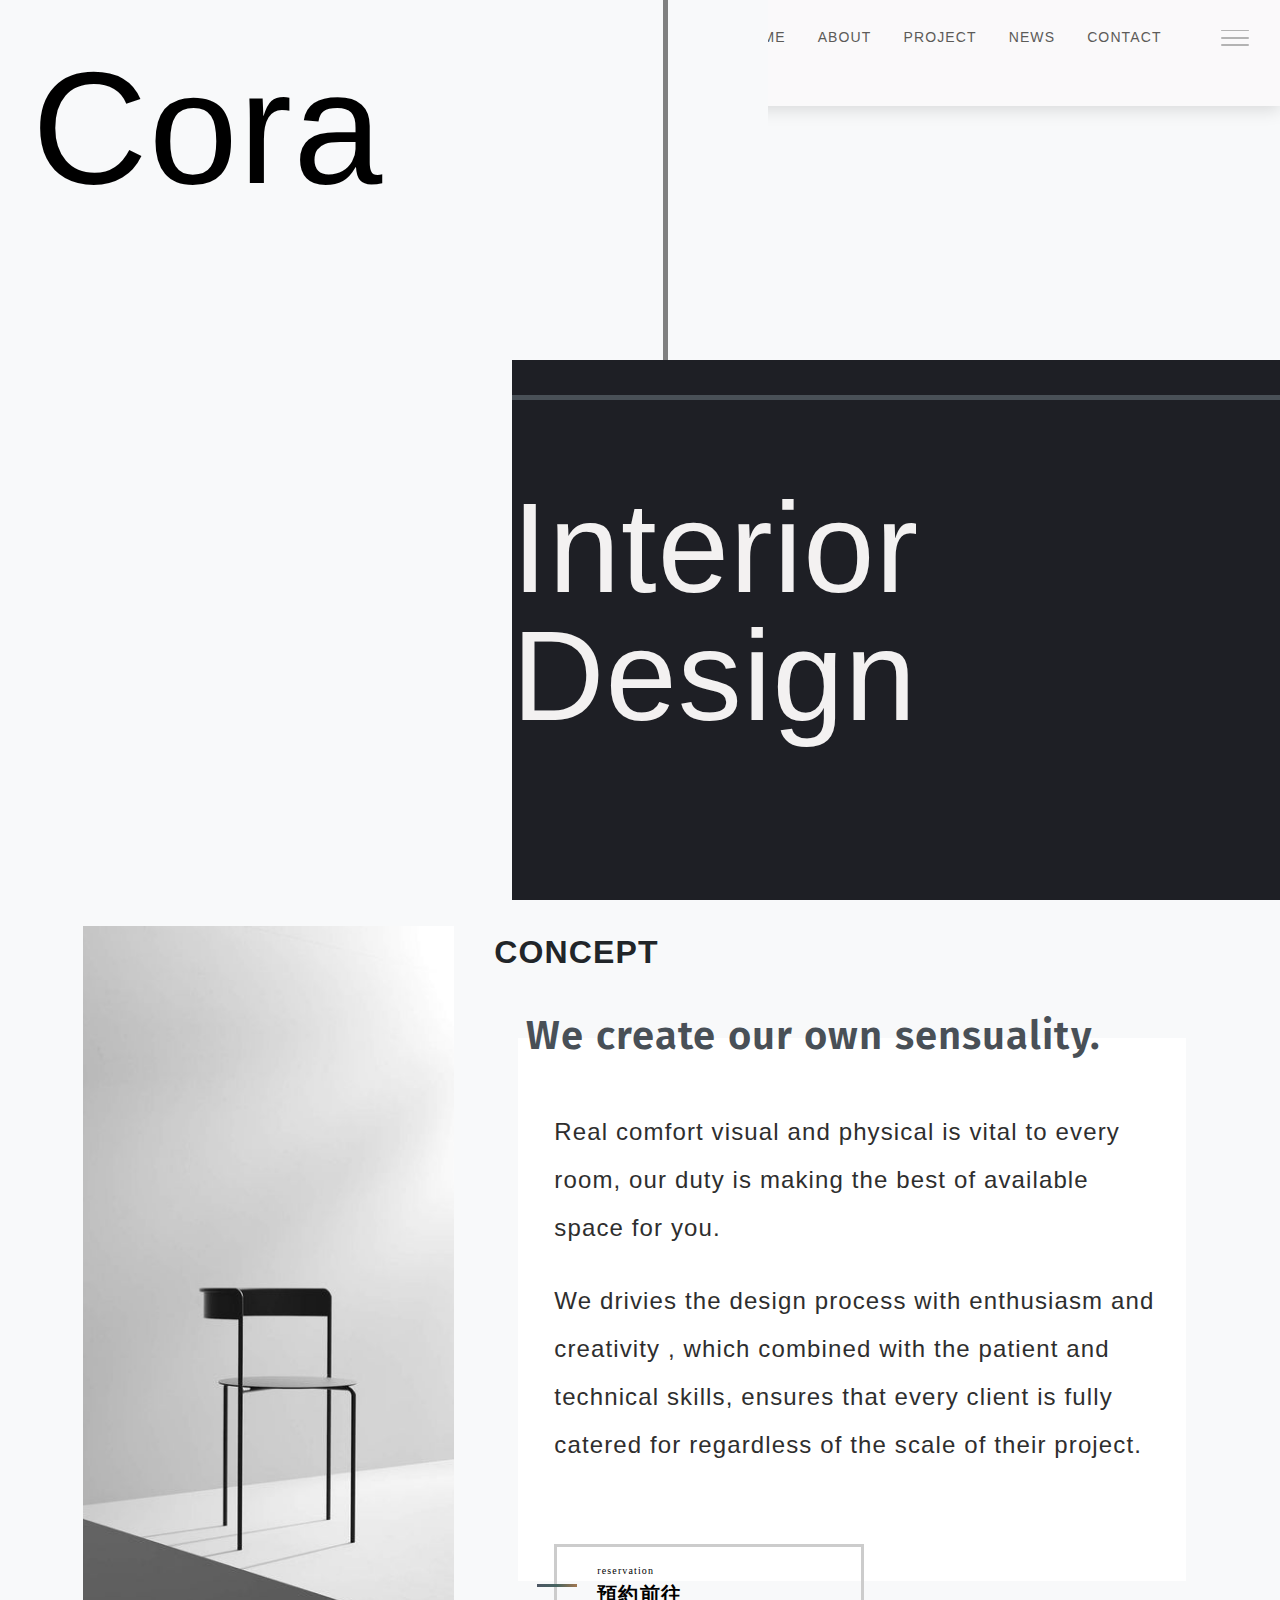
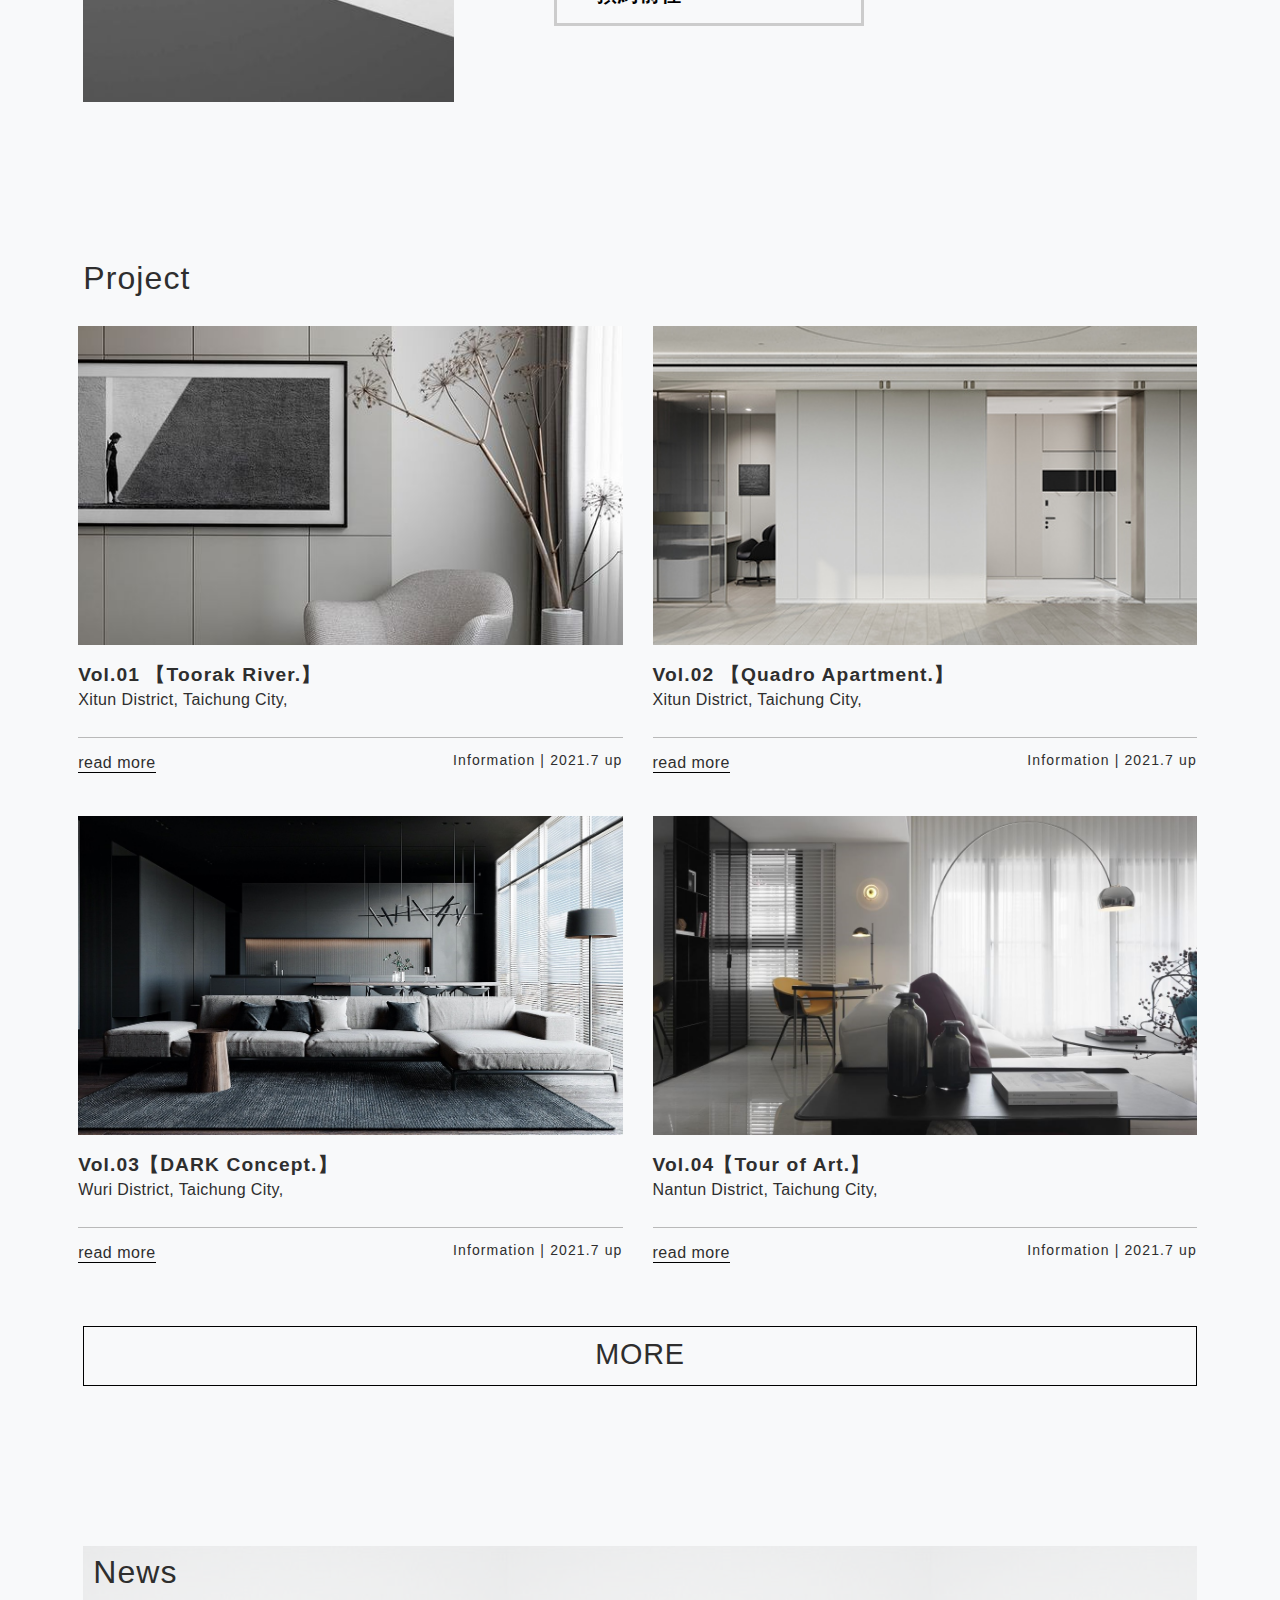
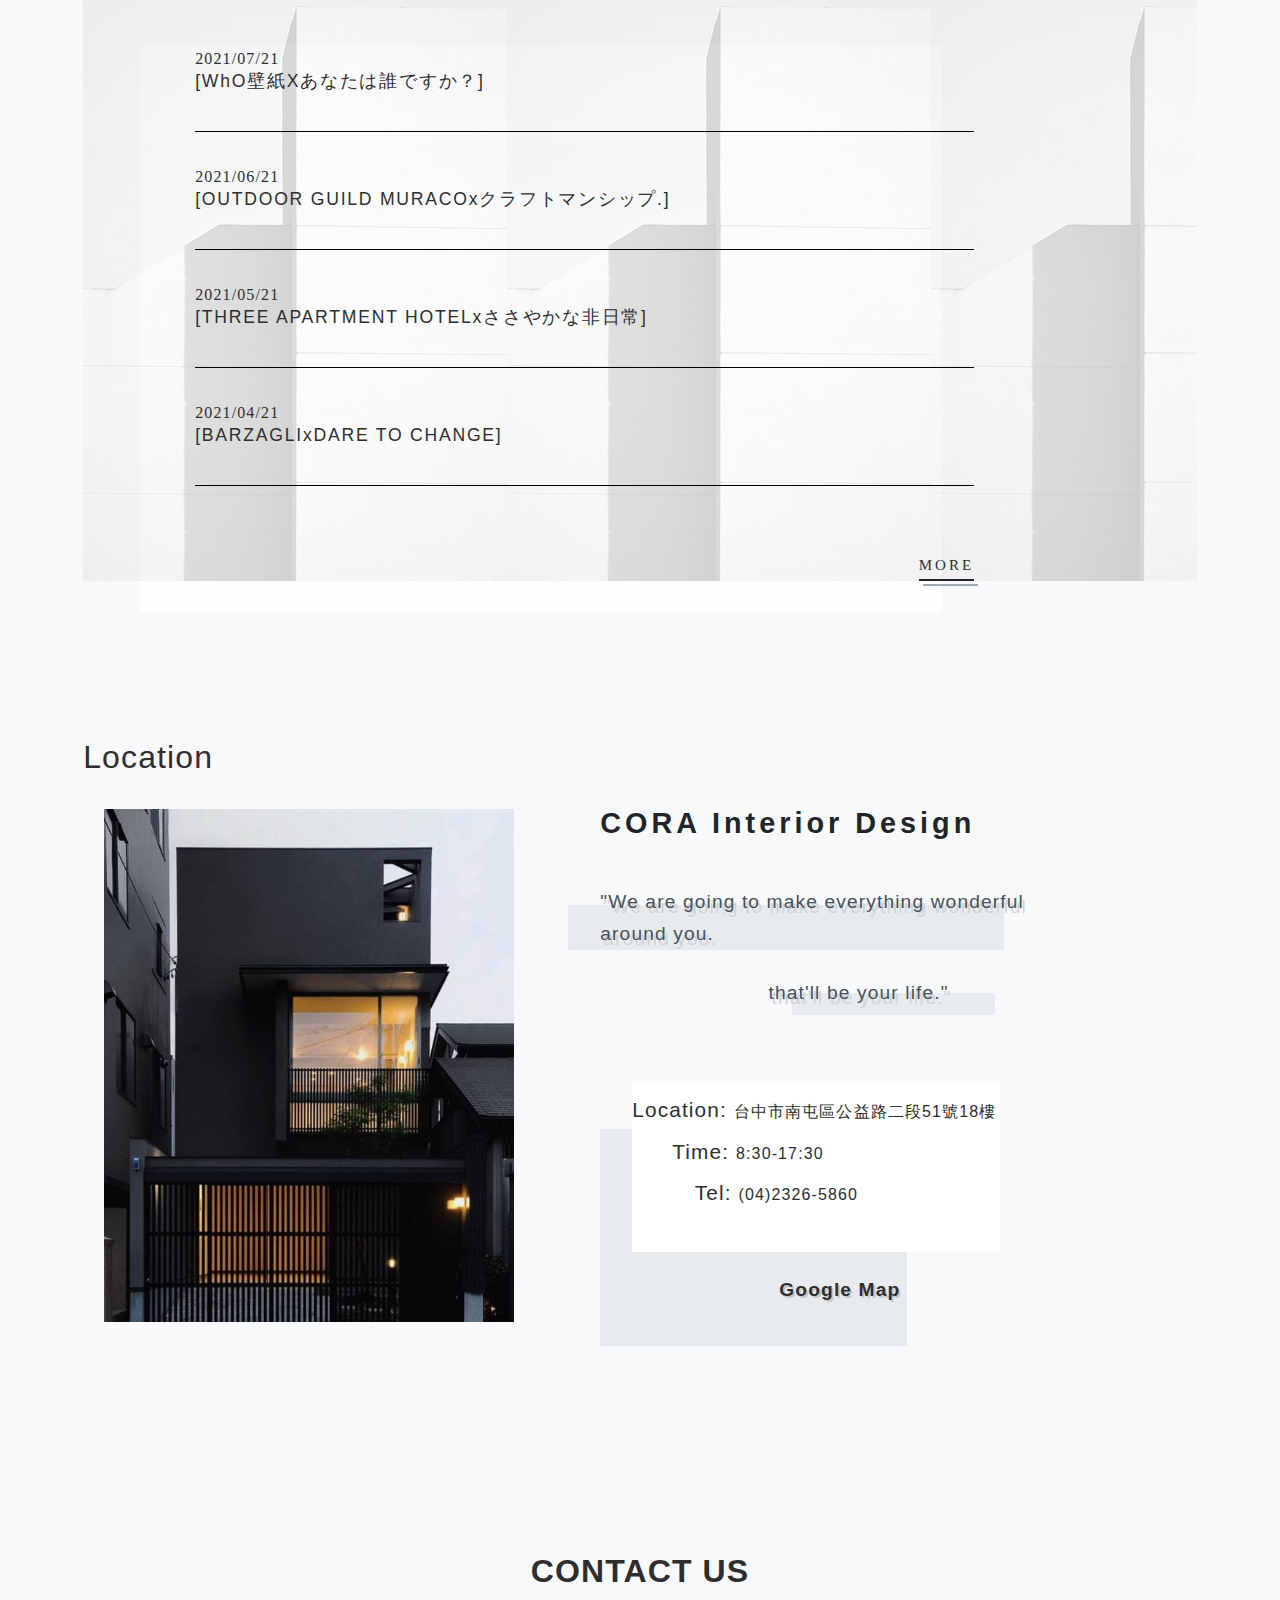
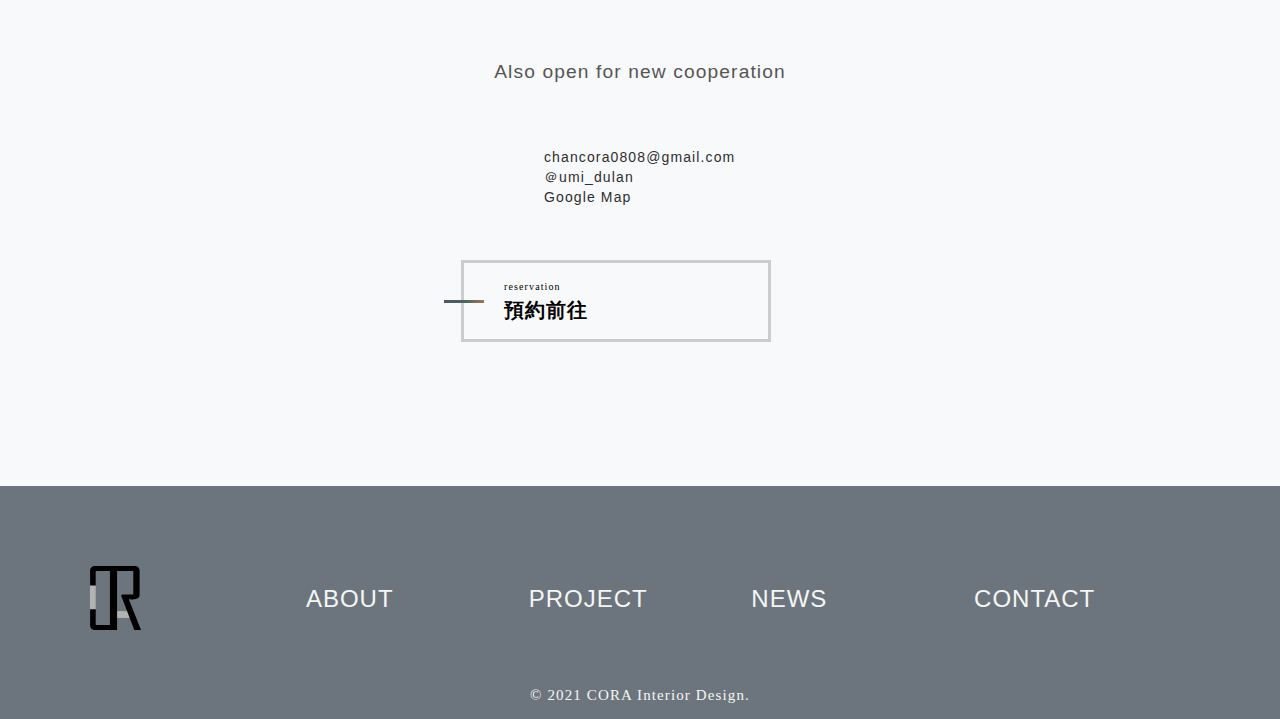
<file: CORA INTERIOR DESIGN/html/index.html>
<!DOCTYPE html>
<html lang="en">
<head>
    <meta charset="UTF-8">
    <meta http-equiv="X-UA-Compatible" content="IE=edge">
    <meta name="viewport" content="width=device-width, initial-scale=1.0">
    <link rel="shortcut icon" href="../img/logo2.svg" type="image/x-icon">
    <title>Cora Interior Design</title>
    <link rel="stylesheet" href="https://use.fontawesome.com/releases/v5.15.3/css/all.css" integrity="sha384-SZXxX4whJ79/gErwcOYf+zWLeJdY/qpuqC4cAa9rOGUstPomtqpuNWT9wdPEn2fk" crossorigin="anonymous">
    <link rel="preconnect" href="https://fonts.googleapis.com">
    <link rel="preconnect" href="https://fonts.gstatic.com" crossorigin>
    <link href="https://fonts.googleapis.com/css2?family=Fira+Sans:ital,wght@1,200&display=swap" rel="stylesheet">  
    <link rel="stylesheet" href="../css/loading.css">
    <link rel="stylesheet" href="../css/all.css">
    <link rel="stylesheet" href="../css/op.css">
    <script src="../js/jquery-3.4.1.js"></script>
</head>
<body>
    <!-- loading -->
    <span class="c-loading is-show">
        <span class="c-loadingbg"></span>
        <span class="c-loadingbg02"></span>
    </span>
    <!-- header -->
    <header id="header">
          
        <a href="../html/OP.html" class=" header-logo" >
            <img class="logo " target="style" src="../img/logo2.svg" alt="">
            <span> 
                &nbsp&nbspCORA Interior Design
            </span>
        </a>
        <div class="navbar">
            <ul  class="navbar-ul">
                <li><a href="../html/OP.html">HOME</a></li>
                <li><a href="../html/team.html">ABOUT</a></li>
                <li><a href="../html/project.html">PROJECT</a></li>
                <li><a href="../html/news.html">NEWS</a></li>
                <li><a href="../html/contact.html">CONTACT</a></li>
            </ul>
        </div>
        <div class="header-hambur">
            <input id="toggle" type="checkbox"></input>
            <label for="toggle" class="hamburger">
                <div class="top-bun"></div>
                <div class="meat"></div>
                <div class="bottom-bun"></div>
            </label>
            <div class="toggle-content" >
                <div>
                    <div class="toggle-content-l">
                        <a href="../html/OP.html">HOME</a><br>
                        <a href="../html/team.html">ABOUT</a><br>
                        <a href="../html/project.html">PROJECT</a><br>
                        <a href="../html/news.html">NEWS</a><br>
                        <a href="../html/contact.html">CONTACT</a>
                    </div>
                    <div class="toggle-content-R">
                        <a href="../html/prague.html" target="_blank" class="loc_link">
                            <span class="loc__icon">
                                <i class="fab fa-facebook-square"></i>                                       
                            </span>
                        </a> 
                            <a href="" target="_blank" class="loc_link">
                            <span class="loc__icon">
                                <i class="fab fa-instagram"></i>
                            </span>
                        </a> 
                        <a href="" target="_blank" class="loc_link">
                            <span class="loc__icon">
                                <i class="fas fa-map-marker-alt"></i>
                            </span>
                        </a> 
                    </div>
                    <div class="toggle-content-addr">
                        <input type="text" class="inputMail " name="fldEmail" maxlength="100" placeholder="Mail Address">
                        <div class="toggle-content-btn">
                            <button type="submit" class="btnSubmit " value="SEND" krydebug="1751">SEND</button>
                        </div>
                    </div>
                </div>
            </div>
        </div>
</header>
    <article>
        <div id="cover" class="main">
                <div class="main_img-container">
                    <div>
                        <img class="main_img" src="../img/01.jpg" alt="">
                    </div>
                    <div>
                        <img class="main_img " src="../img/02.jpg" alt="">
                    </div>
                    <div>
                        <img class="main_img " src="../img/1.png" alt="">
                    </div> 
                    <div>
                        <img class="main_img " src="../img/01.jpg" alt="">
                    </div>
                    <div>
                        <img class="main_img " src="../img/02.jpg" alt="">
                    </div>  
                </div>
        </div>
        <!-- first page end -->
        <section id="concept" >
                <div id="concept-inner">
                    <div class="concept-left" >
                        <div class="concept_img">
                            <!-- <div class="effect-overlay effect-delay-0"></div>
                            <div class="effect-overlay effect-delay-200"></div> -->
                        </div>
                    </div>
                    <div class="concept-right inview active">
						<div class="concept-title">
							<h2 class="title-c effect-fadein-pan effect-delay-0">CONCEPT</h2>
							<span class="title-c-c effect-fadein-pan effect-delay-400">We create our own sensuality.</span>
						</div>
                        <div class="box effect-fadein-pan effect-delay-800">
                           <p>
                             Real comfort visual and physical is vital to every room,
                             our duty is making the best of available space for you.
                           </p>

                            <p> We drivies the design process with enthusiasm and creativity ,
                                which combined with the patient and technical skills, 
                                ensures that every client is fully catered for regardless of the scale of their project.
                            </p>  
                            
                        </div>
                        <a class="contacts-lin" href="">
                            <small>reservation</small>
                            <h1>預約前往</h1>
                        </a>
					</div>
                </div>
        </section>
        <section id="journal">
            <div id="journal-inner" class="journal-inner">
                <div class="journal-header" >
                    <div class="journal_txt"> 
                        <span>Project</span>
                    </div>
                </div>
                <div class="journal_cont">
                    <div class="journal_item">
                        <a href="">  </a>
                        <div class="j-card">
                            <a href="">
                                <div class="j_thumbnail ">
                                    <img src="../img/Moscow01.jpg" alt="">
                                </div>
                            </a>
                            <div class="j-card-txt">
                                <a class="j-card-txt-name">
                                    <div >Vol.01 【Toorak River.】</div>
                                </a>
                                <p>
                                    Xitun District, Taichung City,
                                </p>
                                <hr>
                            </div>
                            <div class="j-card-bot">
                                <a   class="j-bot-a" href="">
                                    <div> read more</div>
                                </a>
                                <div>
                                    <a class="j-bot-smal"> </a>
                                    <a> Information </a>
                                    <span>|</span>
                                    2021.7 up
                                </div>
                            </div>
                        </div>
                    </div>
                    <!-- 第二個 -->
                    <div class="journal_item">
                        <a href="">  </a>
                        <div class="j-card">
                            <a href="">
                                <div class="j_thumbnail ">
                                    <img src="../img/j-06.jpg" alt="">
                                </div>
                            </a>
                        
                            <div class="j-card-txt">
                                <a class="j-card-txt-name">
                                    <div >Vol.02 【Quadro Apartment.】</div>
                                </a>
                                <p>
                                    Xitun District, Taichung City,
                                </p>
                                <hr>
                            </div>
                            <div class="j-card-bot">
                                <a   class="j-bot-a" href="">
                                    <div> read more</div>
                                </a>
                                <div>
                                    <a class="j-bot-smal"> </a>
                                    <a> Information </a>
                                    <span>|</span>
                                    2021.7 up
                                </div>
                            </div>
                        </div>
                    </div>
                    <!-- 第三個 -->
                    <div class="journal_item">
                        <a href="">  </a>
                        <div class="j-card">
                            <a href="">
                                <div class="j_thumbnail ">
                                    <img src="../img/j-05.jpg" alt="">
                                </div>
                            </a>
                        
                            <div class="j-card-txt">
                                <a class="j-card-txt-name">
                                    <div >Vol.03【DARK Concept.】</div>
                                </a>
                                <p>
                                    Wuri District, Taichung City,
                                </p>
                                <hr>
                            </div>
                            <div class="j-card-bot">
                                <a   class="j-bot-a" href="">
                                    <div> read more</div>
                                </a>
                                <div>
                                    <a class="j-bot-smal"> </a>
                                    <a> Information </a>
                                    <span>|</span>
                                    2021.7 up
                                </div>
                            </div>
                        </div>
                    </div>

                    <!-- 第四個 -->
                    <div class="journal_item">
                        <a href="">  </a>
                        <div class="j-card">
                            <a href="">
                                <div class="j_thumbnail ">
                                    <img src="../img/j-03.jpg" alt="">
                                </div>
                            </a>
                        
                            <div class="j-card-txt">
                                <a class="j-card-txt-name">
                                    <div >Vol.04【Tour of Art.】</div>
                                </a>
                                <p>
                                    Nantun District, Taichung City,
                                </p>
                                <hr>
                            </div>
                            <div class="j-card-bot">
                                <a   class="j-bot-a" href="">
                                    <div> read more</div>
                                </a>
                                <div>
                                    <a class="j-bot-smal"> </a>
                                    <a> Information </a>
                                    <span>|</span>
                                    2021.7 up
                                </div>
                            </div>
                        </div>
                    </div>
                   
                </div>
                <div class="journal_more">
                    <a class="j-btn" href="../html/project.html">MORE</a>
                </div>
        </section>
        <section id="news">
            <div id="news-inner" class="news-inner">
                <div class="news-contain">
                    <div class="news-header">
                        <div class="news_txt"> 
                            <!-- <span class="news_txt-s">News</span> -->
                        </div>
                    </div>
                    <div class="news-cont-container">
                        <!-- <div class="news-cont">
                            <div  class="news-line"></div>
                        </div> -->
                        <a href="" class="news-lin">
                            <div class="news-intr">
                                <p class="news-intr-date">2021/07/21</p>
                                <p class="news-intr-txt">[WhO壁紙Xあなたは誰ですか？]</p>
                            </div>
                            <div class="news-bottom">
                                <div  class="news-bot-line"></div>
                            </div>
                        </a>
                        <a href="" class="news-lin">
                            <div class="news-intr">
                                <p class="news-intr-date">2021/06/21</p>
                                <p class="news-intr-txt">[OUTDOOR GUILD MURACOxクラフトマンシップ.]</p>
                            </div>
                            <div class="news-bottom">
                                <div  class="news-bot-line"></div>
                            </div>
                        </a>
                        <a href="" class="news-lin">
                            <div class="news-intr">
                                <p class="news-intr-date">2021/05/21</p>
                                <p class="news-intr-txt">[THREE APARTMENT HOTELxささやかな非日常]</p>
                            </div>
                            <div class="news-bottom">
                                <div  class="news-bot-line"></div>
                            </div>
                        </a>
                        <a href="" class="news-lin">
                            <div class="news-intr">
                                <p class="news-intr-date">2021/04/21</p>
                                <p class="news-intr-txt">[BARZAGLIxDARE TO CHANGE]</p>
                            </div>
                            <div class="news-bottom">
                                <div  class="news-bot-line"></div>
                            </div>
                        </a>
                        <div class="news-more" >
                            <a href="../html/news.html" class="news-more-link">
                                <p  class="news-more-txt">more</p>
                               <div class="news-more-line" >
                                   <div class="news-more-line-cont"> </div>
                               </div>
                            </a>

                        </div>
                    </div>
                </div>
            </div>
        </section>
        <section id="location">
            <div id="loc-inner" class="loc-inner">
                <div class="loc-contain">
                    <div class="loc-header">
                        <div class="loc_txt"> 
                            <span >Location</span>
                        </div>
                    </div>
                    <div class="loc-cont-container">
                        <div  class="loc-cont-left" >
                            <img src="../img/h02.jpg" alt="">
                        </div>
                        <div class="loc-cont-txt">
                            <h1>CORA Interior Design</h1>
                            <p>"We are going to make everything wonderful <br>around you.</p><br>
                            <p> that'll be your life."</p>
                            <div class="loc-c-t-p">
                                <p >Location: <span>台中市南屯區公益路二段51號18樓</span> </p>
                                <p >Time: <span>8:30-17:30</span> </p>
                                <p >Tel: <span>(04)2326-5860</span> </p>
                                <a href="" target="_blank" class="loc_link-h">
                                    <span class="loc__icon">
                                        <i class="fas fa-map-marker-alt"></i>
                                    </span>
                                    <span class="loc-map__name">
                                        Google Map
                                    </span>
                                </a>
                            </div>
                        </div>
                    </div>
                </div> 
            </div>        
        </section>
        <section id="contacts">
            <div id="contacts-inner" class="contacts-inner">
                <div class="conta-contain">
                    <h1>CONTACT US</h1>
                    <div class="conta-txt">
                         <p>Also open for new cooperation</p>
                            <br><br><br>
                        <a href="" target="_blank" class="loc_link">
                            <span class="loc__icon">
                            <i class="far fa-envelope"></i>
                            </span>
                            <span class="loc-ins__name">
                            chancora0808@gmail.com
                            </span>
                        </a>
                        <a href="" target="_blank" class="loc_link">
                            <span class="loc__icon">
                            <i class="fab fa-instagram"></i>
                            </span>
                            <span class="loc-ins__name">
                            ＠umi_dulan
                            </span>
                        </a>
                        <a href="" target="_blank" class="loc_link">
                            <span class="loc__icon">
                                <i class="fas fa-map-marker-alt"></i>
                            </span>
                            <span class="loc-map__name">
                                Google Map
                            </span>
                        </a>
                        <a class="contacts-lin" href="">
                            <small>reservation</small>
                            <h1>預約前往</h1>
                        </a>
                    </div>
                </div>              
            </div>
        </section>
      
    </article> 
    <footer id="footer">
        <div id="footer-inner" class="footer-inner">
            <div class="foo-contain">
                    <ul class="footer__ul">
                        <li>
                            <img class="footer-logo" src="../img/logo2.svg" alt="">
                        </li>
                    </ul>
                    <ul class="footer__ul">
                        <li>
                            <a  class="footer__ul-s" href="../html/team.html">ABOUT</a>
                        </li>
                    </ul>
                    <ul class="footer__ul">
                        <li>
                            <a  class="footer__ul-s" href="../html/project.html">PROJECT</a>
                        </li>
                    </ul>
                    <ul class="footer__ul">
                        <li>
                            <a  class="footer__ul-s" href="../html/news.html">NEWS</a>
                        </li>
                    </ul>
                    <ul class="footer__ul">
                        <li>
                            <a  class="footer__ul-s" href="../html/contact.html">CONTACT</a>
                        </li>
                    </ul>
            </div>  
            <div class="footer-bottom">
                <small class="copy">© 2021 CORA Interior Design.</small>
            </div>     
        </div>     
    </footer >      
    <script>
            //  $ (document).ready(function() {

            //             $(".award-f-c").hover(function () {
            //                 $(this).css("border","2px solid #212529");
            //             },function () {
            //                 $(this).css("border"," 1px solid #212529");

            //             });

            // })
            $(document).ready(function() {
                window.setTimeout("fadeMyDiv();", 2800); //call fade in 3 seconds
                }
            )

            function fadeMyDiv() {
            $(".is-show").fadeOut('easing');

            }

           
    </script>   
     
                
     
    
            

     

       
        
        
   
</body>
</html>
</file>
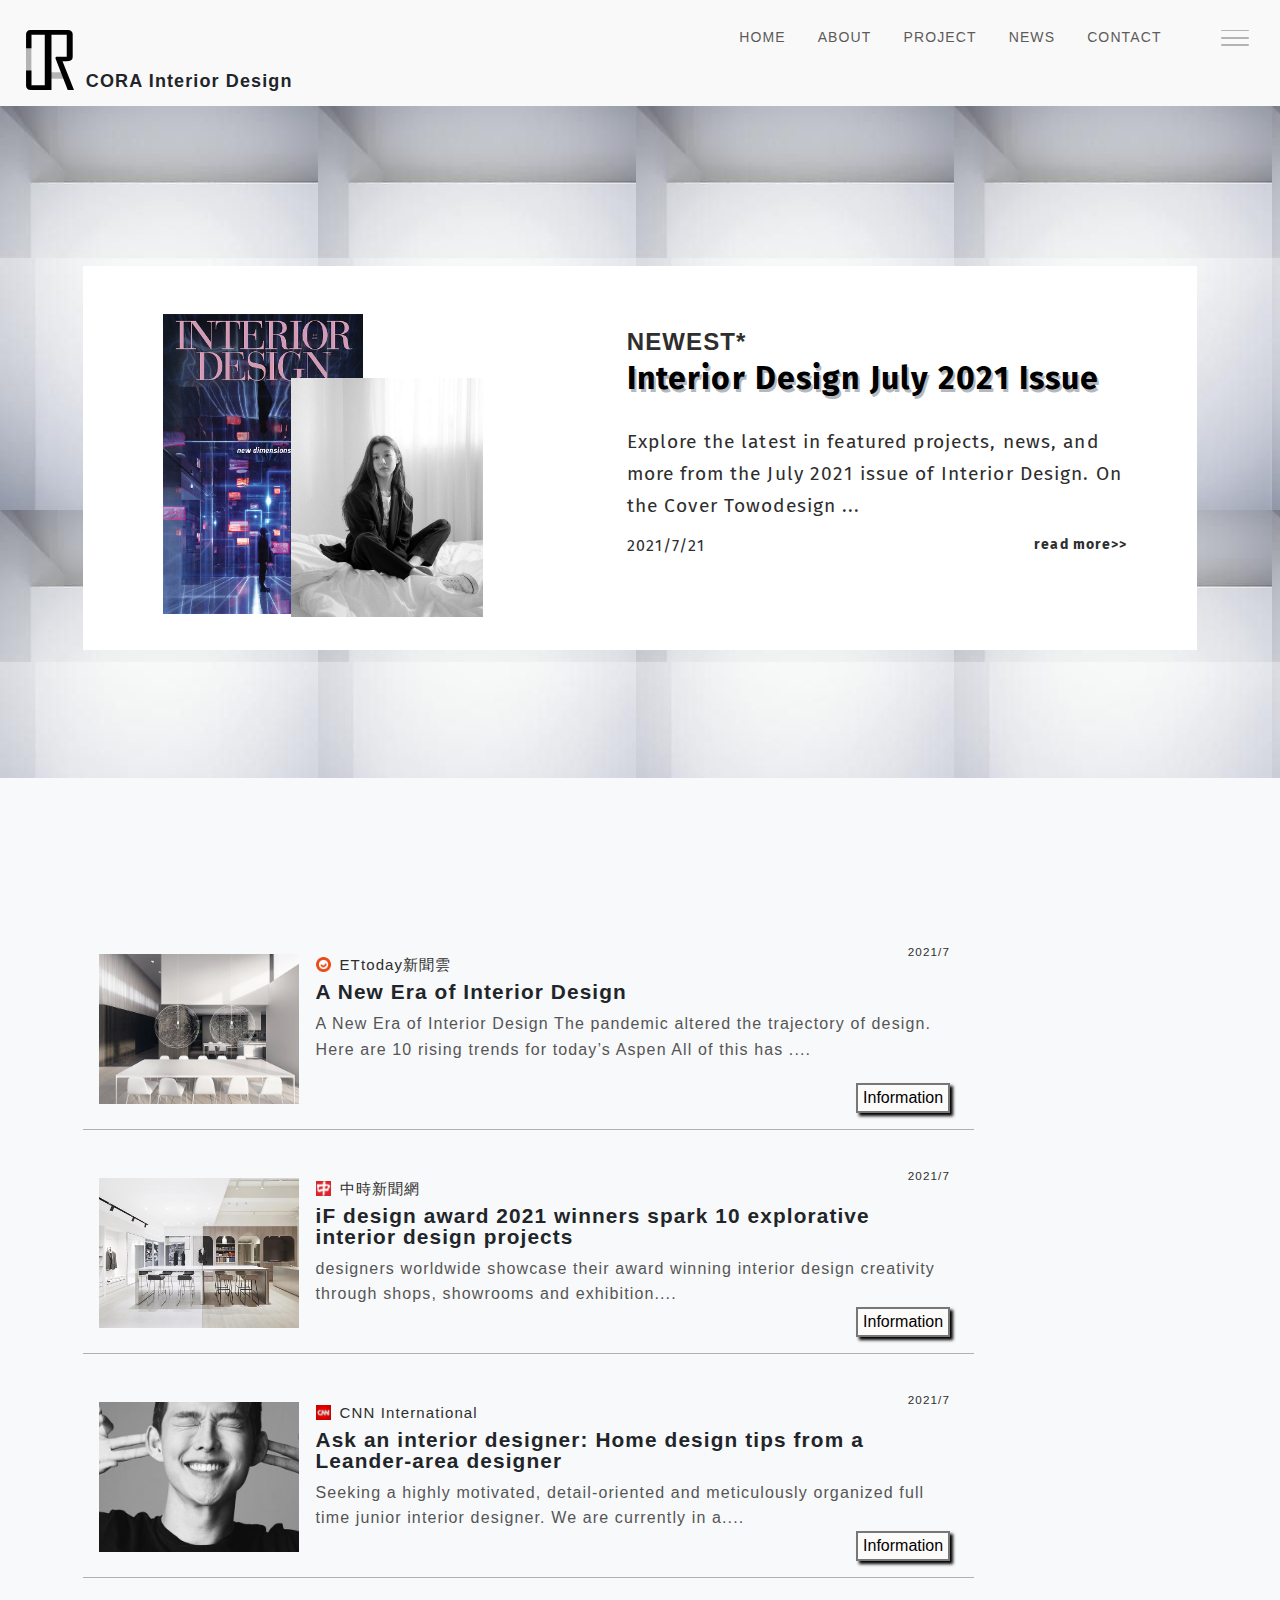
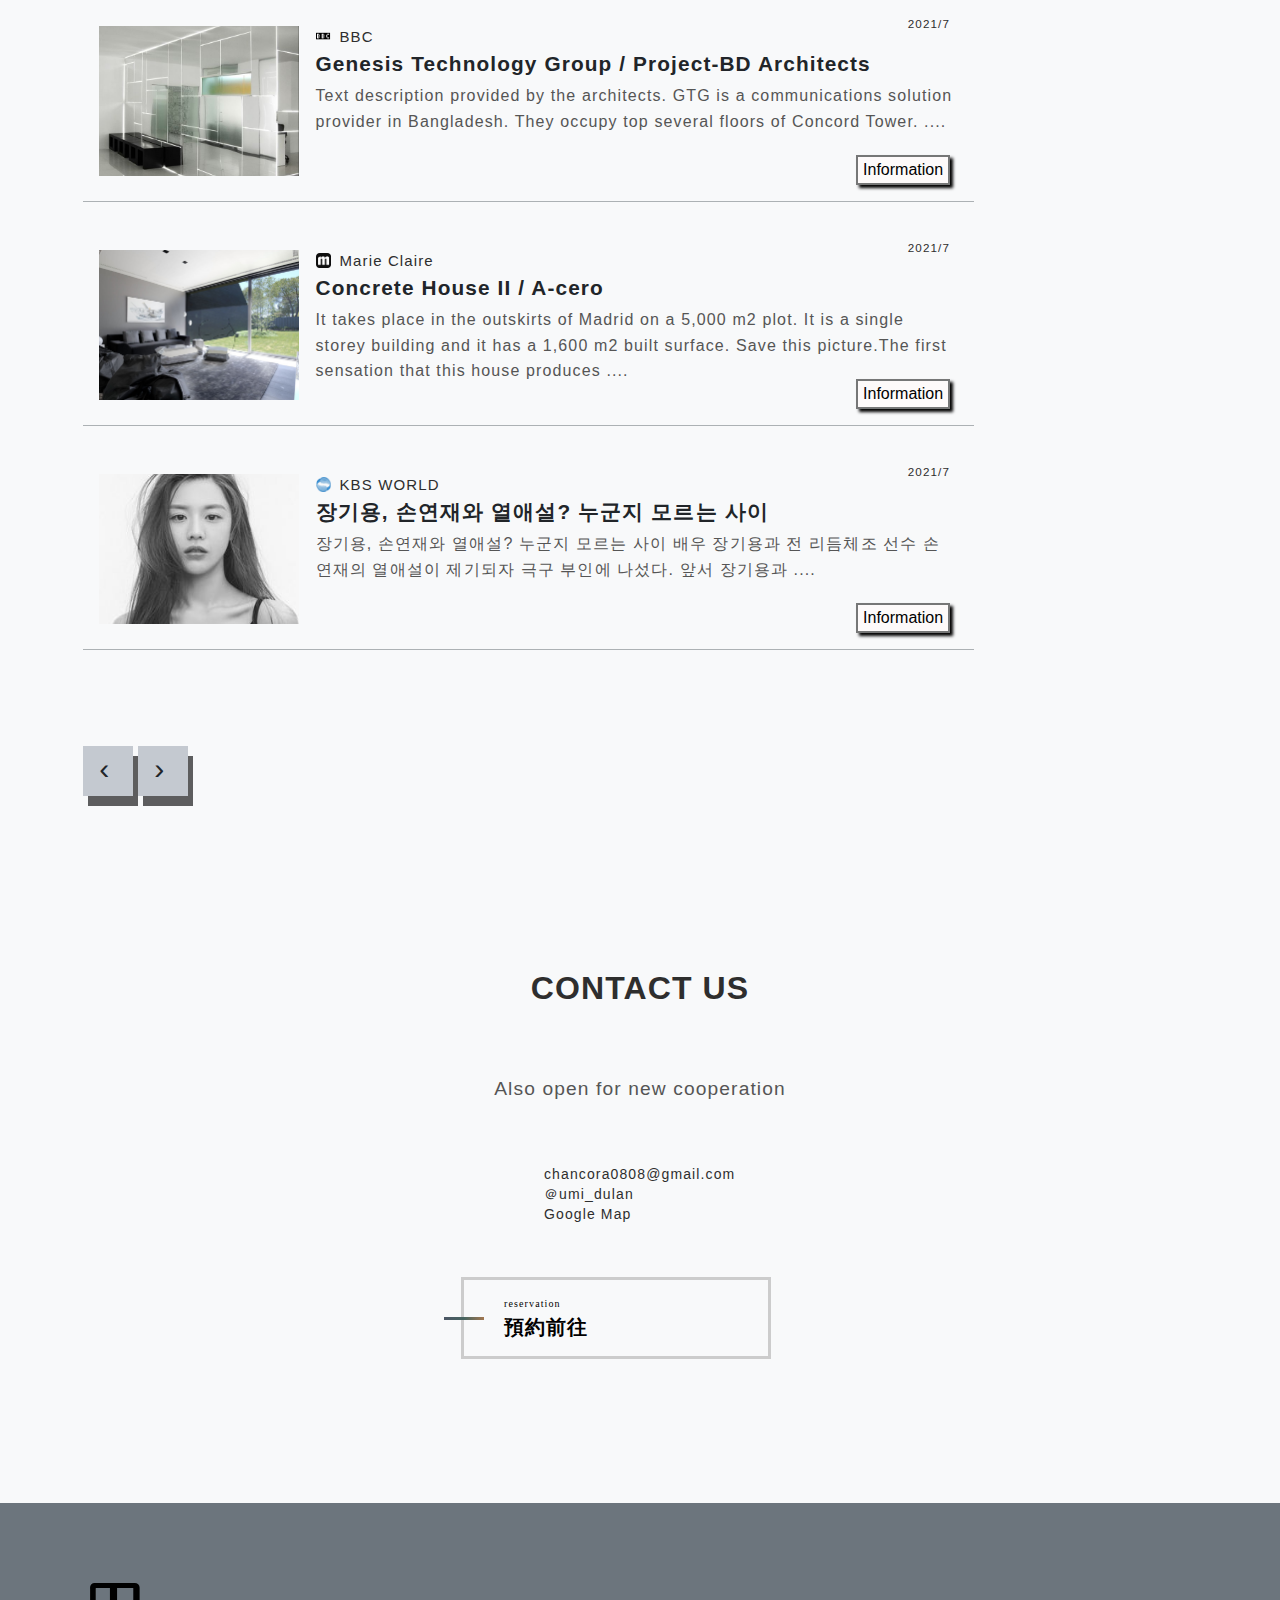
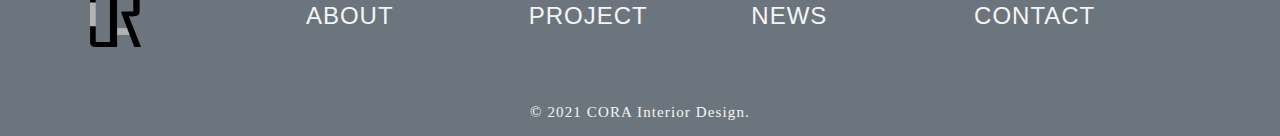
<file: CORA INTERIOR DESIGN/html/news.html>
<!DOCTYPE html>
<html lang="en">
<head>
    <meta charset="UTF-8">
    <meta http-equiv="X-UA-Compatible" content="IE=edge">
    <meta name="viewport" content="width=device-width, initial-scale=1.0">
    <link rel="shortcut icon" href="../img/logo2.svg" type="image/x-icon">
    <title>Cora Interior Design</title>
    <link rel="stylesheet" href="https://use.fontawesome.com/releases/v5.15.3/css/all.css" integrity="sha384-SZXxX4whJ79/gErwcOYf+zWLeJdY/qpuqC4cAa9rOGUstPomtqpuNWT9wdPEn2fk" crossorigin="anonymous">
    <link rel="preconnect" href="https://fonts.googleapis.com">
    <link rel="preconnect" href="https://fonts.gstatic.com" crossorigin>
    <link href="https://fonts.googleapis.com/css2?family=Fira+Sans:ital,wght@1,200&display=swap" rel="stylesheet">  
    <link rel="stylesheet" href="../css/all.css">
    <link rel="stylesheet" href="../css/news.css">
    <script src="../js/jquery-3.4.1.js"></script>
</head>
<body>
    <header id="header">
           
        <a href="../html/index.html" class=" header-logo">
            <img class="logo " target="style" src="../img/logo2.svg" alt="">
            <span> 
                &nbsp&nbspCORA Interior Design
            </span>
        </a>
        <div class="navbar">
            <ul  class="navbar-ul">
                <li><a href="../html/index.html">HOME</a></li>
                <li><a href="../html/team.html">ABOUT</a></li>
                <li><a href="../html/project.html">PROJECT</a></li>
                <li><a href="../html/news.html">NEWS</a></li>
                <li><a href="../html/contact.html">CONTACT</a></li>
            </ul>
           
        </div>
        <div class="header-hambur">
            <input id="toggle" type="checkbox"></input>
            <label for="toggle" class="hamburger">
                <div class="top-bun"></div>
                <div class="meat"></div>
                <div class="bottom-bun"></div>
            </label>
            <div class="toggle-content" >
                <div>
                    <div class="toggle-content-l">
                        <a href="../html/index.html">HOME</a><br>
                        <a href="../html/team.html">ABOUT</a><br>
                        <a href="../html/project.html">PROJECT</a><br>
                        <a href="../html/news.html">NEWS</a><br>
                        <a href="../html/contact.html">CONTACT</a>
                    </div>
                    <div class="toggle-content-R">
                        <a href="../html/prague.html" target="_blank" class="loc_link">
                            <span class="loc__icon">
                                <i class="fab fa-facebook-square"></i>                                       
                            </span>
                        </a> 
                            <a href="" target="_blank" class="loc_link">
                            <span class="loc__icon">
                                <i class="fab fa-instagram"></i>
                            </span>
                        </a> 
                        <a href="" target="_blank" class="loc_link">
                            <span class="loc__icon">
                                <i class="fas fa-map-marker-alt"></i>
                            </span>
                        </a> 
                    </div>
                    <div class="toggle-content-addr">
                        <input type="text" class="inputMail " name="fldEmail" maxlength="100" placeholder="Mail Address">
                        <div class="toggle-content-btn">
                            <button type="submit" class="btnSubmit " value="SEND" krydebug="1751">SEND</button>
                        </div>
                    </div>
                </div>
            </div>
        </div>
</header>
    <article>
        <!-- <section id="news-bg" >
            <div id="news-bg-inner">
                <div class="news-bg-cont" >
                    <h2>Contacts us</h2>
                </div>
                <p>Cora Interior Design</p>
            </div>
        </section> -->
        <!-- OUR TEAM -->
        <section id="NEWS" >
                <div id="NEWS-inner">
                    <div class="NEWS-contain">
                        <div class="NEWS-left" >
                            <img src="../img/NEWEST.jpg" alt="">
                        </div>
                        <div class="NEWS-right">
                                <h1>NEWEST*</h1>
                                <h2 >Interior Design July 2021 Issue</h2>
                            <div class="NEWS-box ">
                                <p>
                                    Explore the latest in featured projects, news, and more from the July 2021 issue of Interior Design. On the Cover Towodesign ...
                                </p>  
                               <div>
                                    <a href=""> read more>></a>
                                </div>
                                <small>2021/7/21</small>
                            </div>
                        </div>
                    </div>
        </section>
        <section id="news-row">
            <div id="news-row-inner" class="news-row-inner">
                <div class="news-rcont">
                        <div class="news-img">
                            <img src="../img/ham_img02.jpg" alt="">
                        </div>
                        <div  class="news-txt">
                          <div  class="news-logo ett">
                            <span > ETtoday新聞雲 </span>
                          </div>
                          <h3>A New Era of Interior Design</h3>
                          <p>A New Era of Interior Design
                            The pandemic altered the trajectory of design.
                             Here are 10 rising trends for today’s Aspen 
                             All of this has ....
                        </p>
                        <button>
                            <a href="">Information</a>
                        </button>
                            <small>2021/7</small>
                      </div>
                     
                </div>
                <div class="news-rcont">
                    <div class="news-img">
                        <img src="../img/m01.jpg" alt="">
                    </div>
                    <div  class="news-txt">
                        <div  class="news-logo midle">
                          <span >中時新聞網 </span>
                        </div>
                        <h3>iF design award 2021 winners spark 10 explorative interior design projects</h3>
                        <p>
                            designers worldwide showcase their award winning interior design creativity through shops, showrooms and exhibition....
                        </p>
                        <button>
                            <a href="">Information</a>
                        </button>
                            <small>2021/7</small>
                    </div>
                    
                </div>
                <div class="news-rcont">
                    <div class="news-img">
                        <img src="../img/no3.jpg" alt="">
                    </div>
                    <div  class="news-txt">
                        <div  class="news-logo cnn">
                          <span >CNN International </span>
                        </div>
              
                        <h3>Ask an interior designer: Home design tips from a Leander-area designer</h3>
                        <p>Seeking a highly motivated, detail-oriented and meticulously organized full time junior interior designer. 
                            We are currently in a....
                        </p>
                        <button>
                            <a href="">Information</a>
                        </button>
                            <small>2021/7</small>
                    </div>
                    
                </div>
                <div class="news-rcont">
                    <div class="news-img">
                        <img src="../img/no2.jpg" alt="">
                    </div>
                    <div  class="news-txt">
                        <div  class="news-logo bbc">
                          <span >BBC</span>
                        </div>
                        <h3>Genesis Technology Group / Project-BD Architects</h3>
                        <p>Text description provided by the architects. GTG is a  communications solution provider in Bangladesh. They occupy top several floors of Concord Tower. 
                           ....
                          </p>
                          <button>
                            <a href="">Information</a>
                        </button>
                            <small>2021/7</small>
                    </div>
                    
                </div>
                <div class="news-rcont">
                    <div class="news-img">
                        <img src="../img/n01.jpg" alt="">
                    </div>
                    <div  class="news-txt">
                        <div  class="news-logo maria">
                          <span >Marie Claire</span>
                        </div>
              
                        <h3>Concrete House II / A-cero</h3>
                        <p> It takes place in the outskirts of Madrid on a 5,000 m2 plot. It is a single storey building and it has a 1,600 m2 built surface.
                            Save this picture.The first sensation that this house produces ....
                          </p>
                          <button>
                            <a href="">Information</a>
                        </button>
                            <small>2021/7</small>
                    </div>
                    
                </div>
                <div class="news-rcont">
                    <div class="news-img kimg">
                        <img src="../img/k04.jpg" alt="">
                    </div>
                    <div  class="news-txt">
                        <div  class="news-logo kbs">
                          <span >KBS WORLD</span>
                        </div>
                        <h3>장기용, 손연재와 열애설? 누군지 모르는 사이</h3>
                        <p>장기용, 손연재와 열애설? 누군지 모르는 사이 
                            배우 장기용과 전 리듬체조 선수 손연재의 열애설이 제기되자 극구 부인에 나섰다.
                            앞서 장기용과  ....
                          </p>
                          <button>
                            <a href="">Information</a>
                        </button>
                            <small>2021/7</small>
                    </div>
                </div>
            </div>
            <div class="page-btn">
                <a href="#" class="previous ">&#8249;</a>
                <a href="#" class="next ">&#8250;</a>
            </div>
        </section>
       
        <section id="contacts">
            <div id="contacts-inner" class="contacts-inner">
                <div class="conta-contain">
                    <h1>CONTACT US</h1>
                    <div class="conta-txt">
                         <p>Also open for new cooperation</p>
                            <br><br><br>
                        <a href="" target="_blank" class="loc_link">
                            <span class="loc__icon">
                            <i class="far fa-envelope"></i>
                            </span>
                            <span class="loc-ins__name">
                            chancora0808@gmail.com
                            </span>
                        </a>
                        <a href="" target="_blank" class="loc_link">
                            <span class="loc__icon">
                            <i class="fab fa-instagram"></i>
                            </span>
                            <span class="loc-ins__name">
                            ＠umi_dulan
                            </span>
                        </a>
                        <a href="" target="_blank" class="loc_link">
                            <span class="loc__icon">
                                <i class="fas fa-map-marker-alt"></i>
                            </span>
                            <span class="loc-map__name">
                                Google Map
                            </span>
                        </a>
                        <a class="contacts-lin" href="">
                            <small>reservation</small>
                            <h1>預約前往</h1>
                        </a>
                    </div>
                </div>              
            </div>
        </section>
        
    </article>   
    <footer id="footer">
        <div id="footer-inner" class="footer-inner">
            <div class="foo-contain">
                    <ul class="footer__ul">
                        <li>
                            <img class="footer-logo" src="../img/logo2.svg" alt="">
                        </li>
                    </ul>
                    <ul class="footer__ul">
                        <li>
                            <a  class="footer__ul-s" href="../html/team.html">ABOUT</a>
                        </li>
                    </ul>
                    <ul class="footer__ul">
                        <li>
                            <a  cl ass="footer__ul-s" href="../html/project.html">PROJECT</a>
                        </li>
                    </ul>
                    <ul class="footer__ul">
                        <li>
                            <a  class="footer__ul-s" href="../html/news.html">NEWS</a>
                        </li>
                    </ul>
                    <ul class="footer__ul">
                        <li>
                            <a  class="footer__ul-s" href="../html/contact.html">CONTACT</a>
                        </li>
                    </ul>
            </div>  
            <div class="footer-bottom"> 
                <small class="copy">© 2021 CORA Interior Design.</small>
            </div>     
        </div>     
    </footer >
    <script>
        // $ (document).ready(function() {

        //     $(".NEWS-right>h2").hover(function () {
        //         $(this).css("border","2px solid #212529");
        //     },function () {
        //         $(this).css("border"," 1px solid #212529");

        //     });
            
        // })
       
       
        
    </script>
</body>
</html>
</file>
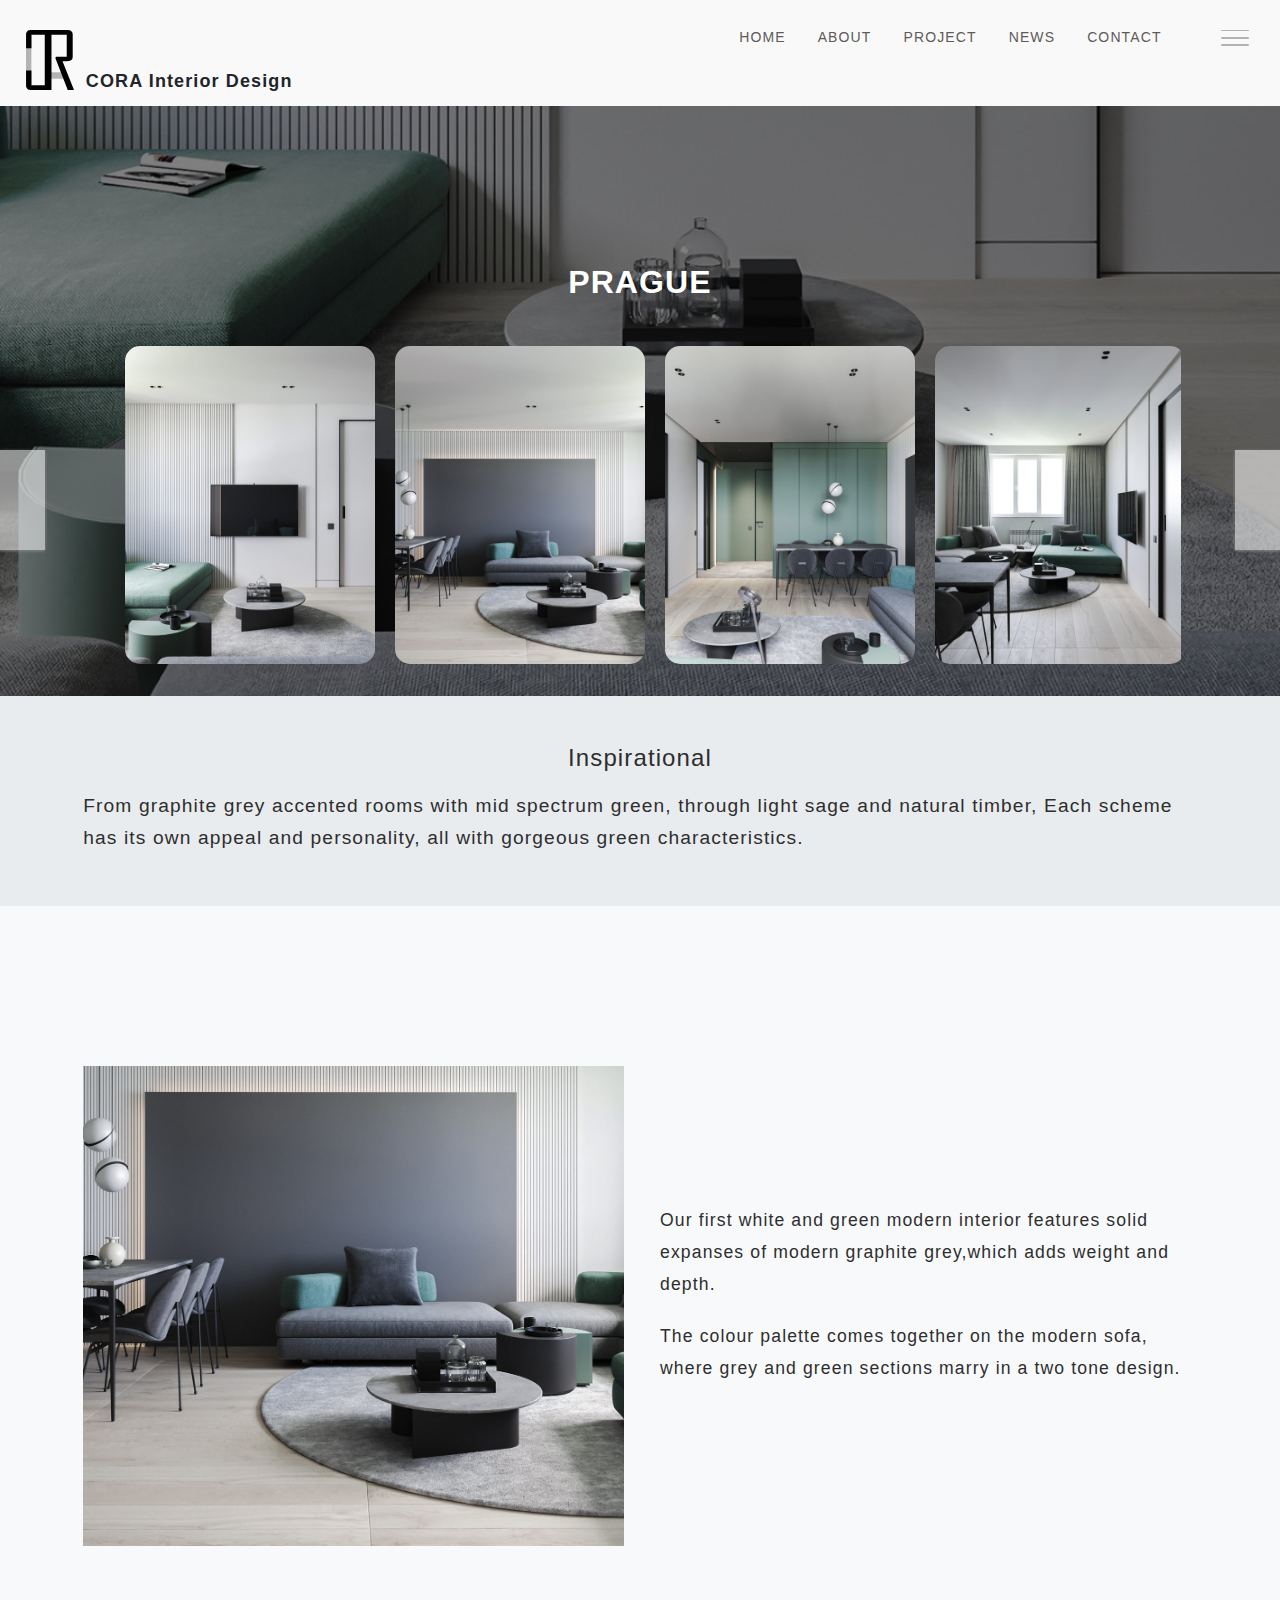
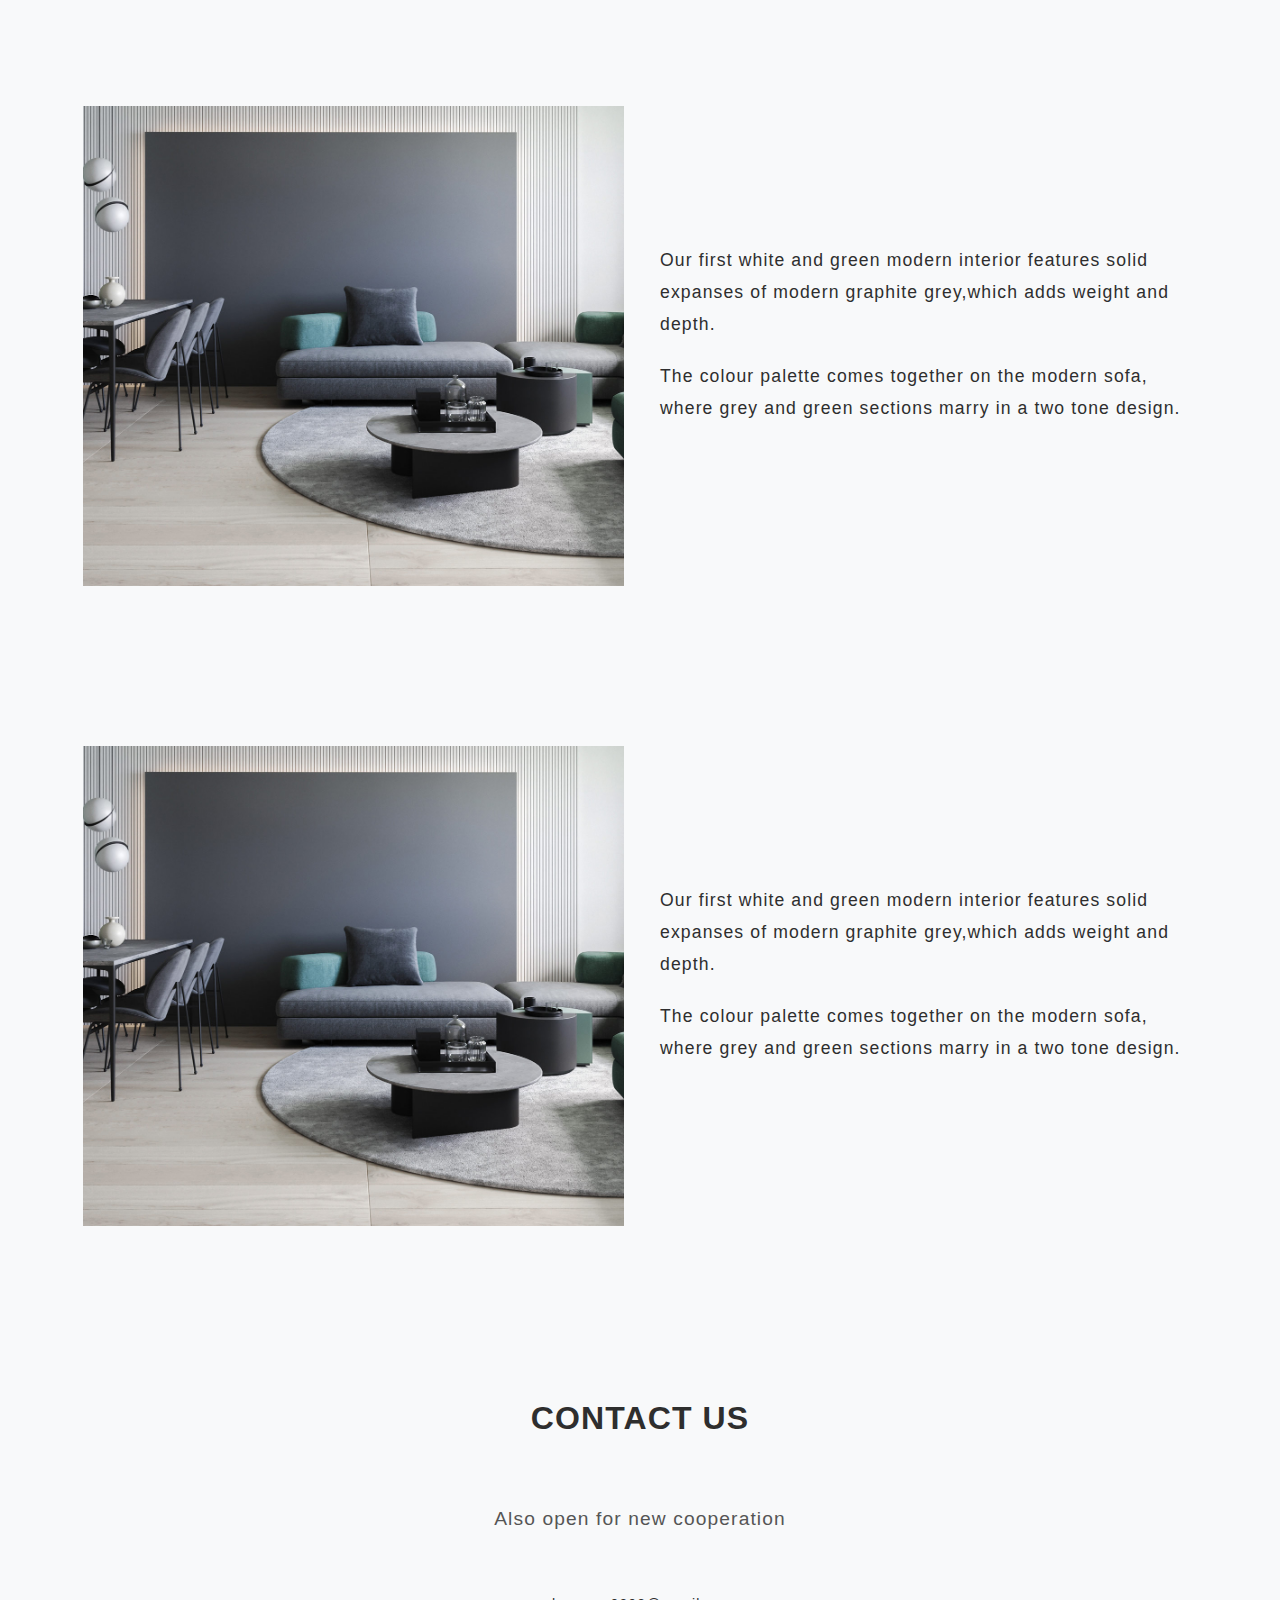
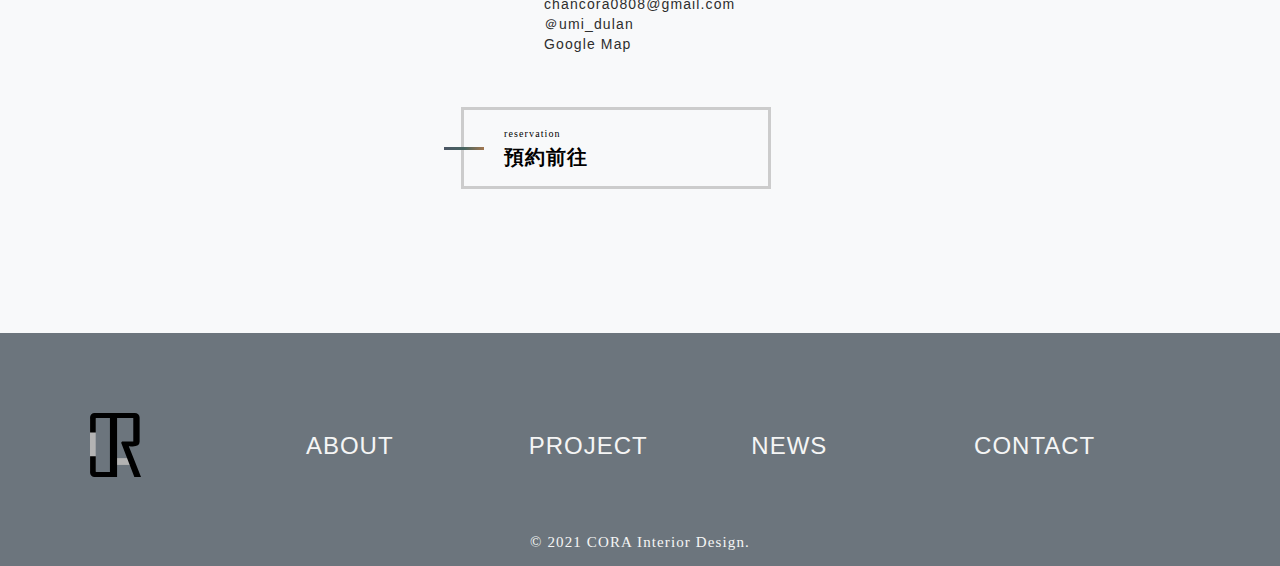
<file: CORA INTERIOR DESIGN/html/prague.html>
<!DOCTYPE html>
<html lang="en">
<head>
    <meta charset="UTF-8">
    <meta http-equiv="X-UA-Compatible" content="IE=edge">
    <meta name="viewport" content="width=device-width, initial-scale=1.0">
    <link rel="shortcut icon" href="../img/logo2.svg" type="image/x-icon">
    <title>Cora Interior Design</title>
    <link rel="stylesheet" href="https://use.fontawesome.com/releases/v5.15.3/css/all.css" integrity="sha384-SZXxX4whJ79/gErwcOYf+zWLeJdY/qpuqC4cAa9rOGUstPomtqpuNWT9wdPEn2fk" crossorigin="anonymous">
    <link rel="stylesheet" href="../css/all.css">
    <link rel="stylesheet" href="../css/prague.css">
    <script src="../js/jquery-3.4.1.js"></script>
    

</head>
<body>
    <header id="header">
           
        <a href="../html/OP.html" class=" header-logo">
            <img class="logo " target="style" src="../img/logo2.svg" alt="">
            <span> 
                &nbsp&nbspCORA Interior Design
            </span>
        </a>
        <div class="navbar">
            <ul  class="navbar-ul">
                <li><a href="../html/OP.html">HOME</a></li>
                <li><a href="../html/team.html">ABOUT</a></li>
                <li><a href="../html/project.html">PROJECT</a></li>
                <li><a href="../html/news.html">NEWS</a></li>
                <li><a href="../html/contact.html">CONTACT</a></li>
            </ul>
           
        </div>
        <div class="header-hambur">
            <input id="toggle" type="checkbox"></input>
            <label for="toggle" class="hamburger">
                <div class="top-bun"></div>
                <div class="meat"></div>
                <div class="bottom-bun"></div>
            </label>
            <div class="toggle-content" >
                <div>
                    <div class="toggle-content-l">
                        <a href="../html/OP.html">HOME</a><br>
                        <a href="../html/team.html">ABOUT</a><br>
                        <a href="../html/project.html">PROJECT</a><br>
                        <a href="../html/news.html">NEWS</a><br>
                        <a href="../html/contact.html">CONTACT</a>
                    </div>
                    <div class="toggle-content-R">
                        <a href="../html/prague.html" target="_blank" class="loc_link">
                            <span class="loc__icon">
                                <i class="fab fa-facebook-square"></i>                                       
                            </span>
                        </a> 
                            <a href="" target="_blank" class="loc_link">
                            <span class="loc__icon">
                                <i class="fab fa-instagram"></i>
                            </span>
                        </a> 
                        <a href="" target="_blank" class="loc_link">
                            <span class="loc__icon">
                                <i class="fas fa-map-marker-alt"></i>
                            </span>
                        </a> 
                    </div>
                    <div class="toggle-content-addr">
                        <input type="text" class="inputMail " name="fldEmail" maxlength="100" placeholder="Mail Address">
                        <div class="toggle-content-btn">
                            <button type="submit" class="btnSubmit " value="SEND" krydebug="1751">SEND</button>
                        </div>
                    </div>
                </div>
            </div>
        </div>
</header>
        <section id="project-title" >
                <div id="project-title-inner">
                    <h1 class="project-t-txt">PRAGUE</h1>
                    <div class="project-img-contain">
                        <div id="slider-container" class=" slider">
                            <div class="slide">
                                <img src="../img/p01-01.jpg" alt="">
                            </div>
                            <div class="slide">
                                <img src="../img/p01-02.jpg" alt="">
                            </div>
                            <div class="slide">
                                <img src="../img/p01-05.jpg" alt="">
                            </div>
                            <div class="slide">
                                <img src="../img/p01-04.jpg" alt="">
                            </div>
                            <div class="slide">
                                <img src="../img/p01-06.jpg" alt="">
                            </div>
                            <div class="slide">
                                <img src="../img/P01-09.jpg" alt="">
                            </div>
                            <div class="slide">
                                <img src="../img/p01-10.jpg" alt="">
                            </div>
                            <div class="slide">
                                <img src="../img/p01-11.jpg" alt="">
                            </div>
                            <div class="slide">
                                <img src="../img/P01-16.jpg" alt="">
                            </div>
                            <div class="slide">
                                <img src="../img/P01-17.jpg" alt="">
                            </div>
                            <div class="slide">
                                <img src="../img/p10-13.jpg" alt="">
                            </div>
                            <div class="slide">
                                <img src="../img/P10-14.jpg" alt="">
                            </div>
                            <div class="slide">
                                <img src="../img/P10-15.jpg" alt="">
                            </div>
                            <div onclick="prev()" class="control-prev-btn">
                                <i class="fas fa-angle-left"></i>
                           </div>
                           <div onclick="next()" class="control-next-btn">
                            <i class="fas fa-arrow-right"></i>
                        </div>
                        </div>
                    </div>
                </div>
        </section>
    <article>
        <section id="inspirational">
            <div class="inspir-inner">
                <div class="inspir-cont">
                    <span>Inspirational</span>
                    <p>
                        From graphite grey accented rooms with mid spectrum green, through light sage and natural timber, 
                        Each scheme has its own appeal and personality, all with gorgeous green characteristics.
                    </p>
                </div>
            </div>
        </section>
        <section id="living-room">
            <div id="living-room-inner" class="living-room-inner">
                <div class="lvr-left">
                   <img src="../img/p01-02.jpg" alt="">
                </div>
                <div  class="lvr-right">
                    <div class="lvr-right-txt">
                        <p>
                            Our first white and green modern interior features solid expanses of modern graphite grey,which adds weight and depth. <br>
                            
                        </p>
                        <p>
                            The colour palette comes together on the modern sofa, where grey and green sections marry in a two tone design. <br>
                        </p>
                        
                    </div>
                </div>
            </div>
        </section>
        <section id="living-room">
            <div id="living-room-inner" class="living-room-inner">
                <div class="lvr-left">
                   <img src="../img/p01-02.jpg" alt="">
                </div>
                <div  class="lvr-right">
                    <div class="lvr-right-txt">
                        <p>
                            Our first white and green modern interior features solid expanses of modern graphite grey,which adds weight and depth. <br>
                            
                        </p>
                        <p>
                            The colour palette comes together on the modern sofa, where grey and green sections marry in a two tone design. <br>
                        </p>
                        
                    </div>
                </div>
            </div>
        </section>
        <section id="living-room">
            <div id="living-room-inner" class="living-room-inner">
                <div class="lvr-left">
                   <img src="../img/p01-02.jpg" alt="">
                </div>
                <div  class="lvr-right">
                    <div class="lvr-right-txt">
                        <p>
                            Our first white and green modern interior features solid expanses of modern graphite grey,which adds weight and depth. <br>
                            
                        </p>
                        <p>
                            The colour palette comes together on the modern sofa, where grey and green sections marry in a two tone design. <br>
                        </p>
                        
                    </div>
                </div>
            </div>
        </section>
        
        <section id="contacts">
            <div id="contacts-inner" class="contacts-inner">
                <div class="conta-contain">
                    <h1>CONTACT US</h1>
                    <div class="conta-txt">
                         <p>Also open for new cooperation</p>
                            <br><br><br>
                        <a href="" target="_blank" class="loc_link">
                            <span class="loc__icon">
                            <i class="far fa-envelope"></i>
                            </span>
                            <span class="loc-ins__name">
                            chancora0808@gmail.com
                            </span>
                        </a>
                        <a href="" target="_blank" class="loc_link">
                            <span class="loc__icon">
                            <i class="fab fa-instagram"></i>
                            </span>
                            <span class="loc-ins__name">
                            ＠umi_dulan
                            </span>
                        </a>
                        <a href="" target="_blank" class="loc_link">
                            <span class="loc__icon">
                                <i class="fas fa-map-marker-alt"></i>
                            </span>
                            <span class="loc-map__name">
                                Google Map
                            </span>
                        </a>
                        <a class="contacts-lin" href="">
                            <small>reservation</small>
                            <h1>預約前往</h1>
                        </a>
                    </div>
                </div>              
            </div>
        </section>
    </article> 
    <footer id="footer">
        <div id="footer-inner" class="footer-inner">
            <div class="foo-contain">
                    <ul class="footer__ul">
                        <li>
                            <img class="footer-logo" src="../img/logo2.svg" alt="">
                        </li>
                    </ul>
                    <ul class="footer__ul">
                        <li>
                            <a  class="footer__ul-s" href="../html/team.html">ABOUT</a>
                        </li>
                    </ul>
                    <ul class="footer__ul">
                        <li>
                            <a  class="footer__ul-s" href="../html/project.html">PROJECT</a>
                        </li>
                    </ul>
                    <ul class="footer__ul">
                        <li>
                            <a  class="footer__ul-s" href="../html/news.html">NEWS</a>
                        </li>
                    </ul>
                    <ul class="footer__ul">
                        <li>
                            <a  class="footer__ul-s" href="../html/contact.html">CONTACT</a>
                        </li>
                    </ul>
            </div>  
            <div class="footer-bottom">
                <small class="copy">© 2021 CORA Interior Design.</small>
            </div>     
        </div>     
    </footer >                      
                
     
    
            

     

       
        
        
    <script>
    function prev(){
		document.getElementById('slider-container').scrollLeft -= 270;
        }

    function next(){
        document.getElementById('slider-container').scrollLeft += 270;
        }


    $(".slide img").on("click" , function(){
        $(this).toggleClass('zoomed');
        $(".overlay").toggleClass('active');
    })
    </script>
   
</body>
</html>
</file>
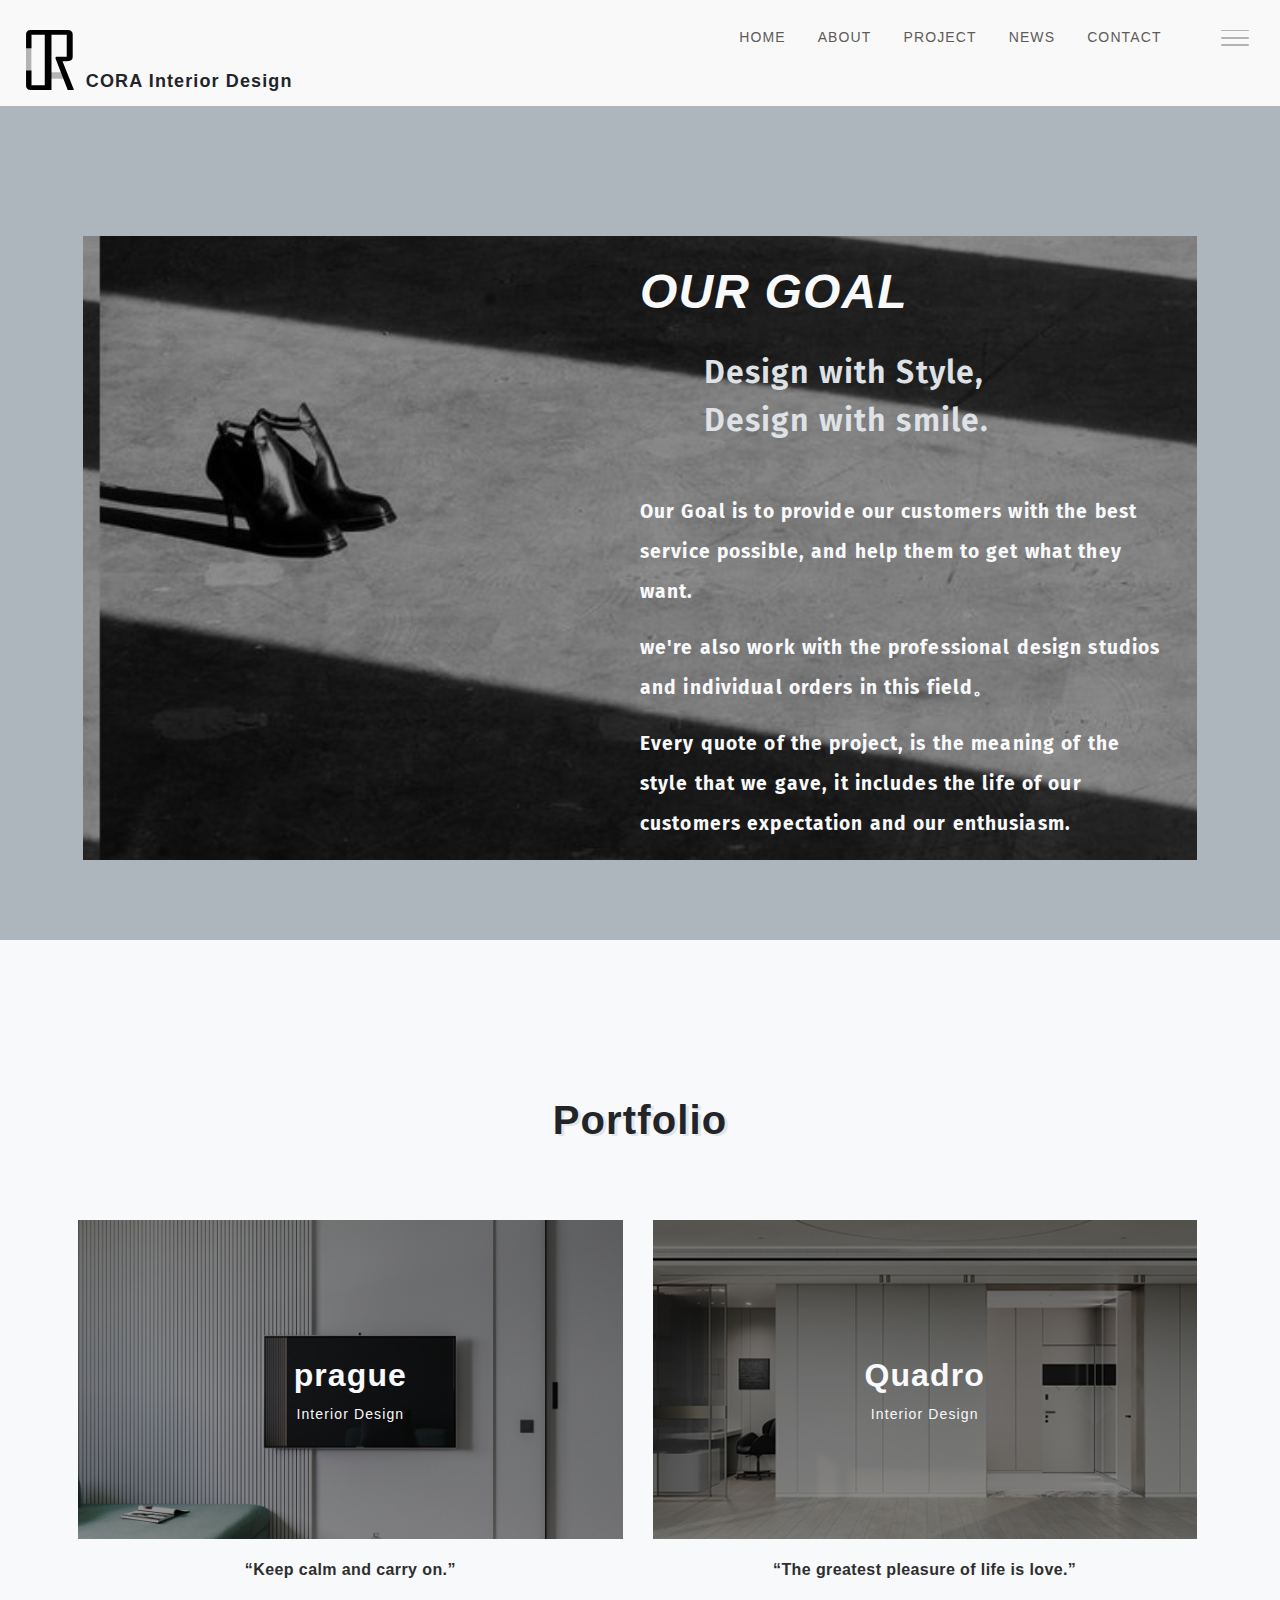
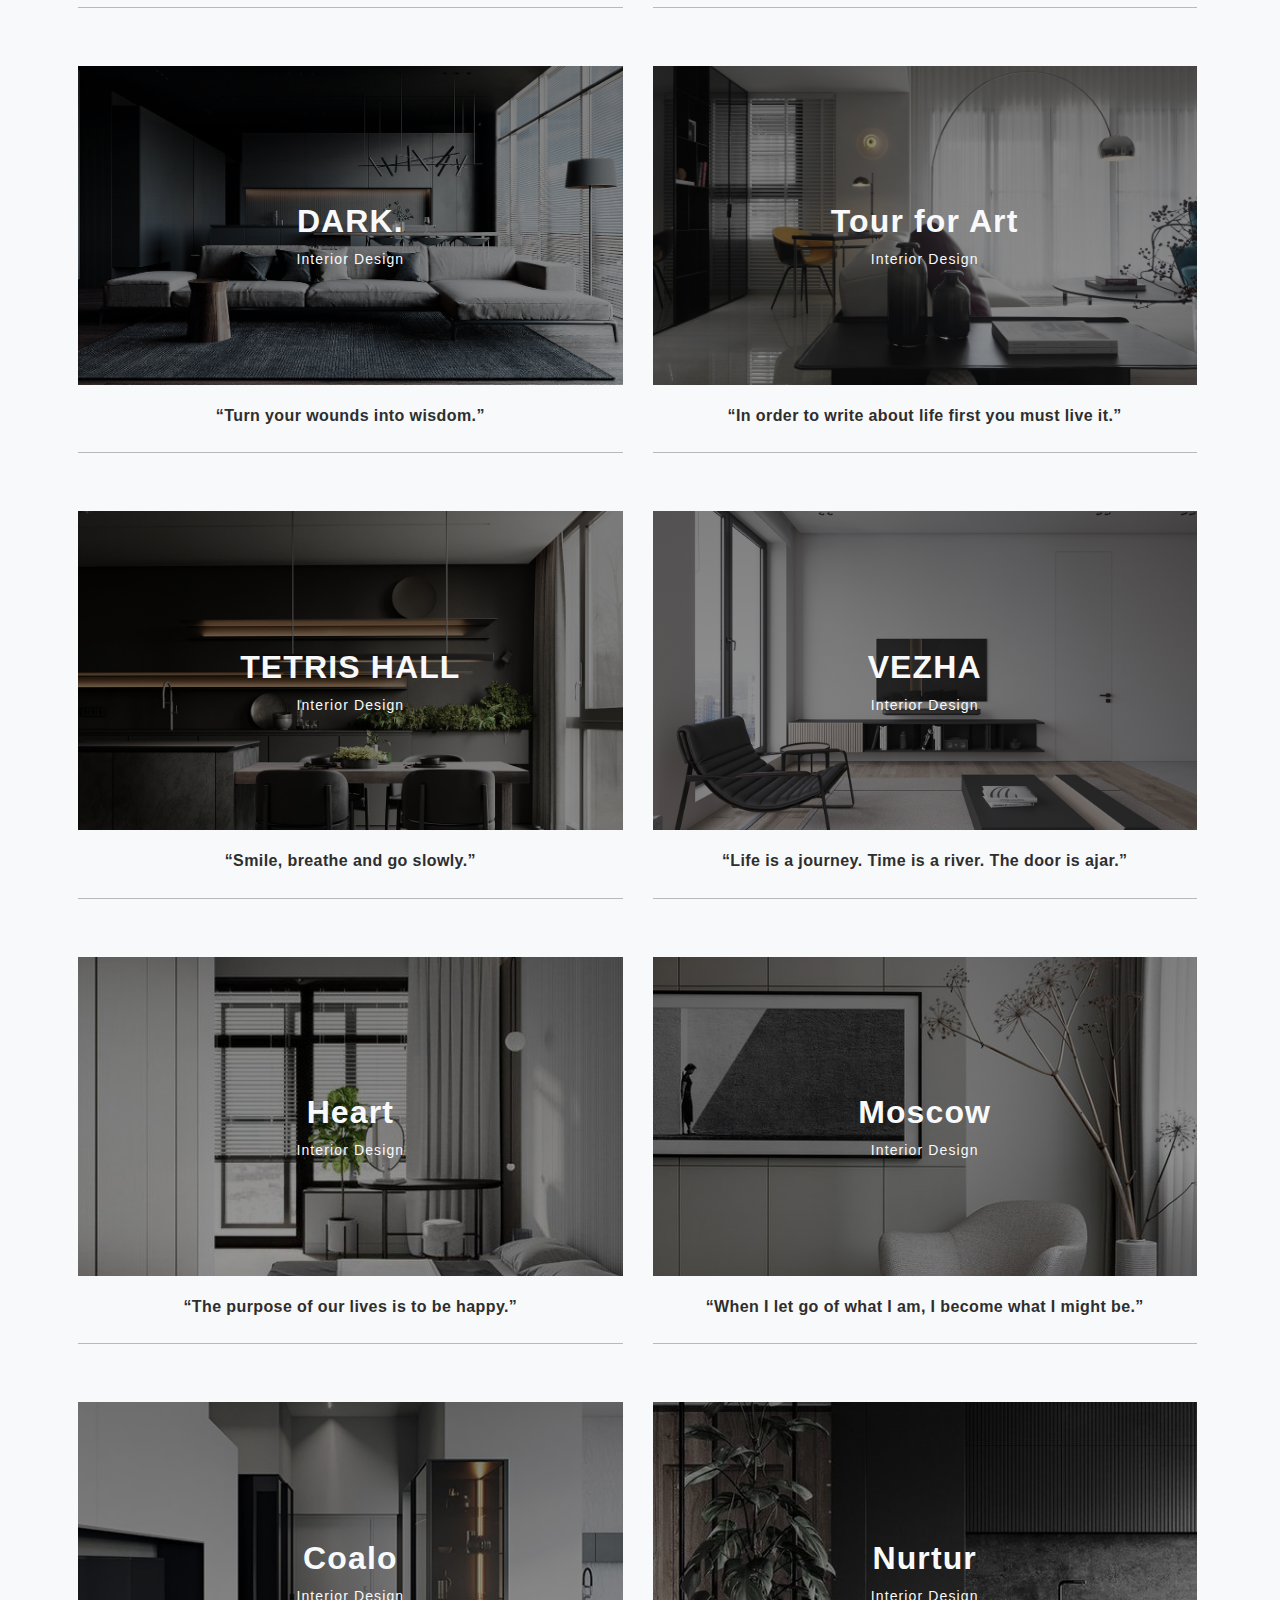
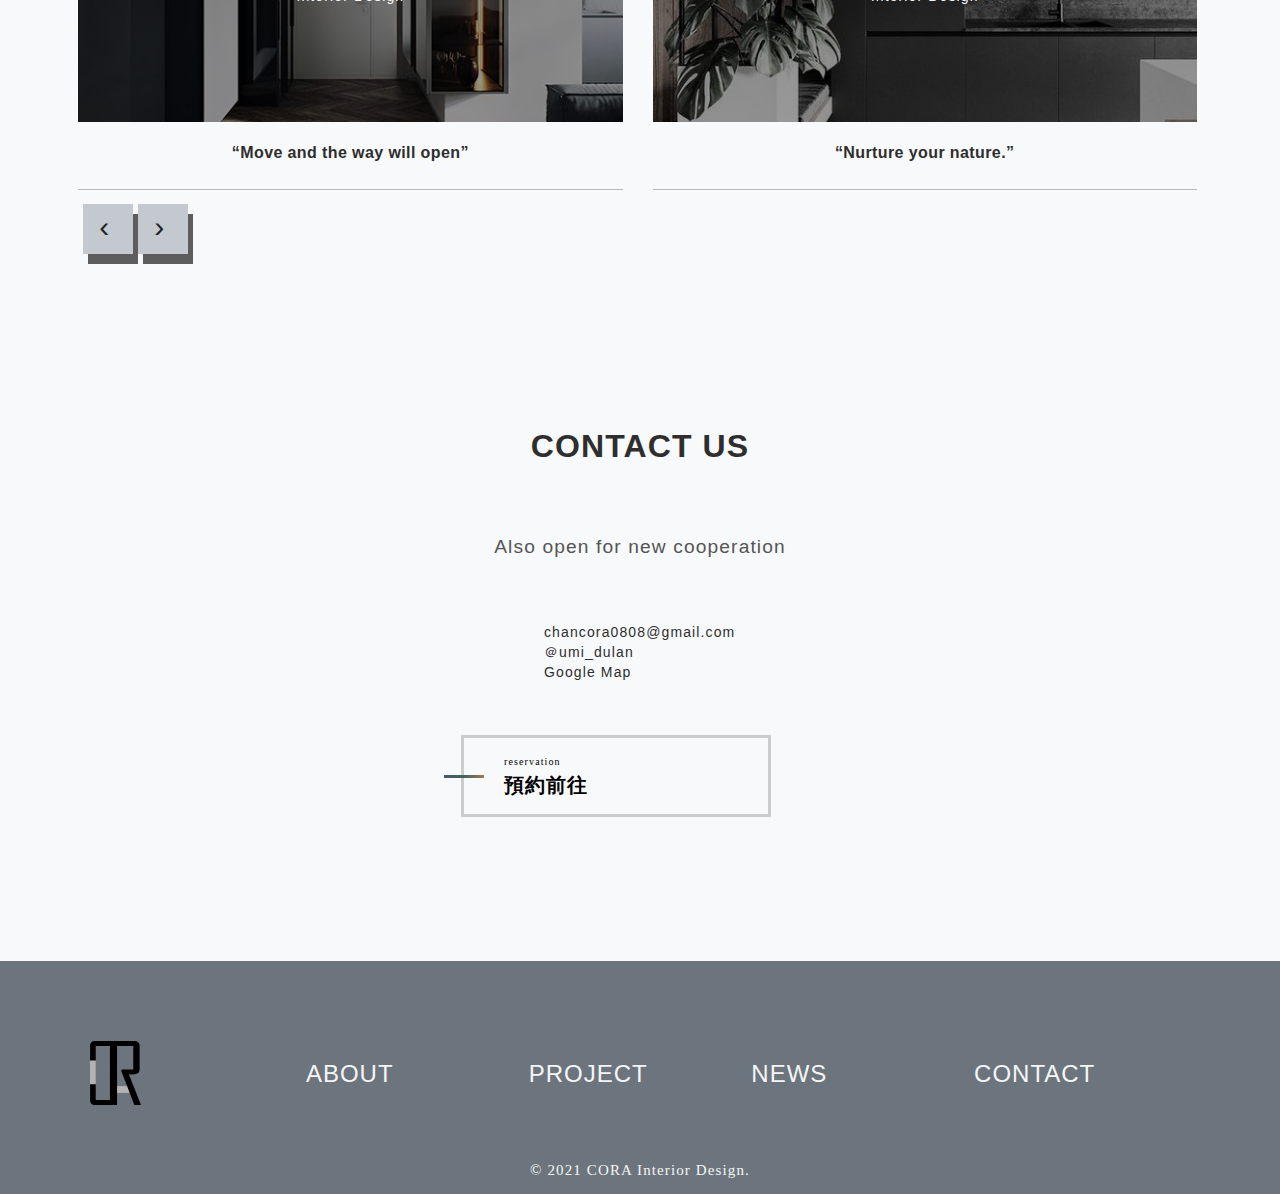
<file: CORA INTERIOR DESIGN/html/project.html>
<!DOCTYPE html>
<html lang="en">
<head>
    <meta charset="UTF-8">
    <meta http-equiv="X-UA-Compatible" content="IE=edge">
    <meta name="viewport" content="width=device-width, initial-scale=1.0">
    <link rel="shortcut icon" href="../img/logo2.svg" type="image/x-icon">
    <title>Cora Interior Design</title>
    <link rel="stylesheet" href="https://use.fontawesome.com/releases/v5.15.3/css/all.css" integrity="sha384-SZXxX4whJ79/gErwcOYf+zWLeJdY/qpuqC4cAa9rOGUstPomtqpuNWT9wdPEn2fk" crossorigin="anonymous">

    <link rel="preconnect" href="https://fonts.googleapis.com">
    <link rel="preconnect" href="https://fonts.gstatic.com" crossorigin>
    <link href="https://fonts.googleapis.com/css2?family=Fira+Sans:ital,wght@1,200&display=swap" rel="stylesheet">  
    <link rel="stylesheet" href="../css/all.css">
    <link rel="stylesheet" href="../css/project.css">
    <script src="../js/jquery-3.4.1.js"></script>
    

</head>
<body>
    
    <header id="header">
           
        <a href="../html/index.html" class=" header-logo">
            <img class="logo " target="style" src="../img/logo2.svg" alt="">
            <span> 
                &nbsp&nbspCORA Interior Design
            </span>
        </a>
        <div class="navbar">
            <ul  class="navbar-ul">
                <li><a href="../html/index.html">HOME</a></li>
                <li><a href="../html/team.html">ABOUT</a></li>
                <li><a href="../html/project.html">PROJECT</a></li>
                <li><a href="../html/news.html">NEWS</a></li>
                <li><a href="../html/contact.html">CONTACT</a></li>
            </ul>
           
        </div>
        <div class="header-hambur">
            <input id="toggle" type="checkbox"></input>
            <label for="toggle" class="hamburger">
                <div class="top-bun"></div>
                <div class="meat"></div>
                <div class="bottom-bun"></div>
            </label>
            <div class="toggle-content" >
                <div>
                    <div class="toggle-content-l">
                        <a href="../html/index.html">HOME</a><br>
                        <a href="../html/team.html">ABOUT</a><br>
                        <a href="../html/project.html">PROJECT</a><br>
                        <a href="../html/news.html">NEWS</a><br>
                        <a href="../html/contact.html">CONTACT</a>
                    </div>
                    <div class="toggle-content-R">
                        <a href="../html/prague.html" target="_blank" class="loc_link">
                            <span class="loc__icon">
                                <i class="fab fa-facebook-square"></i>                                       
                            </span>
                        </a> 
                            <a href="" target="_blank" class="loc_link">
                            <span class="loc__icon">
                                <i class="fab fa-instagram"></i>
                            </span>
                        </a> 
                        <a href="" target="_blank" class="loc_link">
                            <span class="loc__icon">
                                <i class="fas fa-map-marker-alt"></i>
                            </span>
                        </a> 
                    </div>
                    <div class="toggle-content-addr">
                        <input type="text" class="inputMail " name="fldEmail" maxlength="100" placeholder="Mail Address">
                        <div class="toggle-content-btn">
                            <button type="submit" class="btnSubmit " value="SEND" krydebug="1751">SEND</button>
                        </div>
                    </div>
                </div>
            </div>
        </div>
</header>
    <article>
        <section id="goal" >
                <div id="goal-inner">
                        <div class="goal-bg" ></div>
                        <div class="goal-left">
                            <div class="goal-title">
                                <h2>OUR GOAL</h2>
                                <span>Design with Style,</span><br>
                                <span>Design with smile.</span>
                            </div>
                            <div class="goal-box">

                                <p>Our Goal is to provide our customers with the best service possible,
                                    and help them to get what they want.</p>
                                <p> we're also work with the professional design studios 
                                    and individual orders in this field。</p>
                                
                                <p>Every quote of the project, is the meaning of the style that we gave,
                                    it includes the life of our customers expectation and our enthusiasm.
                                </p>
                                
                            </div>
                        </div>
                </div>
        </section>
        <section id="project">
            <div id="project-inner" class="project-inner">
                <h1>Portfolio</h1>
                <div class="project_cont">
                    <!-- 第一個 -->
                    <div class="project_item">
                        <a href="">
                            <div class="pj_thumbnail ">
                                <img src="../img/p01-01.jpg" alt="">
                                <div class="pj_mask"></div>
                                <div class="pj-txt-wrapper">
                                    <div class="pj-txt__inner"> 
                                        <div class="pj-txt-i-title">prague</div> 
                                        <div class="pj-txt-i-descr">Interior Design</div>
                                    </div> 
                                </div>
                            </div>
                        </a>    
                        <div class="pj-card-txt">
                            <p>“Keep calm and carry on.”</p>
                            <hr>
                        </div>
                    </div>
                    <!-- 第二個 -->
                    <div class="project_item">
                        <a href=""> 
                            <div class="pj_thumbnail ">
                                <img src="../img/j-06.jpg" alt="">
                                <div class="pj_mask"></div>
                                <div class="pj-txt-wrapper ">
                                    <div class="pj-txt__inner"> 
                                        <div class="pj-txt-i-title">Quadro</div> 
                                        <div class="pj-txt-i-descr">Interior Design</div>
                                    </div> 
                                </div>
                            </div>
                        </a>
                        <div class="pj-card-txt">
                            <p>“The greatest pleasure of life is love.”</p>
                            <hr>
                        </div>
                    </div>
                    <!-- 第三個 -->
                    <div class="project_item">
                        <a href="">
                            <div class="pj_thumbnail ">
                                <img src="../img/j-05.jpg" alt="">
                                <div class="pj_mask"></div>
                                <div class="pj-txt-wrapper ">
                                    <div class="pj-txt__inner"> 
                                        <div class="pj-txt-i-title">DARK.</div> 
                                        <div class="pj-txt-i-descr">Interior Design</div>
                                    </div> 
                                </div>
                            </div>
                        </a>
                        <div class="pj-card-txt">
                            <p>“Turn your wounds into wisdom.” </p>
                            <hr>
                        </div>
                    </div>

                    <!-- 第四個 -->
                    <div class="project_item">
                        <a href="">
                            <div class="pj_thumbnail ">
                                <img src="../img/j-03.jpg" alt="">
                                <div class="pj_mask"></div>
                                <div class="pj-txt-wrapper ">
                                    <div class="pj-txt__inner"> 
                                        <div class="pj-txt-i-title">Tour for Art</div> 
                                        <div class="pj-txt-i-descr">Interior Design</div>
                                    </div> 
                                </div>
                            </div>
                        </a>
                        <div class="pj-card-txt">
                            <p>“In order to write about life first you must live it.”</p>
                            <hr>
                        </div>
                    </div>
                    <!-- 第五個 -->
                    <div class="project_item">
                        <a href="">
                            <div class="pj_thumbnail ">
                                <img src="../img/TETRIS HALL02.jpg" alt="">
                                <div class="pj_mask"></div>
                                <div class="pj-txt-wrapper ">
                                    <div class="pj-txt__inner"> 
                                        <div class="pj-txt-i-title">TETRIS HALL</div> 
                                        <div class="pj-txt-i-descr">Interior Design</div>
                                    </div> 
                                </div>
                            </div>
                        </a>
                        <div class="pj-card-txt">
                            <p>“Smile, breathe and go slowly.”</p>
                            <hr>
                        </div>
                    </div>
                    <!-- 第六個 -->
                    <div class="project_item">
                        <a href="">
                            <div class="pj_thumbnail ">
                                <img src="../img/VEZHA02.jpg" alt="">
                                <div class="pj_mask"></div>
                                <div class="pj-txt-wrapper ">
                                    <div class="pj-txt__inner"> 
                                        <div class="pj-txt-i-title">VEZHA</div> 
                                        <div class="pj-txt-i-descr">Interior Design</div>
                                    </div> 
                                </div>
                            </div>
                        </a>
                        <div class="pj-card-txt">
                            <p>“Life is a journey. Time is a river. The door is ajar.”</p>
                            <hr>
                        </div>
                    </div>
                    <!-- 第七個 -->
                    <div class="project_item">
                        <a href="">
                            <div class="pj_thumbnail ">
                                <img src="../img/Heart01.jpg" alt="">
                                <div class="pj_mask"></div>
                                <div class="pj-txt-wrapper ">
                                    <div class="pj-txt__inner"> 
                                        <div class="pj-txt-i-title">Heart</div> 
                                        <div class="pj-txt-i-descr">Interior Design</div>
                                    </div> 
                                </div>
                            </div>
                        </a>
                        <div class="pj-card-txt">
                            <p>“The purpose of our lives is to be happy.”</p>
                            <hr>
                        </div>
                    </div>
                    <!-- no.8 -->
                    <div class="project_item">
                        <a href="">
                            <div class="pj_thumbnail ">
                                <img src="../img/Moscow01.jpg" alt="">
                                <div class="pj_mask"></div>
                                <div class="pj-txt-wrapper ">
                                    <div class="pj-txt__inner"> 
                                        <div class="pj-txt-i-title">Moscow</div> 
                                        <div class="pj-txt-i-descr">Interior Design</div>
                                    </div> 
                                </div>
                            </div>
                        </a>
                        <div class="pj-card-txt">
                            <p>“When I let go of what I am, I become what I might be.”</p>
                            <hr>
                        </div>
                    </div>
                    <!-- no.9 -->
                    <div class="project_item">
                        <a href="">
                            <div class="pj_thumbnail ">
                                <img src="../img/Coalo01.jpg" alt="">
                                <div class="pj_mask"></div>
                                <div class="pj-txt-wrapper ">
                                    <div class="pj-txt__inner"> 
                                        <div class="pj-txt-i-title">Coalo</div> 
                                        <div class="pj-txt-i-descr">Interior Design</div>
                                    </div> 
                                </div>
                            </div>
                        </a>
                        <div class="pj-card-txt">
                            <p>“Move and the way will open”</p>
                            <hr>
                        </div>
                    </div>
                    <!-- no.10 -->
                    <div class="project_item">
                        <a href="">
                            <div class="pj_thumbnail ">
                                <img src="../img/Nurture01.jpg" alt="">
                                <div class="pj_mask"></div>
                                <div class="pj-txt-wrapper ">
                                    <div class="pj-txt__inner"> 
                                        <div class="pj-txt-i-title">Nurtur</div> 
                                        <div class="pj-txt-i-descr">Interior Design</div>
                                    </div> 
                                </div>
                            </div>
                        </a>
                        <div class="pj-card-txt">
                            <p>“Nurture your nature.”</p>
                            <hr>
                        </div>
                    </div>
                </div>
                <div class="page-btn">
                    <a href="#" class="previous ">&#8249;</a>
                    <a href="#" class="next ">&#8250;</a>
                </div>
                
        </section>
    
        <section id="contacts">
            <div id="contacts-inner" class="contacts-inner">
                <div class="conta-contain">
                    <h1>CONTACT US</h1>
                    <div class="conta-txt">
                         <p>Also open for new cooperation</p>
                            <br><br><br>
                        <a href="" target="_blank" class="loc_link">
                            <span class="loc__icon">
                            <i class="far fa-envelope"></i>
                            </span>
                            <span class="loc-ins__name">
                            chancora0808@gmail.com
                            </span>
                        </a>
                        <a href="" target="_blank" class="loc_link">
                            <span class="loc__icon">
                            <i class="fab fa-instagram"></i>
                            </span>
                            <span class="loc-ins__name">
                            ＠umi_dulan
                            </span>
                        </a>
                        <a href="" target="_blank" class="loc_link">
                            <span class="loc__icon">
                                <i class="fas fa-map-marker-alt"></i>
                            </span>
                            <span class="loc-map__name">
                                Google Map
                            </span>
                        </a>
                        <a class="contacts-lin" href="">
                            <small>reservation</small>
                            <h1>預約前往</h1>
                        </a>
                    </div>
                </div>              
            </div>
        </section>
    </article>   
    <footer id="footer">
        <div id="footer-inner" class="footer-inner">
            <div class="foo-contain">
                    <ul class="footer__ul">
                        <li>
                            <img class="footer-logo" src="../img/logo2.svg" alt="">
                        </li>
                    </ul>
                    <ul class="footer__ul">
                        <li>
                            <a  class="footer__ul-s" href="../html/team.html">ABOUT</a>
                        </li>
                    </ul>
                    <ul class="footer__ul">
                        <li>
                            <a  class="footer__ul-s" href="../html/project.html">PROJECT</a>
                        </li>
                    </ul>
                    <ul class="footer__ul">
                        <li>
                            <a  class="footer__ul-s" href="../html/news.html">NEWS</a>
                        </li>
                    </ul>
                    <ul class="footer__ul">
                        <li>
                            <a  class="footer__ul-s" href="../html/contact.html">CONTACT</a>
                        </li>
                    </ul>
            </div>  
            <div class="footer-bottom">
                <small class="copy">© 2021 CORA Interior Design.</small>
            </div>     
        </div>     
    </footer >           
                
     
    
            

     

       
        
        
    <script>
        //  $('div').on('mouseenter', function () {
        //         $(this).find('p').css('visibility', 'visible');
        //     })

        //     $('div').on('mouseleave', function () {
        //         $(this).find('p').css('visibility', 'hidden');
        //     })

        // $(".mask").hover(function(){
        //     $(".j_thumbnail>img").css("transform","scale(1)");
        //     },function(){
        //     $(".j_thumbnail>img").css("transform","scale(0.7)");
        //     });
        </script>
   
</body>
</html>
</file>
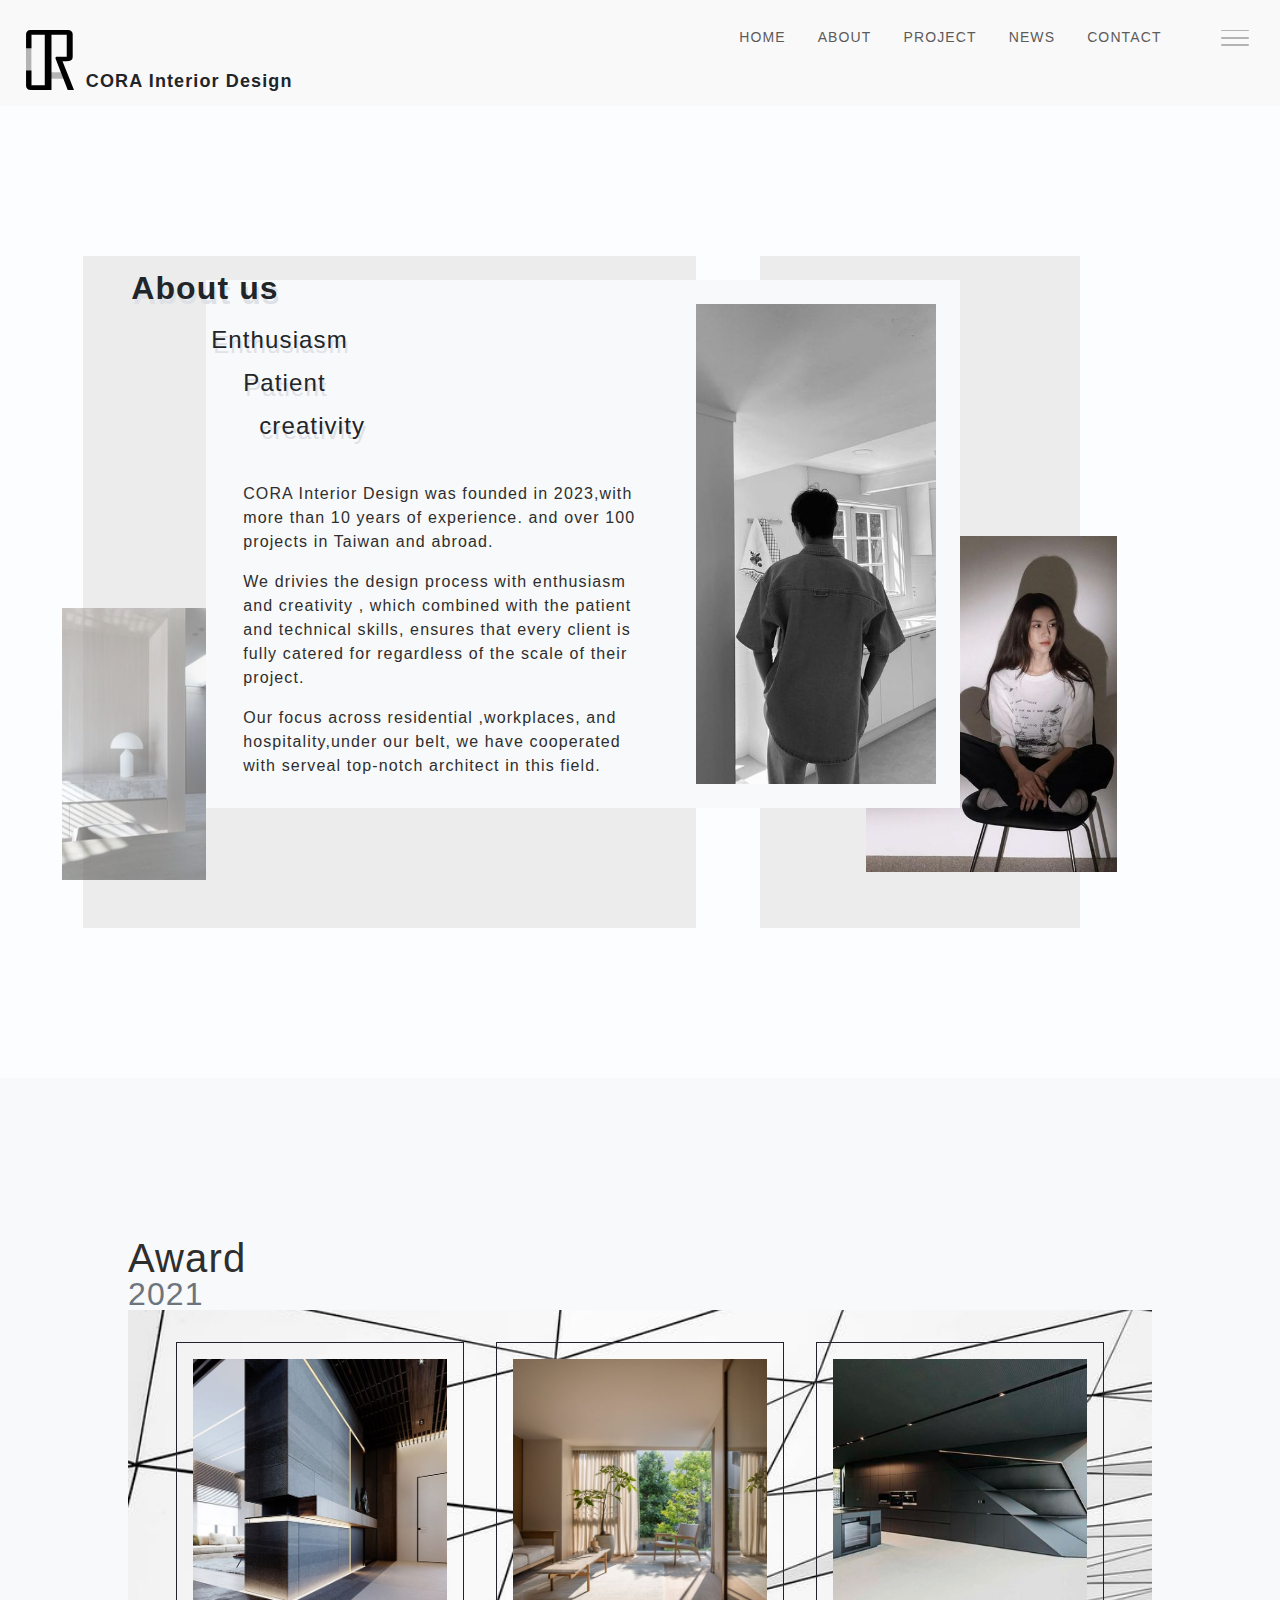
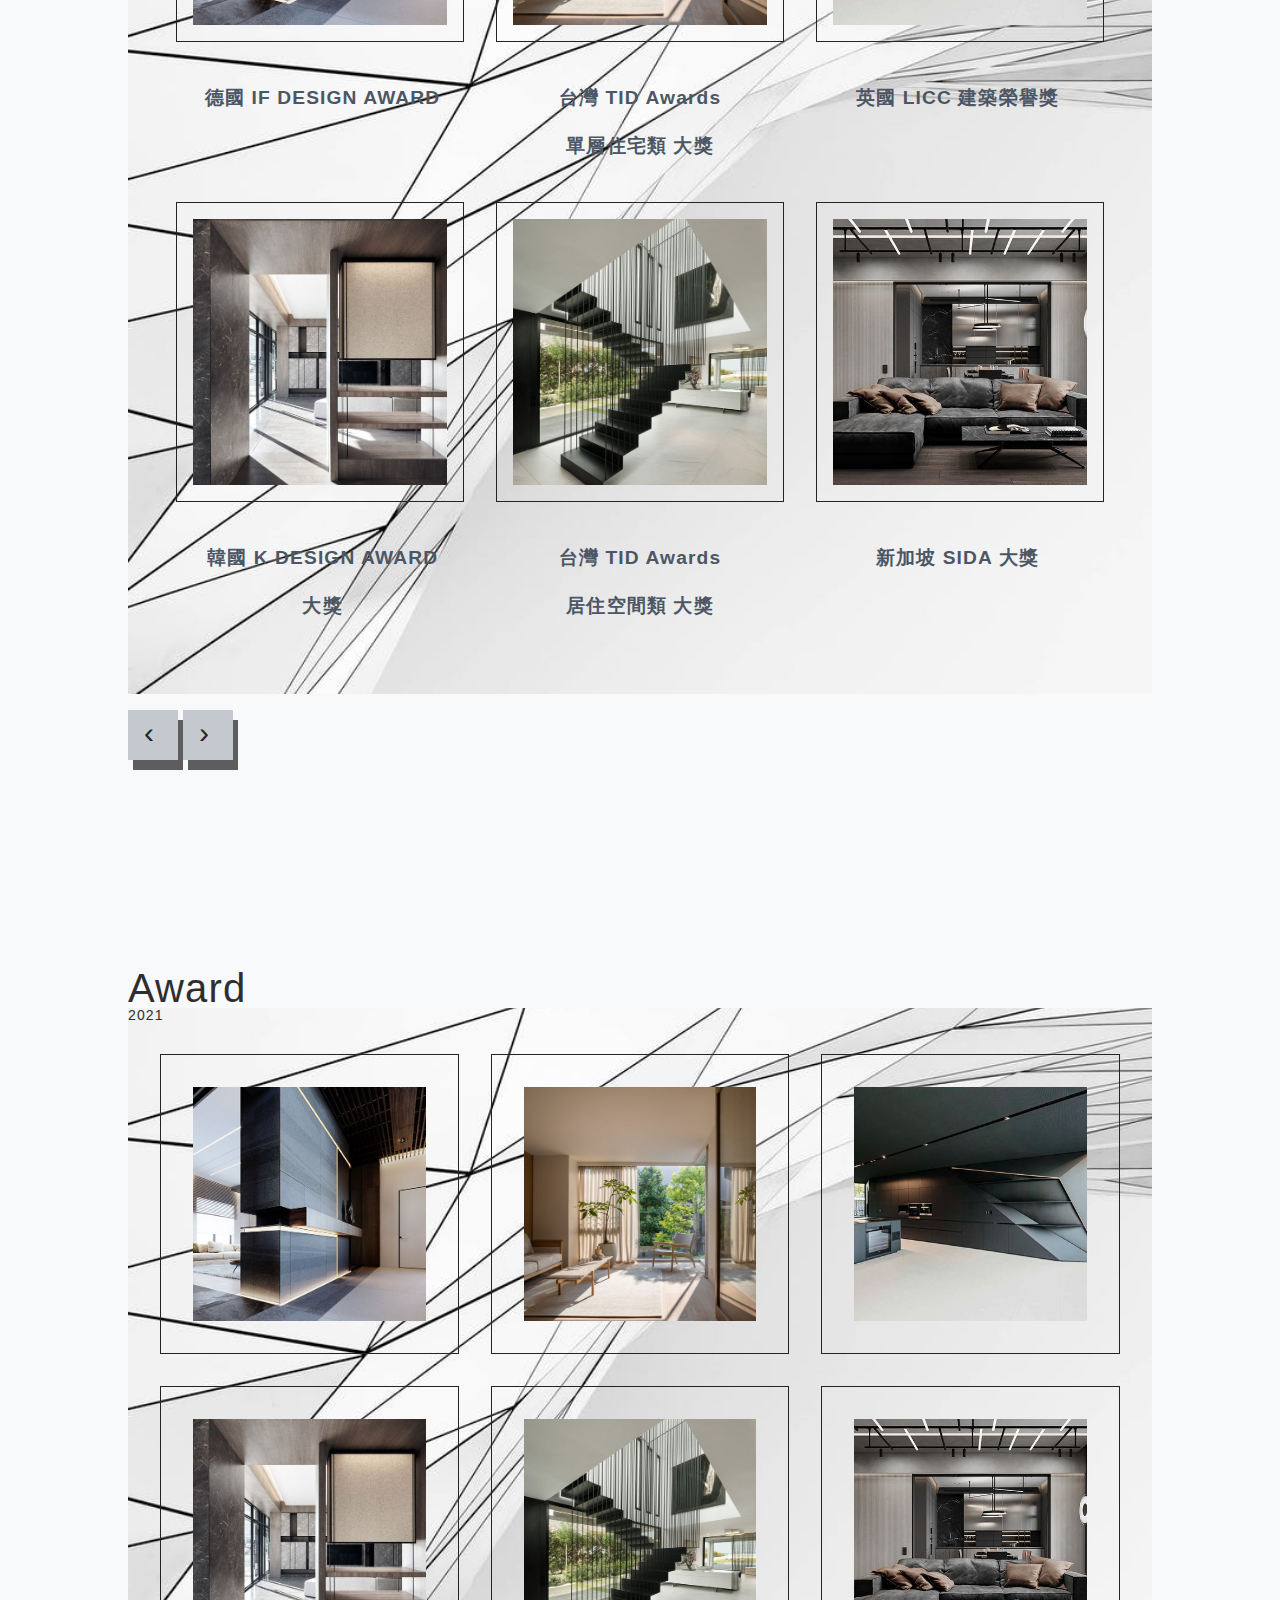
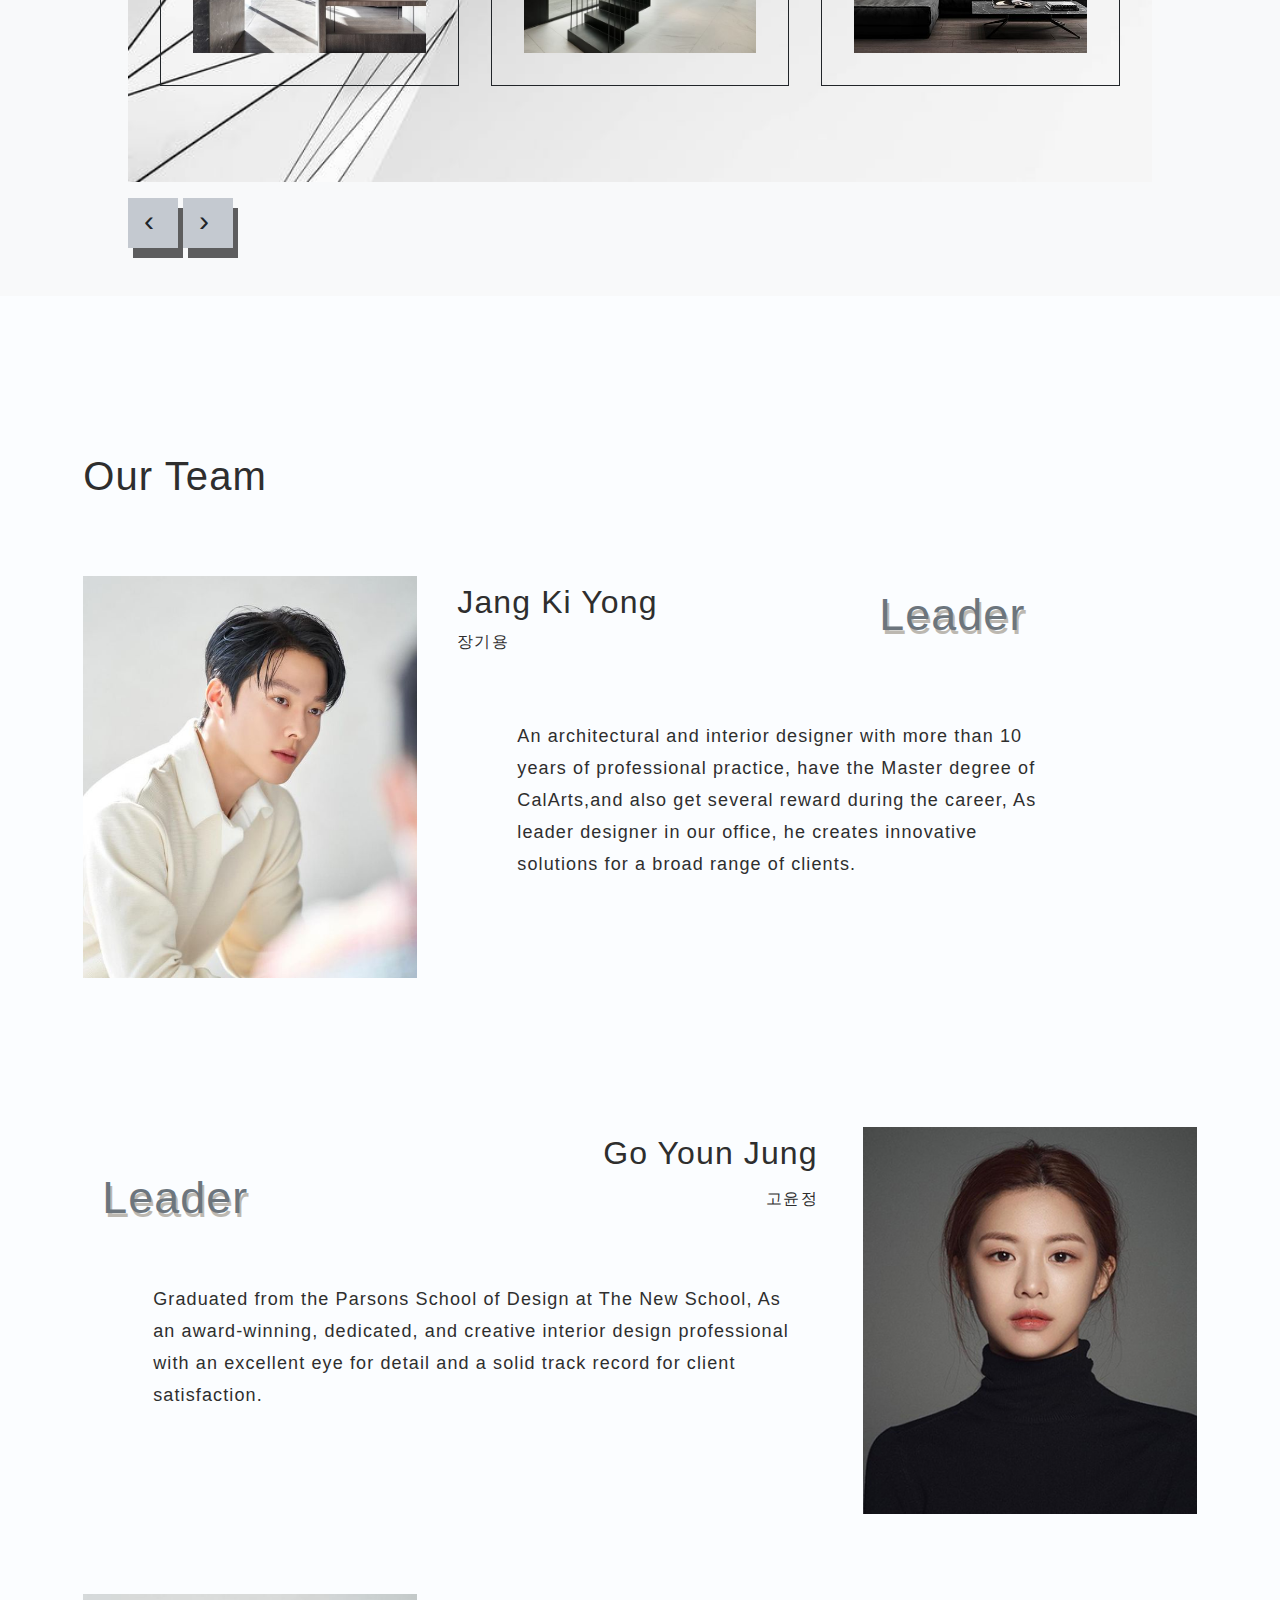
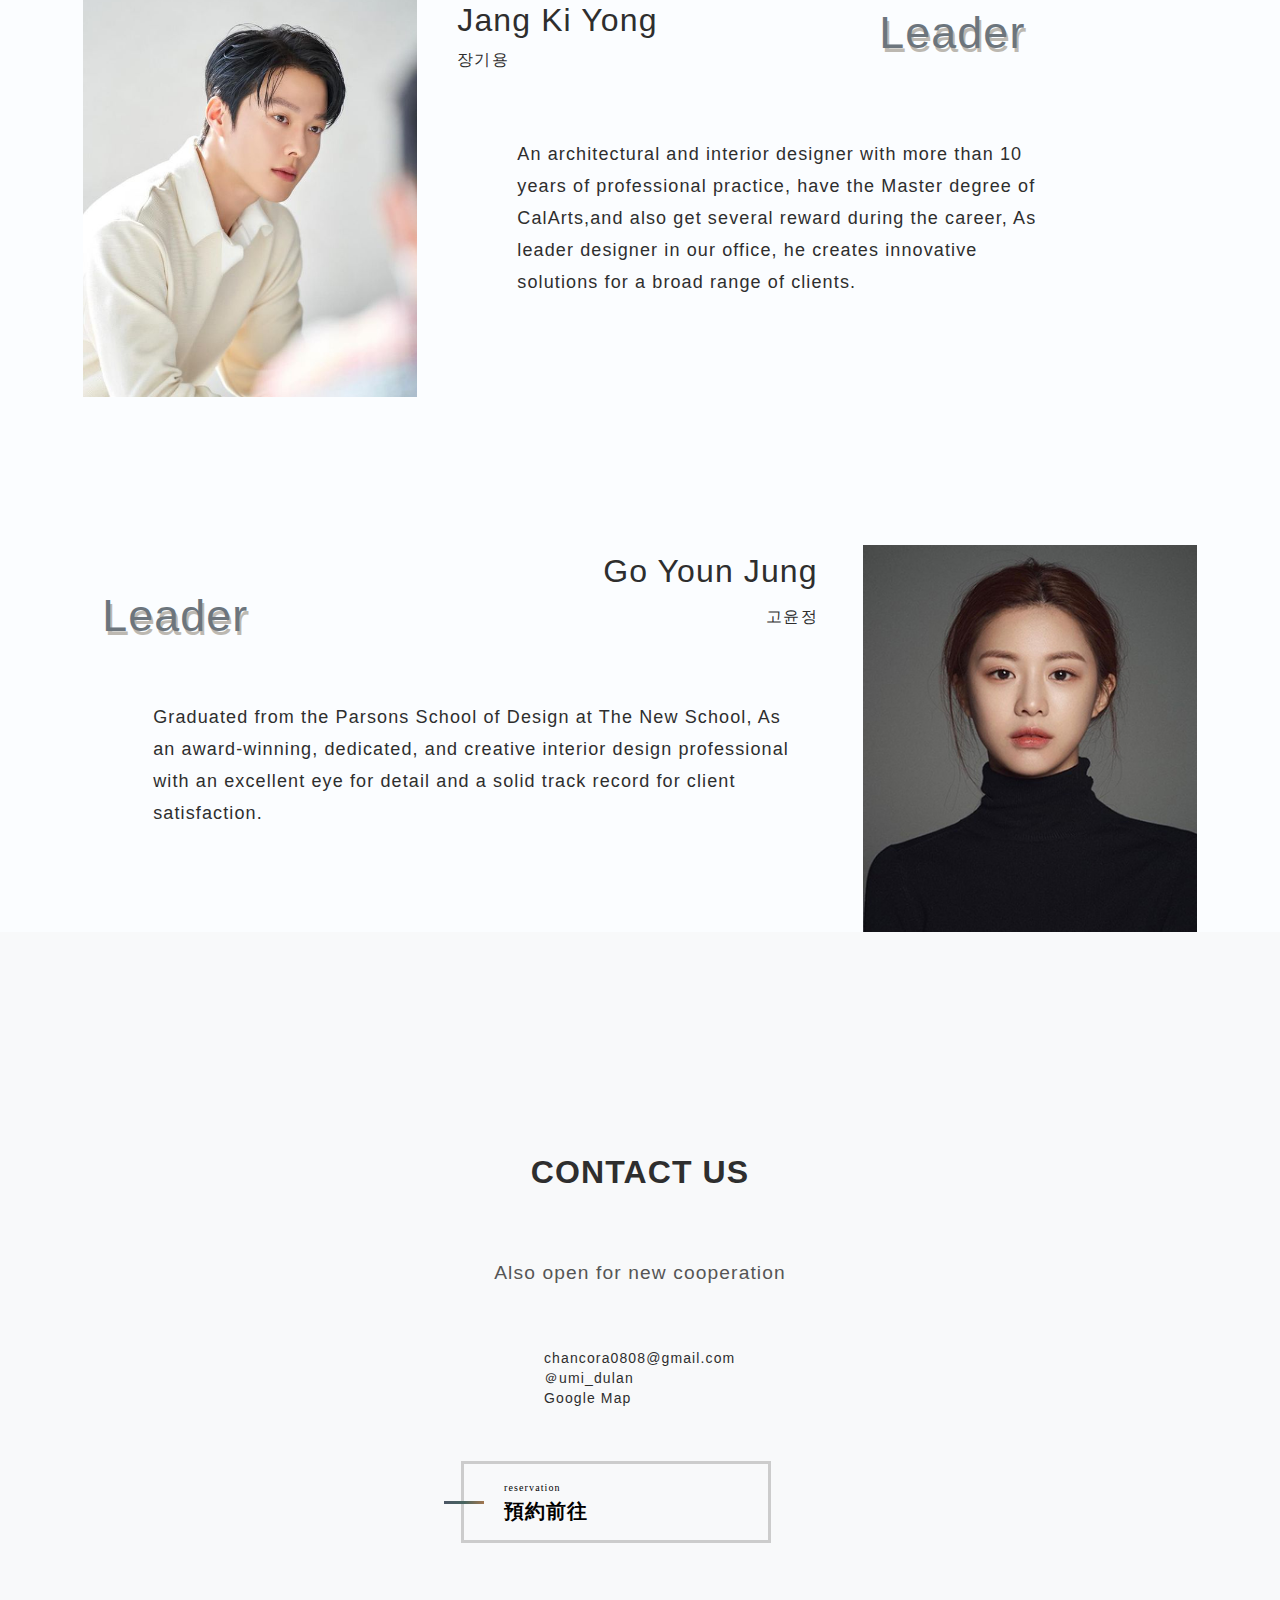
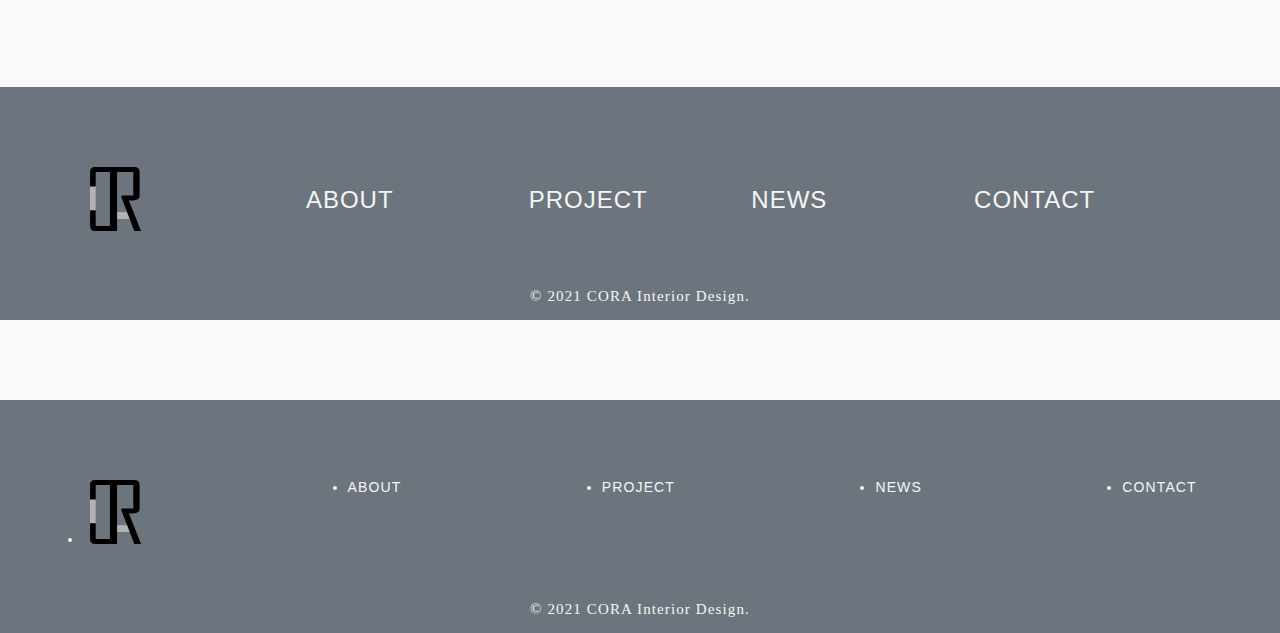
<file: CORA INTERIOR DESIGN/html/team.html>
<!DOCTYPE html>
<html lang="en">
<head>
    <meta charset="UTF-8">
    <meta http-equiv="X-UA-Compatible" content="IE=edge">
    <meta name="viewport" content="width=device-width, initial-scale=1.0">
    <link rel="shortcut icon" href="../img/logo2.svg" type="image/x-icon">
    <title>Cora Interior Design</title>
    <link rel="stylesheet" href="https://use.fontawesome.com/releases/v5.15.3/css/all.css" integrity="sha384-SZXxX4whJ79/gErwcOYf+zWLeJdY/qpuqC4cAa9rOGUstPomtqpuNWT9wdPEn2fk" crossorigin="anonymous">
    <link rel="preconnect" href="https://fonts.googleapis.com">
    <link rel="preconnect" href="https://fonts.gstatic.com" crossorigin>
    <link href="https://fonts.googleapis.com/css2?family=Fira+Sans:ital,wght@1,200&display=swap" rel="stylesheet">  
    <link rel="stylesheet" href="../css/all.css">
    <link rel="stylesheet" href="../css/team.css">
    <script src="../js/jquery-3.4.1.js"></script>

</head>
<body>
    <header id="header">
           
        <a href="../html/index.html" class=" header-logo">
            <img class="logo " target="style" src="../img/logo2.svg" alt="">
            <span> 
                &nbsp&nbspCORA Interior Design
            </span>
        </a>
        <div class="navbar">
            <ul  class="navbar-ul">
                <li><a href="../html/index.html">HOME</a></li>
                <li><a href="../html/team.html">ABOUT</a></li>
                <li><a href="../html/project.html">PROJECT</a></li>
                <li><a href="../html/news.html">NEWS</a></li>
                <li><a href="../html/contact.html">CONTACT</a></li>
            </ul>
           
        </div>
        <div class="header-hambur">
            <input id="toggle" type="checkbox"></input>
            <label for="toggle" class="hamburger">
                <div class="top-bun"></div>
                <div class="meat"></div>
                <div class="bottom-bun"></div>
            </label>
            <div class="toggle-content" >
                <div>
                    <div class="toggle-content-l">
                        
                        <a href="../html/index.html">HOME</a><br>
                        <a href="../html/team.html">ABOUT</a><br>
                        <a href="../html/project.html">PROJECT</a><br>
                        <a href="../html/news.html">NEWS</a><br>
                        <a href="../html/contact.html">CONTACT</a>
                    </div>
                    <div class="toggle-content-R">
                        <a href="../html/prague.html" target="_blank" class="loc_link">
                            <span class="loc__icon">
                                <i class="fab fa-facebook-square"></i>                                       
                            </span>
                        </a> 
                        <a href="" target="_blank" class="loc_link">
                            <span class="loc__icon">
                                <i class="fab fa-instagram"></i>
                            </span>
                        </a> 
                        <a href="" target="_blank" class="loc_link">
                            <span class="loc__icon">
                                <i class="fas fa-map-marker-alt"></i>
                            </span>
                        </a> 
                    </div>
                    <div class="toggle-content-addr">
                        <input type="text" class="inputMail " name="fldEmail" maxlength="100" placeholder="Mail Address">
                        <div class="toggle-content-btn">
                            <button type="submit" class="btnSubmit " value="SEND" krydebug="1751">SEND</button>
                        </div>
                    </div>
                </div>
            </div>
        </div>
</header>
    <article>
      
        <section id="about" >
                <div id="about-inner">
                        <div class="about-left" >
                                <div class="about-bg"></div>
                                <div class="about-title">
                                    <h2>About us</h2>
                                    <p >Enthusiasm</p>
                                    <p>Patient</p>
                                    <p >creativity</p>
                                </div>
                                <div class="about-box">
                                    
                                    <p>CORA Interior Design was founded in 2023,with more than 10 years of experience.
                                        and over 100 projects in Taiwan and abroad.
                                    </p>
                                        
                                    <p> We drivies the design process with enthusiasm and creativity ,
                                        which combined with the patient and technical skills, 
                                        ensures that every client is fully catered for regardless of the scale of their project.
                                    </p>  
                                    <p>
                                        Our focus across residential ,workplaces, and hospitality,under our belt, 
                                        we have cooperated with serveal top-notch architect in this field.
                                    </p> 
                                    
                                </div>
                            
                        </div>
                        <div class="about-right">
                            <div class="ma_img"> </div>
                            <div class="bt_img"> </div>
                            <div class="la_img"> </div>
                        </div>
                </div>
        </section>
        <!-- award -->
        <section id="award">
            <div id="award-inner">
                <div class="award-header ">
                    <div class="award_txt"> 
                        <span>Award</span><br>
                        <span>2021</span>
                    </div>
                </div>
                <div class="award-contain">
                    <div class="award-f">
                        <a class="award-f-c">
                                <img class="award-f-im" src="../img/w03.jpg" alt="">
                        </a>
                        <a class="award-f-c">
                                <img class="award-f-im" src="../img/w07.jpg" alt="">
                        </a>
                        <a class="award-f-c">
                                <img class="award-f-im" src="../img/w04.jpg" alt="">
                        </a>
                    </div>
                    <div class="award-f-t">
                        <a class="award-f-txt">
                            德國 IF DESIGN AWARD 
                        </a>
                        <a class="award-f-txt">
                            台灣 TID Awards<br> 單層住宅類 大獎 
                        </a>
                        <a class="award-f-txt">
                            英國 LICC 建築榮譽獎 
                        </a>
                    </div>
                    <div class="award-f">
                        <a class="award-f-c">
                                <img class="award-f-im" src="../img/w02.jpg" alt="">
                        </a>
                        <a class="award-f-c">
                                <img class="award-f-im" src="../img/w06.jpg" alt="">
                        </a>
                        <a class="award-f-c">
                                <img class="award-f-im" src="../img/w05.jpg" alt="">
                        </a>
                    </div>
                    <div class="award-f-t">
                        <a class="award-f-txt">
                            韓國 K DESIGN AWARD 大獎 
                        </a>
                        <a class="award-f-txt">
                            台灣 TID Awards<br>居住空間類 大獎
                        </a>
                        <a class="award-f-txt">
                            新加坡 SIDA 大獎 
                        </a>
                    </div>
                </div>
                <div class="page-btn">
                    <a href="#" class="previous ">&#8249;</a>
                    <a href="#" class="next ">&#8250;</a>
                </div>
                

        </section>
        <!-- award  grid-->
        <section id="award">
            <div id="award-inner">
                <div class="award-header ">
                    <div class="award_txt"> 
                        <span>Award</span><br>
                    </div>
                </div>
                <div class="award-contain">
                        <div class="2021">
                            <span>2021</span>
                            <div class="award-f-g">
                                <a class="award-f-c-g">
                                        <img class="award-f-im" src="../img/w03.jpg" alt="">
                                </a>
                                
                                <a class="award-f-c-g">
                                        <img class="award-f-im" src="../img/w07.jpg" alt="">
                                </a>
                                <a class="award-f-c-g">
                                        <img class="award-f-im" src="../img/w04.jpg" alt="">
                                </a>
                                <a class="award-f-c-g">
                                    <img class="award-f-im" src="../img/w02.jpg" alt="">
                                </a>
                                <a class="award-f-c-g">
                                        <img class="award-f-im" src="../img/w06.jpg" alt="">
                                </a>
                                <a class="award-f-c-g">
                                        <img class="award-f-im" src="../img/w05.jpg" alt="">
                                </a>
                            </div>
                            <!-- <div class="award-f-t">
                                <a class="award-f-txt">
                                    德國 IF DESIGN AWARD 二座
                                </a>
                                <a class="award-f-txt">
                                    台灣 TID Awards 單層住宅類 大獎 十項
                                </a>
                                <a class="award-f-txt">
                                    英國 LICC 建築榮譽獎 一座
                                </a>
                            </div> -->
                            <!-- <div class="award-f-t">
                                <a class="award-f-txt">
                                    韓國 K DESIGN AWARD 大獎 
                                </a>
                                <a class="award-f-txt">
                                    台灣 TID Awards 居住空間類 大獎
                                </a>
                                <a class="award-f-txt">
                                    新加坡 SIDA 大獎 
                                </a>
                            </div> -->
                        </div>
                        
                    </div>  
                    <div class="page-btn">
                        <a href="#" class="previous ">&#8249;</a>
                        <a href="#" class="next ">&#8250;</a>
                    </div> 
                </div>
                    

        </section>
        <!-- OUR TEAM -->
        <section id="our-team" >
            <!-- 建出一個符合大小的flex,失敗點之一 -->
                <div id="our-team-inner">
                    <div class="ourt-header" >
                        <div class="ourt_txt"> 
                            <span>Our Team</span>
                        </div>
                    </div>
                    <!-- 男生介紹 -->
                    <div class="ourt-contain">
                        <div class="ourt-left" >
                            <!-- <div>.ourt-leader_img</div> -->
                            <img src="../img/leader01.jpg" alt="">
                        </div>

                        <div class="ourt-right ">
                            <div class="ourt-title">
                                <h2 class="ourt-title-h2 ">Jang Ki Yong</h2>
                                <span class="mle">Leader</span>
                                <small>장기용</small>
                            </div>
                            <div class="ourt-box ">
                                <p>
                                    An architectural and interior designer with more than 10 years of professional practice,
                                    have the Master degree of CalArts,and also get several reward during the career,
                                    As leader designer in our office, he creates innovative solutions for a broad range of clients.
                                </p>  
                                <!-- <p>
                                    Expertise in coordinating all facets of design, 
                                    from A&E approval to FF&E selection to final delivery. 
                                    Proven success in leading multifunctional teams to achieve
                                    project goals and achieving a high degree of client satisfaction.
                                </p>   -->
                            </div>
                            
                        </div>
                    </div>
                    <!-- 女生介紹 -->
                    <div class="ourt-contain-la">
                        <div class="ourt-left-la ">
                            <div class="ourt-title-la">
                                <h2 class="ourt-title-h2-la">Go Youn Jung</h2>
                                <span class="lle">Leader</span>
                                <small>고윤정</small>
                            </div>
                            <div class="ourt-box-la">
                
                                <p>
                                    Graduated from the Parsons School of Design at The New School,                                    
                                    As an award-winning, dedicated, and creative interior design professional with an excellent eye for detail and a solid track record for client satisfaction. 
                                    <!-- She has a deep passion for all things in art and design. -->
                                </p>  
                                
                            </div>
                        </div>
                            <div class="ourt-right-la" >
                                <!-- <div class="ourt-leader-la_img"> -->
                                    <img src="../img/la02.jpg" alt="">
                            </div>
                    </div>  
                           <!-- 男生介紹 -->
                        <div class="ourt-contain">
                            <div class="ourt-left" >
                                <!-- <div>.ourt-leader_img</div> -->
                                <img src="../img/leader01.jpg" alt="">
                            </div>
    
                            <div class="ourt-right ">
                                <div class="ourt-title">
                                    <h2 class="ourt-title-h2 ">Jang Ki Yong</h2>
                                    <span class="mle">Leader</span>
                                    <small>장기용</small>
                                </div>
                                <div class="ourt-box ">
                                    <p>
                                        An architectural and interior designer with more than 10 years of professional practice,
                                        have the Master degree of CalArts,and also get several reward during the career,
                                        As leader designer in our office, he creates innovative solutions for a broad range of clients.
                                    </p>  
                                    <!-- <p>
                                        Expertise in coordinating all facets of design, 
                                        from A&E approval to FF&E selection to final delivery. 
                                        Proven success in leading multifunctional teams to achieve
                                        project goals and achieving a high degree of client satisfaction.
                                    </p>   -->
                                </div>
                                
                            </div>
                        </div>
                      <!--女生嘗試  -->
                      <div class="ourt-contain-la">
                        <div class="ourt-left-la ">
                            <div class="ourt-title-la">
                                <h2 class="ourt-title-h2-la">Go Youn Jung</h2>
                                <span class="lle">Leader</span>
                                <small>고윤정</small>
                            </div>
                            <div class="ourt-box-la">
                
                                <p>
                                    Graduated from the Parsons School of Design at The New School,                                    
                                    As an award-winning, dedicated, and creative interior design professional with an excellent eye for detail and a solid track record for client satisfaction. 
                                    <!-- She has a deep passion for all things in art and design. -->
                                </p>  
                                
                            </div>
                        </div>
                            <div class="ourt-right-la" >
                                <!-- <div class="ourt-leader-la_img"> -->
                                    <img src="../img/la02.jpg" alt="">
                            </div>
                        
                </div>
        </section>
       
        <section id="contacts">
            <div id="contacts-inner" class="contacts-inner">
                <div class="conta-contain">
                    <h1>CONTACT US</h1>
                    <div class="conta-txt">
                         <p>Also open for new cooperation</p>
                            <br><br><br>
                        <a href="" target="_blank" class="loc_link">
                            <span class="loc__icon">
                            <i class="far fa-envelope"></i>
                            </span>
                            <span class="loc-ins__name">
                            chancora0808@gmail.com
                            </span>
                        </a>
                        <a href="" target="_blank" class="loc_link">
                            <span class="loc__icon">
                            <i class="fab fa-instagram"></i>
                            </span>
                            <span class="loc-ins__name">
                            ＠umi_dulan
                            </span>
                        </a>
                        <a href="" target="_blank" class="loc_link">
                            <span class="loc__icon">
                                <i class="fas fa-map-marker-alt"></i>
                            </span>
                            <span class="loc-map__name">
                                Google Map
                            </span>
                        </a>
                        <a class="contacts-lin" href="">
                            <small>reservation</small>
                            <h1>預約前往</h1>
                        </a>
                    </div>
                </div>              
            </div>
        </section>
        
    </article>   
    <footer id="footer">
        <div id="footer-inner" class="footer-inner">
            <div class="foo-contain">
                    <ul class="footer__ul">
                        <li>
                            <img class="footer-logo" src="../img/logo2.svg" alt="">
                        </li>
                    </ul>
                    <ul class="footer__ul">
                        <li>
                            <a  class="footer__ul-s" href="../html/team.html">ABOUT</a>
                        </li>
                    </ul>
                    <ul class="footer__ul">
                        <li>
                            <a  class="footer__ul-s" href="../html/project.html">PROJECT</a>
                        </li>
                    </ul>
                    <ul class="footer__ul">
                        <li>
                            <a  class="footer__ul-s" href="../html/news.html">NEWS</a>
                        </li>
                    </ul>
                    <ul class="footer__ul">
                        <li>
                            <a  class="footer__ul-s" href="../html/contact.html">CONTACT</a>
                        </li>
                    </ul>
            </div>  
            <div class="footer-bottom">
                <small class="copy">© 2021 CORA Interior Design.</small>
            </div>     
        </div>     
    </footer >
       <!--第二個footer  -->
    <footer id="footer">
        <div id="footer-inner" class="footer-inner">
            <div class="foo-contain-a">
             
                    <ul class="footer__ul-a">
                        <li>
                            <img class="footer-logo-a" src="../img/logo2.svg" alt="">
                        </li>
                    </ul>
                    <ul class="footer__ul-a">
                        <li>
                            <a  class="footer__ul-s-a" href="../html/team.html">ABOUT</a>
                        </li>
                    </ul>
                    <ul class="footer__ul-a">
                        <li>
                            <a  class="footer__ul-s-a" href="../html/project.html">PROJECT</a>
                        </li>
                    </ul>
                    <ul class="footer__ul-a">
                        <li>
                            <a  class="footer__ul-s-a" href="../html/news.html">NEWS</a>
                        </li>
                    </ul>
                    <ul class="footer__ul-a">
                        <li>
                            <a  class="footer__ul-s-a" href="../html/contact.html">CONTACT</a>
                        </li>
                    </ul>
            
                    
            </div>  
            <div class="footer-bottom">
                <small class="copy">© 2021 CORA Interior Design.</small>
            </div>     
        </div>     
    </footer >         
     
        <script>
                // $(function () {
                // $(window).scroll(function () {
                // var scrollVal = $(this).scrollTop();
                // $("span.qScrollTop").text(scrollVal);
                // });
                // });
                // if(scrollVal > 500){
                //     tra
                // }
                // $(document).ready(function($){ 
                //     $('#header').click(function(){
                //          $('html,body').animate({scrollTop:$('#about').offset().top}, 800); })
                //          ; $('#contacts').click(function(){ $('html,body').animate({scrollTop:$('#footer').offset().top}, 800); });});
                // 點選ID為comt的元素,回到ID為comments的位置;點選ID為xia的元素,回到id為footer的位置
        </script>
        
    </div>
    <script>
        $ (document).ready(function() {

            $(".award-f-c").hover(function () {
                $(this).css("border","2px solid #212529");
            },function () {
                $(this).css("border"," 1px solid #212529");

            });
            
        })

        $(document).ready(function(){
            $(".award-f-c-g").hover(function () {
                $(this).css("border","2px solid #212529");
            },function () {
                $(this).css("border"," 1px solid #212529");

            });
        })
       
       
        
    </script>
</body>
</html>
</file>
<file: CORA INTERIOR DESIGN/css/loading.css>
.c-loading {
    position: fixed;
    top: 0;
    left: 0;
    right: 0;
    bottom: 0;
    width: 100%;
    display: flex;
    justify-content: center;
    align-items: center;
    z-index: 100000;
    opacity: 1;
    pointer-events: none;

}
/* .c-loading::after{
  content: '';
  top: 0;
  right:-1;
  width: 50%;
  height: 100%;
  background-color: #f8f9fab6;
  z-index: 1;
  animation: animatebg 3.5s  cubic-bezier(0.6, -0.28, 0.735, 0.045);

} */

/* @keyframes animatelob{
  0%{
      transform: translateX(100%);
  }

    100%{
      transform: translateX(-130%);

    

    } 
} */

.c-loadingbg{
    position: absolute;
    top: 0;
    left: 0;
    z-index: 2;
    width: 60%;
    height: 40%;
    background-color: #f8f9fa;
    /* animation: animatebg 3s  cubic-bezier(0.6, -0.28, 0.735, 0.045); */
    animation: animatebg 3.5s  cubic-bezier(0.6, -0.28, 0.735, 0.045);
    /* z-index: 2; */
   

   

}
.c-loadingbg::before
{
  content: 'Cora';
  position: absolute;
  top: 0;
  left: 0;
  padding-left: 2rem;
  padding-top: 3rem;
  font-size: 10rem;
  color: #000000;
  z-index: 2;

}
.c-loadingbg::after
{
  content: '';
  position: absolute;
  top: 0;
  right:100px;
  width: 5px;
  height: 100%;
  padding-top: 3rem;
  background-color: gray;



}
@keyframes animatebg{
  0%{
      transform-origin: left;
      transform: translateX(50%);
    }
    100%{
      transform: translateX(-150%);
     

    } 
}
.c-loadingbg02{
  position: absolute;
  bottom:0;
  right: 0;
  width:60%;
  height: 60%;
  background-color: #1e1f25;
  
  z-index: 3;
  animation: animatebg02 3.5s  cubic-bezier(0.6, -0.28, 0.735, 0.045);   

}
.c-loadingbg02::before{
  content: 'Interior Design';
  position: absolute;
  bottom: 10rem;
  right:  0;
  font-size: 8rem;
  color: rgb(243, 241, 241);

}
@keyframes animatebg02{
  0%{
    transform-origin: right;
      transform: translateX(-50%);
    }
    100%{
      transform: translateX(150%);
    }
  }
.c-loadingbg02::after{
  content: '';
  position: absolute;
  left:  0;
  bottom: 500px;
  width:100% ;
  height: 5px;
  background: #495057;

}

.c-loading.is-show .c-loading__progress::before {
    width: 100%;
}
/* .c-loading__progress::before {
    content: '';
    position: absolute;
    display: block;
    width: 100%;
    height: 100%;
    transition: 1s ease-in-out 1s;
    background: radial-gradient(ellipse at center, #003C50, #D5DFE2);
    animation: animate 1s infinite linear;   
} */
/* .c-loading__progress {
    display: block;
    width: 600px;
    height: 2px;
    position: relative;
} */
/* .c-loading__progress::after {
    content: '';
    position: absolute;
    display: block;
    width: 0;
    height: 100%;
    background-color: rgb(14, 13, 13);
    transition: 1s ease-in-out 1s;
    animation: animatebg 1s infinite linear;   
} */



@keyframes animate{
0%{
  transform-origin: left;
  transform: scaleX(0);
}
49%{
  transform-origin: left;
  transform: scaleX(1);
}
50%{   
  transform-origin: right;
  transform: scaleX(1);
}
100%{
  transform-origin: right;
  transform: scaleX(0);
}
}
/* .c-loading__line{
  display: block;
  height: 600px;
  width:2px;
  position: absolute;
  top: ;
} */
/* .c-loading__progress::after {
  content: '';
  position: absolute;
  display: block;
  height: 600px;
  width:2px;
  background: radial-gradient(ellipse at center, #003C50, #D5DFE2);

  
  animation: animateline 1s infinite linear;   
}
@keyframes animateline {
  
  
} */
</file>
<file: CORA INTERIOR DESIGN/css/all.css>
@import url('https://fonts.googleapis.com/css2?family=Aguafina+Script&family=Amatic+SC&family=MonteCarlo&family=Open+Sans&family=Roboto&display=swap');

*{
    margin: 0;
    padding: 0;
    box-sizing: border-box;
    line-height: 1;
}
   
 *:before, *:after {
    box-sizing: border-box;
}
body{
    color: #2E2E2E;
    font-family: 'Noto Sans JP', sans-serif;
    font-size: 14px;
    line-height: 1;
    letter-spacing: 0.08em;
    background-color: #f8f9fa;
    /* background-color: #e9ecef; */

}
a {
    color: inherit;
    text-decoration: none;
    cursor: pointer;
}

.line-container{
    position: relative;
    display: flex;
    background-color: rgb(65, 63, 63,0.4);
    width: 100%;
    top:20px ;
    height: 1.5px;
    z-index: -1;
    overflow: hidden;

}
#header{
    /* padding-top: 60px; */
    padding: 30px 5.5% 0px 2%;
    display: flex;
    justify-content: space-between;
    box-shadow: rgb(0 0 0 / 13%) 0 4px 16px;
    background-color: rgba(252, 249, 249, 0.404);
    
}


/* header開始 評分 */
.header-logo{
    position: relative;
    margin: 0;  
    padding: 0;
    z-index: 101;
    display: inline-flex;
    align-items:flex-end;
    margin-bottom: 1rem;

}
.header-logo> span{
    font-size: 18px;
    font-weight: 600;
    color: #212529;
}
/* logo */
.logo {
    width:3rem;
    object-fit: contain;
    height: auto;
    
}
/* .navbar */
.navbar{
    display: inline-flex;
    padding-right: 2rem;
  }
.navbar ul{
    display: flex;
    list-style: none;
    opacity: 1;
    transition: opacity 1s ease;    
    z-index: 101;
        
    


}
  .navbar ul li{
      padding: 0  1rem  2rem 1rem ;
      list-style: none;

  }

  .navbar ul li a{
    
      list-style: none;
      color: rgb(92, 91, 88);
      text-decoration:none;
  }
  .navbar ul li a:hover{
      color: rgb(5, 5, 5);
  }

/* 選單製作 */
.header-hambur{
    position: fixed;
    z-index: 101;
    /* z-index: 12; */
    top: 1.5rem;
    /* right:5%; */
    right:2%;

    cursor: pointer;
}
#toggle {
    display: none;
}
.hamburger{
    z-index: 101;
    cursor: pointer;
    display: block;
    position: relative;
}
.hamburger div {
    width: 2em;
    height:1.8px;
    border-radius: 3px;
    background-color: #25252554;
    /* background-color: #000; */
    margin: 5.5px;
    transition: all 0.3s ease-in-out;


}
.hamburger div::after{
    content: "";
    background-color: #000;
    position: absolute;
    left: 50%;

}
  
/* 點擊後漢堡變叉 */
#toggle:checked + .hamburger .top-bun {
    transform: rotate(-45deg);
    margin-top: 25px;
}
#toggle:checked + .hamburger .bottom-bun {
    opacity: 0;
    transform: rotate(45deg);
}
#toggle:checked + .hamburger .meat {
    transform: rotate(45deg);
    margin-top: -7px;
}

#toggle:checked ~ .toggle-content{
    visibility: visible;


}
#toggle:checked ~ .toggle-content>div{
    transform:scale(1);
    transition-duration: 0.75s;

}
#toggle:checked ~ .toggle-content>div>div{
    opacity: 1;
    transition: opacity 0.4s ease;

}

/* 改 點擊後的介面設計  */
.toggle-content{
    position: fixed;
    top:0;
    right: 0;
    width: 30%;
    height: 100%;
    visibility: hidden;
    overflow: hidden;
    display: flex;
    align-items: center; 
    justify-content: center;
    z-index: 100;


    

}
.toggle-content>div{
    /* background-color: #b1b9c2; */
    background-color: #e9ecef;
    /* background-image:url(../img/bc08.jpg) ; */

    /* background-position: bottom ; */
    width: 30vw;
    height: 100vh;
    display: flex;
    /* flex: none; */
    flex-direction: column;
    align-items:flex-start;
    justify-content: center;
    transform: translateX(60%);
    transition: all .5s linear;
    }
.toggle-content-l{
    text-align: left;
    opacity: 0;
    /* transition: opacity 0.4s ease; */
    list-style: none;
    font-size: 1.5rem;
    padding: 3rem;
    color: #f8f9fa;
    color:#343a40;
    font-weight: 600;
    line-height: 3rem;
    text-decoration: none;
    transition: color 0.4s ease;
    /* font-family: a-otf-midashi-go-mb31-pr6n,sans-serif; */

}
.toggle-content-R{
    display: flex;
    flex-direction: row;
    align-content: flex-start;
    opacity: 0;
    /* transition: opacity 0.4s ease; */
    /* margin-left: 2rem; */
    position: relative;
}

.toggle-content-addr{
    /* position: absolute; */
    display: flex;
    margin-top: 1rem;
    margin-left: 2rem;

}
.inputMail{
    color: #fff;
    width: 250px;
    height: 44px;
    -webkit-box-sizing: border-box;
    box-sizing: border-box;
    border: 0;
    margin: 0;
    outline: none;
    background-color: #ced4da;
    color: #000;
    font-size: 14px;
    letter-spacing: .05em;
    line-height: 24px;
    padding: 10px 15px;
    border-radius: 0;
}
.btnSubmit{
    display: block;
    width: 94px;
    height: 44px;
    border: 0;
    padding: 0;
    margin: 0;
    background-color: #495057;
    color: #fff;
    font-family: a-otf-midashi-go-mb31-pr6n,sans-serif;
    font-weight: 600;
    font-style: normal;
    font-size: 14px;
    letter-spacing: .05em;
    line-height: 44px;
    text-align: center;
    border-radius: 0;
    cursor: pointer;
    opacity: 1;
}

.toggle-content-btn:hover {
    opacity: 0.7;
}
/* 點擊後的介面設計 rwd */
@media only screen and  (max-width: 1024px){
        .toggle-content{
            width: 40%;
        }
        .toggle-content>div{
            width: 40vw;
            justify-content: flex-start;
            padding: 5rem 0;
            }
}
@media only screen and  (max-width: 768px){
    .toggle-content{
        width: 55%;
    }
    .toggle-content>div{
        width: 55vw;
        justify-content: flex-start;
        }
}
@media only screen and  (max-width: 450px){
    .toggle-content{
        width: 80%;
    }
    .toggle-content>div{
        width: 80vw;
    }
    .toggle-content-addr{
        display: block;
    }
    .btnSubmit{
        width: 250px;
        height: 40px;
        font-size: 12px;
    }
}
@media only screen and  (max-width: 360px){
    .toggle-content-addr{
        display: block;
    }
    .btnSubmit{
        width: 250px;
        height: 40px;
        font-size: 12px;
    }

}
/*  點擊後的介面設計 rwd end */
/* header rwd */
@media only screen and  (max-width: 1024px){
 
}
@media only screen  and (max-width: 768px){
    #header{
        padding: 0.8rem 0.3rem 0.2rem 0.8rem ;
        margin: 0;
    }
    .header-logo{
        justify-content:  baseline;
    }
    .header-logo>span{
        font-size: 1.2rem;
    }
    .header-hambur{
        top: 0;
        margin-top: 3%;
       
    }
    .navbar .navbar-ul{
        display: none;
      }
      .main_img-container{
        margin-top: -7rem;
    }
}


@media only screen and  (max-width: 414px){
    #header{
        padding: 0.8rem 0.3rem 0.2rem 0.8rem ;
        margin: 0;
    }
    #header .navbar{
        display: none;
    }
    .logo{
        width: 2rem;
    }
    .header-hambur{
        margin-top: 3%;
        top: 0;
        right:5%;
    }
    .navbar .navbar-ul{
        display: none;
      }
    .header-logo>span{
        padding-bottom: 0.7rem;
        font-weight: bold;
        font-size:0.8rem;
    }

}
@media  only screen  and  (max-width: 320px){
    .main_img-container>div .main_img{
        width: unset;
    }
    .hamburger{
        width: 100%;
 
     }
    .header-hambur{
        margin-top: 3%;
        left:0 ;
        top: 0;
        
     }
   
}
/* header rwd :end */
/* contact */
#contacts{
    padding: 160px 6.5% 0px 6.5% ;
}
#contacts-inner {
    width: 100%;
    max-width: 1200px;
    margin: 0 auto;
    padding-bottom: 3rem;
   
 
    
}
.conta-contain{
    position: relative;
    padding-top: 1rem;
    display: flex;
    flex-direction: column;
    align-items: center;
    /* width: 100%; */
   
}
.conta-contain::after{
    content: "";
    position: absolute;
    width: 50%;
    height: 100%;
    top: 0;
    left: 0;
    background-image: url(../img/0003.jpg);
    background-size: contain;
    background-repeat: no-repeat;
    background-position: center;
    background-attachment: fixed;
    z-index: -1;
    filter: blur(3px);
    opacity: 0.4;
}
.conta-contain>h1{
    text-align: center;
    font-size: 2rem;
    font-family: Verdana, Geneva, Tahoma, sans-serif;

}
.contacts-lin{
    position: relative;
    display: inline-block;
    width: 310px;
    padding: 15px 0 15px 40px;
    color: #000;
    border: 3px solid #ccc;
    line-height: 1;
    transition: background-color 0.2s;
    text-align: left;
    margin-right: 3rem;
    margin-top: 50px;
    margin-bottom: 1rem;
    /* background-color: #D9D9D9; */
   
}
.contacts-lin::before{
    content: '';
    background-image: url(//cdn.shopify.com/s/files/1/0284/7109/9437/files/icon_arrow1_black_2x_4fb76695-d37f-491b-b2f0-05f6c176b6ce.png?v=1580873581);
    background-size: 6px 10px;
    width: 6px;
    height: 10px;
    position: absolute;
    top: 50%;
    right: 24px;
}
.contacts-lin:hover{
    background-color: #fafafa;
}
.contacts-lin::after{
    content: "";
    display: block;
    position: absolute;
    top: 50%;
    left: -20px;
    width: 40px;
    height: 3px;
    margin-top: -1px;
    background: linear-gradient(to right, #4C5664 0%, #466460 50%, #A27750 100%);
    /* animation: name duration timing-function delay iteration-count direction fill-mode; */

}

.contacts-lin >small{
    display: inline-block;
    font-family: copperplate, serif;
    font-size: 10px;
    line-height: 1.8;
    vertical-align: center;



}

.contacts-lin > h1{
    font-family: linotype-sabon, 'Noto Serif JP', serif;
    font-size: 20px;
    line-height: 1.4;
    vertical-align: center;
   
}
.conta-txt{
    padding-top:5rem;
    vertical-align: center;
    text-align: center;
}
.conta-txt>p{
    font-family: dnp-shuei-gothic-gin-std,sans-serif;
    font-size: 1.2rem;
    line-height: 0.5;
    color: #555;
    margin-bottom: 31px;
    text-align: center;
}
.conta-link-con{
    text-align: center;
    vertical-align: center;
    padding-top:1rem ;
}





.loc_link{
    display: flex;
    align-items: center;
    margin-bottom: 6px;
    color: inherit;
    text-decoration: none;
    padding-left: 3rem;
}
.loc__icon{
    display: inline-block;
    width: 20px;
    margin-right: 15px;
    font-size: 1.5rem;
    text-align: center;
}

.loc-map__name .loc-ins__name{
    font-weight: 800;
    font-family: dnp-shuei-gothic-gin-std,sans-serif;
    filter: blur(0);
    text-decoration: underline;
    letter-spacing: .2px;
}
/* contact rwd */
@media only screen and (max-width: 768px){
}
@media only screen and (max-width: 450px){
    .conta-contain::after{
        content: "";
        opacity: 0.3;
    }
   
    
}
@media only screen and (max-width: 450px){
 
    .contacts-lin{
        margin-right: unset;
    }

}

/* contact rwd:end */
/* footer */
#footer{
    margin-top: 5rem;
    padding: 80px 6.5% 0px 6.5% ;
    background-color:#6c757d;
}
#footer-inner {
    /* display: flex; */
    width: 100%;
    max-width: 1200px;
    margin: 0 auto;
}
.footer-inner{
    color: whitesmoke;
}
.foo-contain{
    width: 100%;
    display: flex;
    justify-content: space-between;
    flex-direction: row;
    align-items: center;

}
.footer-logo{
    width:4rem;
    height:4rem;
    object-fit: contain;
    align-self: stretch;
   
}
.foo-contain>span{
    position: relative;
    /* width: 10%; */
}
.footer__ul{
     width: 100%;
    list-style: none;
    
}
.footer__ul-s{
    /* margin-bottom: 14px;  */
    font-size: 1.5rem;
    letter-spacing: 1.1px;
}
 
@media only screen and (max-width: 450px){
    .foo-contain{
        display: block;
    }
    .foo-contain .footer__ul {
        max-width: 100%;
        padding: 23px 0 23px 0;
        border-bottom: 1px solid #212529;


    }
    #footer{
      
        padding: 50px 6.5% 0px 6.5% ;
      
    }
    
}
@media only screen and (max-width: 320px){

     .footer__ul>li{
        margin: .8rem 0 .8rem 0;
     }
     .foo-contain .footer__ul>li a{
        font-size: 1rem;
        letter-spacing: 1px;
    }

}

.footer__ul>li a{
    width: 100%;
    color: inherit;
    text-decoration: none;
    transition: .3s ease-in-out;
    font-size: 1.5rem;
    letter-spacing: 1px;
    font-family:'Noto Sans JP', sans-serif;
}
.footer-bottom {
    width: 100%;

    padding-top: 3.5rem;
    padding-bottom: 1rem;
    text-align: center;
}

.copy {
    font-family: linotype-sabon, 'Noto Serif JP', serif;
    font-size: 15px;
    text-align: center;
    text-align: left;
  
}
/* 第二個footer */
.foo-contain-a{
    width: 100%;
    display: flex;
    justify-content: space-between;
    flex-direction: row;
    /* align-items: center; */

}
.footer-logo-a{
    width:4rem;
    height:4rem;
    object-fit: contain;
    align-self: stretch;
   
}
.footer__ul>li a{
    width: 100%;
    /* color: inherit; */
    text-decoration: none;
    transition: .3s ease-in-out;
    font-size: 1.5rem;
    letter-spacing: 1px;
    font-family:'Noto Sans JP', sans-serif;
}
.foo-contain>span{
    position: relative;
    /* width: 10%; */
}
.footer__ul{
     width: 100%;
    list-style: none;
    
}
.footer__ul-s{
    /* margin-bottom: 14px;  */
    font-size: 1.5rem;
    letter-spacing: 1.1px;
}

.footer-bottom {
    width: 100%;

    padding-top: 3.5rem;
    padding-bottom: 1rem;
    text-align: center;
}
</file>
<file: CORA INTERIOR DESIGN/css/op.css>
/* 輪播層圖片製作 */
#cover{
    position: relative;
    display: -webkit-box;
    display: -ms-flexbox;
    justify-content: center;
    align-items: center;
    min-height: 80vh;
}
  
/* 設定大圖樣式 */
.main_img-container{
    height:100%;
}
.main_img{
    width: 100%;
    height:100%;
    object-fit: cover;
    position: absolute;

}
/* 圖片輪播動畫 必將圖片設定重疊  */

.main_img-container div{
    opacity: 0;
    filter: alpha(opacity=0);
    animation: round 25s linear infinite;

}

@keyframes round {
    4% {
        opacity: 1;
        filter: alpha(opacity=100);
        /* 0 - 1秒 淡入*/
    }

    20% {
        opacity: 1;
        filter: alpha(opacity=100);
        /* 1- 5秒靜止*/
    }
    24% {
        opacity: 0;
        filter: alpha(opacity=0);
        /* 5-6秒淡出*/
    }
}
.main_img-container div:nth-child(5) {
          animation-delay: 0s;
}

.main_img-container div:nth-child(4) {
          animation-delay: 5s;
}

.main_img-container div:nth-child(3) {
          animation-delay: 10s;
}
.main_img-container div:nth-child(2) {
    animation-delay: 15s;
}
.main_img-container div:nth-child(1) {
    animation-delay: 20s;
} 
/* :end */
/* cover rwd */
/* cover rwd end */
/* .concept */
#concept #concept-inner{
      display: flex;
      width: 100%;
      max-width: 1200px;
      margin: 0 auto;
  }
#concept {
    padding: 100px 6.5% 0px 6.5%;
}

#concept #concept-inner {
    display: -webkit-box;
    display: flex;
    width: 100%;
    max-width: 1200px;
    margin: 0 auto;
    
    
}
.concept-left {
    position: relative;
    width: 33.33%;
}
.concept_img{
    /* 這大概是少數relative有成功 他是要相對concept-inner */
    position: absolute;
    top: 0;
    left: 0;
    width: 100%;
    height: 100%;;
    /* 當圖片被當背景使用確實也有好處， */
    background-image:url("../img/0001.jpg");
    background-repeat: no-repeat;
    background-position:center;
    background-size:cover ;
}



/* .concept 文字 */

.concept-right {
    width: 66.66%;
    padding: 10px 0 60px 100px; 
    position: relative;

}
.concept-title {
    /* padding-bottom: 30px; */
    color: #212529;
    transform: translateX(-60px);
}
.title-c {

    font-size: 2rem;
    padding-bottom: 1rem;
    font-weight: 600;

}
 .title-c-c  {
    display: inline-block;
    font-size: 2.5rem;
    padding-top: 2rem;
    padding-left: 2rem;
    padding-bottom: 20px;
    font-weight: 600;
    font-family: 'Fira Sans', sans-serif;
    color: #495057;
    
}
.box{
    margin-top: 2rem;
}
.concept-right::after{
    /* margin-top: 2rem; */
    content: "";
    position: absolute;
    top:7rem;
    left: 4rem;
    width: 90%;
    height:70%;
    background-color: #fff;
    z-index: -1;
}
.box p {
    font-family: 'Segoe UI', Tahoma, Geneva, Verdana, sans-serif;
    padding-bottom: 25px;
    padding-right: 2rem;
    font-size: 1.5rem;
    line-height: 2;
}
/* .concept  rwd*/
@media only screen and (max-width: 1024px){

    

}
@media only screen and (max-width: 768px){
        #concept #concept-inner .right .box p {
            font-size: 14px;
            line-height: 1.8;

        }
        .title-c {
            font-size: 23px;
        }
        #concept #concept-inner .right {
            padding: 60px 0 60px 100px;
        }
        /* .j-card-txt>p {
            font-size: 1.1rem;
            letter-spacing: .1px;
            margin-top: 10px;
        } */
}

@media only screen and (max-width: 450px){
        #concept #concept-inner .right .title {
            padding-bottom: 30px;
            transform: none;
        }
        #concept #concept-inner .right {
                width: auto;
                padding: 0;
            }
        #concept #concept-inner {
            display: block;
        }
        .concept-left {
           display: none;
        }
        .concept_img{
            display: none;
        }
        .concept-right {
            width: 100%;
            padding: 10px 0 60px 0; 
        
        }
        .concept-title {
            /* padding-bottom: 30px; */
            color: #212529;
            transform: unset;
        }
        .concept-right::after {
            /* margin-top: 2rem; */
            content: "";
            left: 0;
        }
        .concept-right::after{
            /* margin-top: 2rem; */
            content: "";
            position: absolute;
            top:7rem;
            left: 0;
            width: 90%;
            height:70%;
            background-image: url(../img/0001.jpg);
            background-position: center;
            opacity: 0.1;
            /* background-color: #fff; */
            z-index: -1;
        }
        .box p {
            padding-bottom: 3rem;
            padding-right: .8rem;
            font-weight: 500;
            font-size: 1.2rem;
            line-height: 2;
        }
        .title-c-c {
           line-height:3rem;
        }
      
}
.concept-left {
    position: relative;
    width: 33.33%;
}
.concept_img{
    /* 這大概是少數relative有成功 他是要相對concept-inner */
    position: absolute;
    top: 0;
    left: 0;
    width: 100%;
    height: 100%;;
    /* 當圖片被當背景使用確實也有好處， */
    background-image:url("../img/0001.jpg");
    background-repeat: no-repeat;
    background-position:center;
    background-size:cover ;
}
/* .concept  rwd end */

/* journal */
#journal{
    padding: 160px 6.5% 0px 6.5% ;
}
#journal #journal-inner{
    width: 100%;
    max-width: 1200px;
    margin: 0 auto;
}
.journal_txt > span{
    font-size: 2rem;
}
.journal_txt{
    padding-bottom: 2rem;
    font-family: 'Lucida Sans', 'Lucida Sans Regular', 'Lucida Grande', 'Lucida Sans Unicode', Geneva, Verdana, sans-serif;
    /* opacity: 1;
    transition: .7s ease-in-out; */
}
.journal_cont{
    display: flex;
    flex-wrap: wrap; 
    margin-left: -35px;
     margin-bottom: -60px;
    
}
.j-card {
    width: 100%;
}
.j-card-txt-name{
    padding-bottom: 0.5rem;
}
.journal_item{
    flex-basis: calc(50% - 30px);
    width: calc(50% - 30px);
    margin-left: 30px;
    margin-bottom: 43px;
}
.j_thumbnail{
    width: 100%;
    padding-top: 58.65%;
    position: relative;
    margin-bottom: 20px;
    background-color: #D9D9D9;
}
.j_thumbnail>img {
    position: absolute;
    top: 0;
    left: 0;
    width: 100%;
    height:100%;
    object-fit: cover;
    /* filter: grayscale(1); */
    max-width: 100%;
}
.j-card-txt-name{
   padding-bottom:2rem ;
}
.j-card-txt-name>div{
    font-size: 1.2rem;
    font-weight: bold;
}
/* .j-card-txt-name>span{
    font-weight: bold;
} */

.j-card-txt hr {
    border: 0;
    border-bottom: 1px solid #B9B9B9;
    margin-top: 25px;
    margin-bottom: 15px;
}
.j-card-txt>p {
    font-size: 1rem;
    letter-spacing: .4px;
    line-height: 1.4;
    margin-top: 5px;
}
.j-bot-a>div{
    font-size: 1rem;
    border-bottom: 1px solid #000;
    letter-spacing: .5px;
    line-height: 1.2;

}
.j-bot-smal{
    padding-top:.2rem ;

}
.j-card-bot{
    display: flex;
    flex-direction: row;
    align-items: flex-start;
    justify-content: space-between;
}
.journal_more{
    padding-top: 5rem;
}
.j-btn {
   
    display: block;
    width: 100%;
    text-align: center;
    line-height: 54px;
    height: 60px;
    border: 1.5px solid #000;
    font-size: 1.8rem;
    letter-spacing: .8px;
    position: relative;
    transition: .3s;
    cursor: pointer;
    font-family: 'Segoe UI', Tahoma, Geneva, Verdana, sans-serif;
}
.j-btn::before{

    content: '';
    background-image: url(//cdn.shopify.com/s/files/1/0284/7109/9437/files/icon_arrow1_black_2x_4fb76695-d37f-491b-b2f0-05f6c176b6ce.png?v=1580873581);
    background-size: 6px 10px;
    width: 6px;
    height: 10px;
    position: absolute;
    top: 50%;
    right: 24px;
    transform: translateY(-50%);
}
.j-btn:hover{
    background-color: #adb5bd;
}
/* .journal rwd */

@media only screen and (max-width: 1024px){
    .j_thumbnail img {
        filter: grayscale(0);
    }
    }
@media only screen and (max-width: 768px){
        .j_thumbnail{
            padding-top: 58.61%;
        }
        .j-card-txt hr {
            margin-top: 20px;
            margin-bottom: 12px;
        }
        .j-card-read {
            font-size: 1.2rem;
        }
        .j-card-txt>p {
            font-size: 1.2rem;
            letter-spacing: .1px;
            margin-top: 10px;
        }
        .j-btn {
            margin-top: 60px;
            line-height: 45px;
            height: 50px;
            font-size: 1.6rem;
        }
}
@media only screen and (max-width: 450px){
    .journal_cont {
        margin-left:0;
        display: block;
    }
    .journal_item {
        width:100%;

        margin-left:0;
        margin-bottom: 43px;
    }
    .j_thumbnail{
        padding-top: 58.61%;
    }
    .j-card-txt hr {
        margin-top: 20px;
        margin-bottom: 12px;
    }
    .j-card-read {
        font-size: 1.2rem;
    }
    .j-card-txt>p {
        font-size: .8rem;
        letter-spacing: .1px;
        margin-top: 10px;
    }
    .j-btn {
        /* margin-top: 60px; */
        line-height: 45px;
        height: 50px;
        font-size: 1.6rem;
    }
    .j-card-txt-name>div{
        font-size: 1rem;
        font-weight: bold;
    }
}

    

/* journal rwd end */
/* .news */
#news{
    /* margin-top: 150px; */
    padding: 160px 6.5% 0px 6.5% ;
    /* background-color: #ccc; */
   
}

#news-inner {
    width: 100%;
    max-width: 1200px;
    margin: 0 auto;
    position: relative;
    /* background-image: url(../img/ham_img03.jpg); */
    
}
#news-inner::before{
    content: '';
    top: 0;
    left:0;
    width: 100%;
    height: 100%;
    position:absolute;
    background-image: url(../img/ham_img03.jpg);
    opacity: .3;
    
}
#news-inner::after{
    content: 'News';
    top: 0;
    left:0;
    width: 100%;
    height: 10%;
    position:absolute;
    display: inline-block;
    font-size: 2rem;
    z-index: 3;
    padding: 10px;
    
}
/* #news-inner::after{
    background-position: right;
    opacity: 0.5;
    z-index: -1; 
    
} */
.news-header{
    width: 100%;
    height: 20px;
}
.news_txt{
    padding-bottom: 3rem;
}
.news-cont{
    width: 100%;
    position: relative;
}


.news-cont-txt{
    top: 0;
    bottom: auto;
}

.news-cont-container{
    width: 80%;
    position: relative;
    margin-top: 3rem;
    padding-left: 7rem;
 
}
.news-cont-container::after{
    content: "";
    position: absolute;
    top:2rem;
    right: 2rem;
    width: 90%;
    height: 100%;
    background-color: rgba(255, 255, 255, 0.842);
    z-index: -1;
}

.news-cont {
    width: 100%;
    height: 1px;
    overflow: hidden;
    z-index: 2;
    position: absolute;
    left: 7rem;
    top: 0;
    bottom: auto;
}
.news-line{
    width: 88%;
    height: 100%;
    position: absolute;
    overflow: hidden;
    top: 0;
    left:0;
    background-color: black;
    /* transition: transform 1s cubic-bezier(0.36, 0.14, 0, 1);
    transform: translate(0%, 0); */
}
.news-line::before{
    content: '';
    display: block;
    width: 100%;
    height: 100%;
    position: absolute;
    top: 0;
    left: 0;
    background-color: #6c757d;
    pointer-events: none;
    /* opacity: 0; */
}

.news-bottom{
    width: 100%;
    height: 1px;
    overflow: hidden;
    z-index: 2;
    position: absolute;
    bottom: 0;
    left: 0;

}
.news-bot-line {
    width: 100%;
    height: 100%;
    position: absolute;
    top: 0;
    left: 0;
    background-color: rgba(0, 0, 0);
}

.news-lin{
    /* 了解這個寫法 */
    width: 100%;
    cursor: pointer;
    position: relative;
    padding: 34px 0 40px  0 ;
    display: block;
    text-decoration: none;
}
.news-lin::before {
    content: '';
    display: block;
    width: 100%;
    height: 100%;
    position: absolute;
    top: 0;
    left: 0;
    background-color: #e9ecef;
    pointer-events: none;
    opacity: 0;
    transform-origin: 0% 50%;
    transition: transform 0.6s cubic-bezier(0.36, 0.14, 0, 1);
    
}
.news-lin:hover::before {
    transform: scale(1, 1);
    opacity: 1;
    /* transition: opacity 0.6s cubic-bezier(0.24, 0.12, 0, 1), */
}
.news-intr{
    position: relative;
    transition: transform 0.8s cubic-bezier(0.36, 0.14, 0, 1);
    width: 100%;
    display: flex;
    flex-direction: row;
    flex-wrap: wrap;
    justify-content: space-between;
    align-content: stretch;
    align-items: baseline;

}
.news-intr:hover{
    transform: translate(30px, 0);
}
.news-intr-date {
    position: relative;
    width: 95px;
    font-size: 1rem;
    line-height: 22px;
    font-family: 'Marcellus', YakuHanMP, a-otf-ryumin-pr6n, serif;
    font-weight: 400;
    
}
.news-intr-date .news-intr-txt{
    transition: opacity 0.8s cubic-bezier(0.36, 0.14, 0, 1),transform 0.8s cubic-bezier(0.36, 0.14, 0, 1);
    opacity: 1;
    transform: translate(0, 0px);
}
.news-intr-txt{
    /* 這寫法可以讓自縮排 */
    width: calc(100% - 95px);
    font-size: 1.1rem;
    letter-spacing: .1em;
    line-height: 22px;
    overflow: hidden;
}
.news-more{
    text-align: right;
    padding: 0;
    margin: 68px 0 0;
}

.news-more-link{
    display: inline-block;
    position: relative;
    margin: 0;
    border: 0;
    font-size: 100%;
    vertical-align: baseline;
    padding: 0 0 5px;
    /* box-shadow: 2px 3px #6c757d; */
     /* transition: opacity 1s cubic-bezier(0.36, 0.14, 0, 1),
    transform 1s cubic-bezier(0.36, 0.14, 0, 1);
    opacity: 1;
    transform: translate(0, 0px); */

}

.news-more-txt{
    text-transform: uppercase;
    line-height: 1.5;
    display: block;
    font-family: 'Marcellus', YakuHanMP, a-otf-ryumin-pr6n, serif;
    font-weight: 400;
    font-size: 15px;
    letter-spacing: .2em;
}

.news-more-line{
    width: 100%;
    height: 2px;
    position: absolute;
    bottom: 0;
    left: 0;
    overflow: hidden;
    box-shadow: 4px 5px #3d55697c;

}
.news-more-line-cont{
    width: 100%;
    height: 100%;
    position: absolute;
    top: 0;
    left: 0;
    background-color: #212529;
    transform: translate(0px, 0px);
}
/* :end */
/* news rwd */
@media screen and (min-width: 1280px){
    .news-intr-date {
        width: 172px;
    }
}
/* ?? */
@media screen and (max-width: 768px){
    .news-intr-date{
        font-size: 15px;
    }
    .news-lin{
        width: 100%;
    }
    #news #news-inner.right.news-title p {
        font-size: 14px;
        line-height: 1.8;

    }

}
@media only screen and (max-width: 450px){
    #news #news-inner {
        display: block;
    }
    #news #news-inner.news-right {
        width: auto;
        padding: 0;
    }
    .news-cont{
        display: none;
    }
    .news-cont-container {
        width: 100%;
        position: relative;
        margin-top: 3rem;
        padding-left: 0;
    }
    .news-intr-txt {
        /* width: calc(100% - 95px); */
        font-size: 1rem;
        padding-top: .5rem;
        letter-spacing: .1em;
        line-height: 22px;
        overflow: hidden;
    }
    .news-cont-container::after {
    display: none;
    }
    #news{
        background-color:rgba(255, 255, 255, 0.842);
    }
}

/* news rwd:end */
/* location */
#location{
    padding: 160px 6.5% 0px 6.5% ;
}
#loc-inner {
    width: 100%;
    max-width: 1200px;
    margin: 0 auto;
}
.loc-contain {
    width: 100%;
    /* margin-left: 3rem; */
  

}


.loc-header{
    width: 100%;
    height: 20px;
    margin-bottom: 3rem;
}
.loc_txt{
    /* display: inline-block; */
    padding-bottom: 2rem;
}
.loc_txt> span{
    display: inline-block;
    font-size: 2rem;
    font-family: 'Lucida Sans', 'Lucida Sans Regular', 'Lucida Grande', 'Lucida Sans Unicode', Geneva, Verdana, sans-serif;
}

.loc-cont-container{
   
    display: flex; 
}
.loc-cont-left{
    width: 45%;

}
.loc-cont-left>img{
    max-width: 100%;
   width: 90%;
   height: 90%;
   object-fit: contain;
   object-position: center bottom;
}

.loc-cont-txt{
    width: 55%;
    opacity: 1;
    padding-right: 1rem;
    padding-left: 1rem;
    position: relative;


    /* transition: .7s ease-in-out; */
   
}

.loc-cont-txt::after{
    content: "";
    position: absolute;
    width: 60%;
    height: 30%;
    top:17rem;
    left:3rem;
    background-color: white;
    z-index: -1;

    
}
.loc-cont-txt::before{
    content: "";
    position: absolute;
    width: 50%;
    height: 38%;
    left:1rem;
    top:20rem;
    background-color: #dee2e69c;
    z-index: -2;


    
}
.loc-cont-txt>h1{
    font-size: 1.8rem;
    font-weight: 700;
    color: #212529;
    padding-bottom: 3rem;
    letter-spacing: 4px;
    font-family: 'Lucida Sans', 'Lucida Sans Regular', 'Lucida Grande', 'Lucida Sans Unicode', Geneva, Verdana, sans-serif;

}
.loc-cont-txt>p{
    font-size: 1.2rem;
    font-weight: 500;
    color:#495057 ;
    text-shadow: 3px 5px #ced4da;
    line-height: 2rem;
    font-family: 'Segoe UI', Tahoma, Geneva, Verdana, sans-serif;
    position: relative;
    

}
.loc-cont-txt>p:nth-child(2)::after{
    content: "";
    position: absolute;
    top: 1.2rem;
    left:-2rem;
    width: 75%;
    height: 70%;
    background-color: #dee2e69c;
    z-index: -1;


}
.loc-cont-txt>p:nth-child(4){
    text-align: center;
    padding-right: 4rem;
    position: relative;
    padding-top: 0.8rem;
}
.loc-cont-txt>p:nth-child(4)::after{
    content: "";
    position: absolute;
    top: 1.8rem;
    left: 12rem;
    width: 35%;
    height: 50%;
    background-color: #dee2e69c;
    z-index: -1;


}
.loc-c-t-p{
    margin-top: 5rem;
    font-family: 'Segoe UI', Tahoma, Geneva, Verdana, sans-serif;
    /* padding-bottom: 20px; */
   

}
.loc-c-t-p>p{

    font-size: 1.3rem;
    font-weight: 500;
    line-height: 2.6rem;
    text-align: left;

    
}

.loc-c-t-p>p>span{
    font-size: 1.0rem;
    font-weight:400;


}
.loc-c-t-p>p:nth-child(1){
    padding-left:2rem;

}
.loc-c-t-p>p:nth-child(2){
    padding-left:4.5rem;
}
.loc-c-t-p>p:nth-child(3){
    padding-left:5.9rem;
    padding-bottom: 4rem;
}
.loc_link-h{
    display: inline-flex;
    align-items: center;
    color: inherit;
    text-decoration: none;
    padding-left: 9rem;
    justify-content: flex-end;
    padding-bottom: 5rem;
    font-size: 1.2rem;
    font-weight: 600;
    text-shadow: 2px 2px rgba(0, 0, 0, 0.158);

}
.loc_link{
    display: flex;
    align-items: center;
    margin-bottom: 6px;
    color: inherit;
    text-decoration: none;

}
.loc__icon{
    display: inline-block;
    width: 20px;
    margin-right: 15px;
    font-size: 1.5rem;
    text-align: center;
}


.loc-map__name .loc-ins__name{
    font-weight: 700;
    font-family: dnp-shuei-gothic-gin-std,sans-serif;
    filter: blur(0);
    text-decoration: underline;
    letter-spacing: .2px;
}

/* :end */
/* news rwd end */

@media only screen and (max-width: 1024px){
    .loc-contain {
        padding: 100px 60px;
        padding-bottom: 80px;
    }
    .loc-cont-txt>p>br{
        display: none;
    
    }
    .loc-cont-txt>p:nth-child(2)::after {
        content: "";
        left: 0rem;
    }
    .loc-cont-txt>p:nth-child(4) {
        text-align: right;
        padding-top: 0.8rem;
    }
    .loc-cont-txt>p:nth-child(4)::after {
        content: "";
        left: 10rem;
        width: 50%;
        height: 50%;
    }
    .loc-c-t-p>p:nth-child(1) {
        padding-left:0rem;
    }
    .loc-cont-txt>h1 {
        font-size: 1.5rem;
    }
    .loc-cont-txt::after {
        content: "";
        width: 85%;
    }
    .loc-cont-txt::before{
        content: "";
        width: 80%;
        height: 40%;
        top:18rem;
    
    
        
    }
}
@media only screen and (max-width: 768px){
    .loc-c-t-p {
        font-size: 2.2rem;
        letter-spacing: 1px;
        margin-bottom: 27px;
    }
    .loc-contain {
        padding: 80px 40px;
        padding-bottom: 70px;
    }
    .loc-cont-txt>p>br{
        display: none;
    
    }
    .loc-cont-txt>p{
        font-size: 1.0rem;
    
    }
    .loc-cont-txt>p:nth-child(2)::after {
        content: "";
        left: 0rem;
    }
    .loc-cont-txt>p:nth-child(4) {
        text-align: right;
        padding-top: 0.8rem;
    }
    .loc-cont-txt>p:nth-child(4)::after {
        content: "";
        left: 4rem;
    }
    .loc-c-t-p>p:nth-child(1) {
        padding-left:0rem;
    }
    .loc-c-t-p>p:nth-child(1)>span{
        font-size: 0.9rem;
    }
    /* .loc-cont-txt>h1 {
        font-size: 1.3rem;
        letter-spacing: 2px;
    }
    .loc-cont-txt::after {
        content: "";
        width: 85%;
    }
    .loc-cont-txt::before{
        content: "";
        width: 80%;
        height: 40%;
        top:18rem;
    
    
        
    } */

  .loc-c-t-p>p{

    font-size: 1rem;
    font-weight: 500;
    line-height: 2.6rem;
    text-align: left;

    
}
.loc-c-t-p>p:nth-child(1){
    padding-left:0;
    text-align: center;

}

.loc-c-t-p>p:nth-child(3) {
    padding-left: 5.9rem;
    padding-bottom: 1rem;
}
.loc_link-h {
    padding-left: 4rem;
    font-size: 1rem;
}
}

@media only screen and (max-width: 450px){
    .loc-contain {
        padding: 80px 25px;
        padding-bottom: 73px;
    }
    .loc-cont-container{
        width: 100%;
    
    }
    .loc-cont-container {
        display: block; 
    }
    .loc-cont-left {
        width:100%;
        padding-bottom: 2rem;
        
    }
    .loc-cont-img{
        /* flex-basis: 47.09%; */
        max-width: 100%;
    }
    .loc-cont-txt {
        width: 100%;
    }
    .loc-cont-txt>h1{
        font-size: 1.1rem;

    }
    #location {
            padding: 0rem;
        }
  
}



.foo-res-lin::before{
    content: '';
    background: linear-gradient(to right, #4C5664 0%, #466460 50%, #A27750 100%);
    background-image: url(//cdn.shopify.com/s/files/1/0284/7109/9437/files/icon_arrow1_black_2x_4fb76695-d37f-491b-b2f0-05f6c176b6ce.png?v=1580873581);
    background-size: 6px 10px;
    width: 6px;
    height: 10px;
    position: absolute;
    top: 50%;
    right: 24px;
}
.foo-res-lin{
    position: relative;
    display: inline-block;
    width: 310px;
    padding: 15px 0 15px 40px;
    color: #000;
    border: 3px solid #adb5bd;
    line-height: 1;
    /* transition: background-color 0.2s; */
    text-align: left;
    margin-right: 3rem;
    margin-top: 40px;
}
.foo-res-lin >small{
    display: inline-block;
    font-family: copperplate, serif;
    font-size: 10px;
    line-height: 1.8;
    vertical-align: center;


}
.foo-res-lin > p{
    font-family: linotype-sabon, 'Noto Serif JP', serif;
    font-size: 20px;
    line-height: 1.4;
    vertical-align: center;

   
}
</file>
<file: CORA INTERIOR DESIGN/css/news.css>
#news-bg{
    padding: 160px 6.5% 0px 6.5% ;
    background-image: url(../img/we02.jpg);
    /* background-color: #2125294f; */
    background-blend-mode: multiply;
    background-size: cover;
    background-position:  center;
    filter: grayscale(1);

}
#news-bg-inner {
    width: 100%;
    max-width: 1200px;
    margin: 0 auto;
    padding-bottom: 7rem;

}
.news-bg-cont{
    color: #f8f9fa;

}
.news-bg-cont>h2{
   text-align: center;
   font-size: 3rem;
   padding-bottom: 1rem;

}
.news-bg-cont>p{
    text-align: center;
    font-size: .8rem;
 

}

/* welcome end */

/* our-team */
#NEWS{
    padding: 160px 6.5% 0px 6.5% ;
    opacity: 1;
    position: relative;
    transition: all .3s ease;
    background-image: url(../img/aw04.jpg);
    padding-bottom: 8rem;
    
}
#NEWS-inner{
    width: 100%;
    max-width: 1200px;
    margin: 0 auto;
    background-color: #ffffff;
    padding-top: 3rem;
    padding-bottom: 5rem;
    margin: 0 auto;

  
   
}
.NEWS-left::before{
    content: "";
    position: absolute;
    top: 4rem;
    right: 8rem;
    width: 40%;
    height: 100%;
    background-image:url(../img/k03.jpg) ;
    background-size: contain;
    z-index: 2;
    background-repeat: no-repeat;
}
.NEWS_txt > span{
   padding-left: 3rem ;
    font-style: oblique;
    font-size:1.5rem;
    font-family: 'Lucida Sans', 'Lucida Sans Regular', 'Lucida Grande', 'Lucida Sans Unicode', Geneva, Verdana, sans-serif;
} 

@media only screen and (max-width: 450px){
 
    .NEWS-contain{
       display: block;
    }
    .NEWS-left{
        width:0%;
        display: none;
    }
    .NEWS-contain .NEWS-right{
        width: 100%;
      
    }
    .NEWS-left::before{
        display: none;
    }
    
}  
@keyframes speed{
    0%{
        opacity: 0;
    }
    30%
    {
        opacity: 0.3;
    }
    60%{
        opacity: 0.6;
    }
    100%{
        opacity: 1;
    }
}

.NEWS_txt{
    opacity: 1;
    padding-bottom: 3rem;
}

.NEWS-contain{
    display: flex;
    padding-left: 3rem;
    /* height: 100%; */

    
}
.NEWS-left{
    position: relative;
    width: 45%;
    /* height: 40rem; */
    
}
.NEWS-left>img{
    position: absolute;
    top:0 ;
    left:2rem;
    width: 200px;
    height: 300px;
    object-fit: cover;
    
}
.NEWS-right{
    animation-name:run;
    animation-duration: 1s;
    animation-timing-function: ease-in;
}
.NEWS-right>h1{
    font-size: 1.5rem;
    padding-bottom: .5rem;
}
.NEWS-right>h2{
    font-size: 2rem;
    font-family: 'Fira Sans', sans-serif;
    color: #000;
    font-weight: bold;
    position: relative;
    transform: translateX(0px);
    text-shadow:2px 3px #b5b9bd;

}

@keyframes run{
        from{ 
            transform: translateX(50px);
        }
        to{
            transform: translateX(0px);
        }
}
.NEWS-right{
    position: relative;
    width: 50%;
    padding: 1rem;

}
.NEWS-box{
    padding-top: 2rem;
    font-family: 'Fira Sans', sans-serif;
    position: relative;
}
.NEWS-box>div{
    position: absolute;
    bottom: auto;
    right: 0;
    font-weight: bold;
}
.NEWS-box>small{
    font-size: 1rem;
   

}
.NEWS-box>p{
    font-size: 1.2rem;
    line-height: 2rem;
    animation-name:run;
    animation-duration: 1.5s;
    animation-timing-function: ease-in;
     margin-bottom: 1rem;
}
/* /:end */
/* news-row */
#news-row{
    padding: 160px 6.5% 0px 6.5% ;
}
#news-row-inner{
    width: 100%;
    max-width: 1200px;
    margin: 0 auto;
    padding-bottom: 3rem;
}
.news-rcont{
    height: 12rem;
    border-bottom: .5px solid #4950576e;
    /* border-radius: 10px; */
    display:flex;
    position: relative;
    padding: 1.2rem;
    margin-bottom: 2rem;
    width: 80%;
    /* background-color: #ffffff; */

}
.news-txt{
    width: 75%;
  font-family: 'Segoe UI', Tahoma, Geneva, Verdana, sans-serif;

    
}
.news-img{
    /* padding: 1rem; */
    width: 25%;
}
.news-img>img{
    position: absolute;
    left: 1rem;
    width: 200px;
    height: 150px;
    object-fit: cover;
    object-position: center;
    top: 1rem;
   

}
.news-logo>span{
    margin-left:1.5rem ;
    font-size: 15px;
}
.ett::before{
    content: "";
    position: absolute;
    top: 0;
    left: 0;
    width: 3%;
    height: 100%;
    background-image: url(../img/ETT.png);
    background-repeat: no-repeat;
    background-size: contain;
}
.midle::before{
    content: "";
    position: absolute;
    top: 0;
    left: 0;
    width: 3%;
    height: 100%;
    background-image: url(../img/midl.png);
    background-repeat: no-repeat;
    background-size: contain;
}
.cnn::before{
    content: "";
    position: absolute;
    top: 0;
    left: 0;
    width: 3%;
    height: 100%;
    background-image: url(../img/cnn.png);
    background-repeat: no-repeat;
    background-size: contain;

}
.bbc::before{
    content: "";
    position: absolute;
    top: 0;
    left: 0;
    width: 3%;
    height: 100%;
    background-image: url(../img/bbc.png);
    background-repeat: no-repeat;
    background-size: contain;

}
.maria::before{
    content: "";
    position: absolute;
    top: 0;
    left: 0;
    width: 3%;
    height: 100%;
    background-image: url(../img/maria.png);
    background-repeat: no-repeat;
    background-size: contain;
}
.kbs::before{
    content: "";
    position: absolute;
    top: 0;
    left: 0;
    width: 3%;
    height: 100%;
    background-image: url(../img/kbs.png);
    background-repeat: no-repeat;
    background-size: contain;
}
.news-logo{
    margin-bottom: 10px;
    position: relative;
}
.news-txt>h3{
 font-size: 1.3rem;
 color:#212529;
 padding-bottom: .5rem;

}
.news-txt>p{
    font-family: 'Segoe UI', Tahoma, Geneva, Verdana, sans-serif;
    font-size: 1.0rem;
    line-height: 1.6rem;
    color:#555;
   }
.news-txt>small{
    position: absolute;
    top: .5rem;
    right: 1.5rem;
} 
.news-txt>button{
    position: absolute;
    bottom: 1rem;
    right: 1.5rem;
    background-color: #fdfafa;
    border:2px solid #767777;
    padding: 5px;
    box-shadow: 3px 3px 3px  #000000;

}
.news-txt>button:hover{
    background-color: #d3d3d3;
    

}
.news-txt>button>a{
    color: #000000;
    /* font-family: Georgia, 'Times New Roman', Times, serif; */
    font-size:1rem;


}
@media only screen and (max-width: 450px){
    #news-row{
        padding: 160px 10px 0px 10px;
    }
    .news-rcont{
        display: block;
        width: 100%;
        height: unset;
        /* border: none; */
        padding: unset;
    }
    .news-img{
        width: 60%;
    }
    .news-txt{
        width: 100%;
        padding-bottom: 2rem;
    }
    .news-img>img{
        position: unset;
        width: 100%;
       

    }
    .news-txt>h3{
        padding-top: 1rem;
        font-size: 1.2rem;
        line-height: 1.5rem;
    }
    .news-txt>p{
        font-size: 1rem;
        line-height: 1.3rem;
    }
    .news-logo{
        display: none;
    }
    .news-img{
        position: relative;
    }
    .news-txt>small {
        position: absolute;
        top: 1rem;
        left:auto;
    }
    .news-txt > button{
       bottom: 12rem;
        right: 1.5rem;
    }
}
@media only screen and (max-width: 768px){
    #news-row{
        padding: 160px 5% 0px 5%;
    }
    .news-rcont{
        display: block;
        width: 100%;
        height: unset;
        /* border: none; */
        padding: unset;
    }
    .news-img{
        width: 60%;
        
    }
    .news-txt{
        width: 100%;
        padding-bottom: 2rem;
    }
    .news-img>img{
        position: unset;
        width: 100%;
        height: 300px;
        object-position: top;
        object-fit: cover;
       

    }
    .news-txt>h3{
        padding-top: 1rem;
        font-size: 1.2rem;
        line-height: 1.5rem;
    }
    .news-txt>p{
        font-size: 1rem;
        line-height: 1.3rem;
    }
    .news-logo{
        display: none;
    }
    .news-img{
        position: relative;
    }
    .news-txt>small {
        position: absolute;
        font-size: 1rem;
        top: 1rem;
        right: 6rem;
    }
    .news-txt > button{
       bottom: 12rem;
        right: 5rem;
    }
    .NEWS-left::before {
        display: none;
    }
}

/* BTN */
.page-btn{
    margin-top: 1rem;
}
.page-btn>a {
    box-shadow:5px 10px #5d5d5e;
    width: 50px;
    height: 50px;
    text-decoration: none;
    display: inline-block;
    padding: 8px 16px;
    background-color: #adb5bdb2;
    color: #212529;
    font-size: 30px;
    vertical-align: middle;
  }
  .page-btn>a:hover {
    background-color: #f8f9fa;
    color: black;
  }
  @media only screen and (max-width: 320px){
    .page-btn{
        margin-top: 3rem;
    }
}
/* BTN :end */
</file>
<file: CORA INTERIOR DESIGN/css/prague.css>
#project-title{
    width: 100%;
    height: 100%;
    padding: 160px 6.5% 0px 6.5% ;
    background-image: url(../img/p01-01.jpg);
    background-size: cover;
    background-color: rgba(0, 0, 0, .5);
    /* background-size: cover; */
    background-repeat: no-repeat;
    background-position: bottom center;
    background-blend-mode: multiply
   
}
#project-title-inner{
    width: 100%;
    max-width: 1200px;
    margin: 0 auto;
    
}
   
.project-t-txt{
    text-align: center;
    font-size: 2rem;
    font-family: Verdana, Geneva, Tahoma, sans-serif;
    color: white;
   
}

.project-img-contain{
    width: 100%;
    height: 100%;
    margin-top:1rem ;
    padding: 1rem;
    /* background-color: rgb(223, 91, 91); */
    
    

   
}
.project-img-contain>img{
    width: 100%;
    height: 100%;
    object-fit: cover;

}
/* 滑動 */
.slider {
    display: flex;
    height: 350px;
    max-height: auto;
    overflow-y: hidden;
    overflow-x: scroll !important;
    padding: 16px;
    /* transform: scroll(calc(var(--i,0)/var(--n)*-100%)); */
    scroll-behavior: smooth;
}


.slide-l{
    width: 83px;
    height: 73px;
    top: 45%;
    display: flex;
    align-items: center;
    justify-content: center;
    position: absolute;
    z-index: 2;
}
.slide-l::before{
    content: "";
    position: absolute;
    height: 100%;
    width: 100%;
    top: 0;
    left: 0;
    background: #fff;
    z-index: -1;
  
}
.slide-l::after{
    content: "";
    width: 200%;
    position: absolute;
    height: 100%;
    left: 7px;
    bottom: -7px;
    z-index: -2;
    background: rgba(0,0,0,0.45);
   
}
.slide-l>i{
    font-size: 125%;
}

.slider::-webkit-scrollbar {
    height: 5px;
    width: 150px;
    display: none;
}
.slider::-webkit-scrollbar-track {
    background: transparent;
}
.slider::-webkit-scrollbar-thumb {
    background: #888;
}
.slider::-webkit-scrollbar-thumb:hover {
    background: #555;
}
.slider img:hover {
    transform: scale(1.05);
    box-shadow: 10px 10px 10px rgba(0,0,0,0.15);
}
.slide {

    position: relative;
}
.slide img {
    height: 100%;
    width: 250px;
    margin: 0 10px;
    object-fit: cover;
    border-radius: 15px;
    cursor: pointer;
    transition: .25s ease-in-out;
}
/* 滑動 結束*/
/* 左右按鈕 */
.control-prev-btn {
    position: absolute;
    top: 50%;
    left: 0;
    background-color: rgba(255,255,255,0.55);
    height: 100px;
    line-height: 100px;
    width: 45px;
    text-align: center;
    box-shadow: 0 1px 3px #888;
    user-select: none;
    color: #444;
    cursor: pointer;
}
.control-next-btn {
    position: absolute;
    top: 50%;
    right: 0;
    background-color: rgba(255,255,255,0.55);
    height: 100px;
    line-height: 100px;
    width: 45px;
    text-align: center;
    box-shadow: 0 1px 3px #888;
    user-select: none;
    color: #444;
    cursor: pointer;
}
/* 左右按鈕 結束 */
/* 左右按鈕 rwd */
@media only screen and (max-width: 420px) {
    .slider {
        padding: 0;
   }
    .slide {
        padding: 16px 10px;
   }
    .slide img {
        margin: 0;
   }
    .control-prev-btn {
        top: 37%;
   }
    .control-next-btn {
        top: 37%;
   }
}
/* 左右按鈕 rwd end */

/* :end */
#inspirational{
    padding: 50px 6.5% 0px 6.5% ;
    background-color:#e9ecef ;
}
.inspir-inner{
  
    width: 100%;
    height: 10rem;
    max-width: 1200px;
    margin: 0 auto;

    
}
.inspir-cont{
    width: 100%;
    height: 100%;
    display: flex;
    flex-direction: column;
    text-align: center;

}
.inspir-cont>span{
    font-size: 1.5rem;
    font-weight: 500;
    font-family: sans-serif;
    padding-bottom: 10px;
}
.inspir-cont>p{
   margin-top:10px;
   line-height: 2rem;
   font-size: 1.2rem;
   text-align: left;
   font-family: 'Lucida Sans', 'Lucida Sans Regular', 'Lucida Grande', 'Lucida Sans Unicode', Geneva, Verdana, sans-serif;

}

  /* :end */
#living-room{
    padding: 160px 6.5% 0px 6.5% ;
}
#living-room-inner{
    display: flex;
    width: 100%;
    /* height: 60%; */
    max-width: 1200px;
    margin: 0 auto;
    /* background-color: rgb(134, 127, 127); */
    background-image: url(../img/bc05.png);
    background-position: center;
    background-size: 15rem;
    background-repeat: repeat-x;
    
}
.lvr-left {
    position: relative;
    width: 50%;
    height: 30rem;
}
.lvr-left>img{
    width: 100%;
    height: 100%;
    object-fit: cover;
    object-position: bottom;
    padding-right: 1rem;
}
.lvr-right{
    position: relative;
    width: 50%;
    

}
.lvr-right-txt{
    margin-top: 8rem;
}
.lvr-right-txt>p{
    font-size: 1.1rem;
    font-family: sans-serif;
    line-height: 2rem;
    padding: 10px 10px 10px 20px;
    /* padding-left: 10px; */
   /* background-color: rgb(252, 252, 252); */
}
/* .lvr-title{
    padding: 3rem;
} */
.lvr-title-h2{
    font-family: 'Noto Sans JP', sans-serif;
    font-size: 3rem;
    font-weight: bold;
}

#concept {
    padding: 160px 6.5% 0px 6.5%;
}

 #concept-inner {
    display: -webkit-box;
    display: flex;
    width: 100%;
    max-width: 1200px;
    margin: 0 auto;
    
    
}
.concept-left {
    position: relative;
    width: 33.33%;
}
.concept_img{
    /* 這大概是少數relative有成功 他是要相對concept-inner */
    position: absolute;
    top: 0;
    left: 0;
    width: 100%;
    height: 100%;;
    /* 當圖片被當背景使用確實也有好處， */
    background-image:url("../img/0001.jpg");
    background-repeat: no-repeat;
    background-position:center;
    background-size:cover ;
}

/* 動畫部分未實現 */
/* .active .effect-delay-0 {
    transition-delay: 0s;
}
.active .effect-overlay {
    width: 0;
    transition: width 0.7s cubic-bezier(0.075, 0.82, 0.165, 1);
}

.effect-overlay {
    position: absolute;
    top: 0;
    left: 0;
    width: 100%;
    height: 100%;
    background: #fff;
    opacity: 0.7;
}
.active .effect-delay-200 {
    transition-delay: 0.2s;
}
.active .effect-overlay {
    width: 0;
    transition: width 0.7s cubic-bezier(0.075, 0.82, 0.165, 1);
} */
@media only screen and (max-width: 768px){
#concept #concept-inner .right {
    padding: 60px 0 60px 100px;
}


}
@media only screen and (max-width: 414px){


#concept #concept-inner {
    display: block;
}
.belif_img {
    display: none;
}
}
/* .right */
.right {
    width: 66.66%;
    padding: 10px 0 60px 100px; 
}
.title {
    padding-bottom: 40px;
    transform: translateX(-60px);
}
 .title-c-c  {
    display: inline-block;
    padding-top: 1rem;
    padding-bottom: 20px;
    font-family: copperplate, serif;
    font-size: 3rem;
}
.box p {
    padding-bottom: 25px;
    font-size: 15px;
    line-height: 2;
}
.title-c {
    font-size: 2rem;
    padding-bottom: 1rem;
    font-weight: 400;
}
/* .active .effect-delay-0 {
    transition-delay: 0s;
}
.active .effect-fadein-pan {
    opacity: 1;
    transform: translate(0px, 0px);
    transition: opacity 1.5s linear, transform 0.8s cubic-bezier(0.165, 0.84, 0.44, 1);
} */
@media only screen and (max-width: 768px){

    .title-c {
    font-size: 23px;
}

}
/* .active .effect-delay-400 {
    transition-delay: 0.4s;
}
.active .effect-fadein-pan {
    opacity: 1;
    transform: translate(0px, 0px);
    transition: opacity 1.5s linear, transform 0.8s cubic-bezier(0.165, 0.84, 0.44, 1);
} */
@media only screen and (max-width: 768px){
#concept #concept-inner .right .box p {
    font-size: 14px;
    line-height: 1.8;

}
}

@media only screen and (max-width: 414px){
#concept #concept-inner .right .title {
    padding-bottom: 30px;
    transform: none;
}
#concept #concept-inner .right {
        width: auto;
        padding: 0;
    }
}
/* end */

/* our-team */
#our-team{
    padding: 160px 6.5% 0px 6.5% ;
}
#our-team-inner{
    width: 100%;
    max-width: 1200px;
    margin: 0 auto;
}
.ourt_txt > span{
    font-size: 2rem;
}
.ourt_txt{
    padding-bottom: 3rem;
}
/* our-team 內容 */
.ourt-contain{
    display: flex;
    
}
.ourt-left{
    position: relative;
    width: 30%;
    
}
.ourt-leader_img{
    /* 這大概是少數relative有成功 他是要相對concept-inner */
    position: absolute;
    top: 0;
    left: 0;
    width: 100%;
    height:100%;;
    /* 當圖片被當背景使用確實也有好處， */
    background-image:url("../img/leader02.gif");
    background-repeat: no-repeat;
    background-position:center;
    background-size:cover ;
    
}
/* .right */
.ourt-right {
    width: 60%;
    padding: 10px 0 60px 100px; 
}
.ourt-title {
    padding-bottom: 40px;
    transform: translateX(-60px);
}
.ourt-title-h2 {
    font-size: 2rem;
    padding-bottom: 1rem;
    font-weight: 400;
}
 .ourt-title-s  {
    display: inline-block;
    padding-top: 1rem;
    padding-bottom: 20px;
    font-family: copperplate, serif;
    font-size: 3rem;
}
.ourt-box p {
    padding-bottom: 25px;
    font-size: 15px;
    line-height: 2;
}


/* 動畫部分未實現 */
/* .active .effect-delay-0 {
    transition-delay: 0s;
}
.active .effect-overlay {
    width: 0;
    transition: width 0.7s cubic-bezier(0.075, 0.82, 0.165, 1);
}

.effect-overlay {
    position: absolute;
    top: 0;
    left: 0;
    width: 100%;
    height: 100%;
    background: #fff;
    opacity: 0.7;
}
.active .effect-delay-200 {
    transition-delay: 0.2s;
}
.active .effect-overlay {
    width: 0;
    transition: width 0.7s cubic-bezier(0.075, 0.82, 0.165, 1);
} */
.ourt-contain-la{
    display: flex;
    margin-top: 3rem;
}
.ourt-left-la{
    position: relative;
    width: 60%;
    padding: 10px 0 60px 100px; 
}
.ourt-title-la{
    padding-bottom: 40px;
    transform: translateX(-60px);
}
.ourt-title-h2-la{
    font-size: 2rem;
    padding-bottom: 1rem;
    font-weight: 400;
    text-align: right;
}
.ourt-box-la p{
    padding-bottom: 25px;
    font-size: 15px;
    line-height: 2;

}

.ourt-right-la{
    width: 30%;
    /* padding: 10px 0 60px 100px;  */

}
.ourt-leader-la_img{
    /* position: absolute; */
    top: 0;
    left: 0;
    width: 100%;
    height:100%;;
    /* 當圖片被當背景使用確實也有好處， */
    background-image:url("../img/la02.jpg");
    background-repeat: no-repeat;
    background-position:center;
    background-size:cover ;
}
/* :end */
@media only screen and (max-width: 768px){
#concept #concept-inner .ourt-right{
    padding: 60px 0 60px 100px;
}


}
@media only screen and (max-width: 414px){


#concept #concept-inner {
    display: block;
}
.belif_img {
    display: none;
}
}

/* .active .effect-delay-0 {
    transition-delay: 0s;
}
.active .effect-fadein-pan {
    opacity: 1;
    transform: translate(0px, 0px);
    transition: opacity 1.5s linear, transform 0.8s cubic-bezier(0.165, 0.84, 0.44, 1);
} */
@media only screen and (max-width: 768px){

    .ourt-title-h2 {
    font-size: 23px;
}

}
/* .active .effect-delay-400 {
    transition-delay: 0.4s;
}
.active .effect-fadein-pan {
    opacity: 1;
    transform: translate(0px, 0px);
    transition: opacity 1.5s linear, transform 0.8s cubic-bezier(0.165, 0.84, 0.44, 1);
} */
@media only screen and (max-width: 768px){
#concept #concept-inner .ourt-right .ourt-box p {
    font-size: 14px;
    line-height: 1.8;

}
}

@media only screen and (max-width: 414px){
#concept #concept-inner .ourt-right .title {
    padding-bottom: 30px;
    transform: none;
}
#concept #concept-inner .ourt-title {
        width: auto;
        padding: 0;
    }
}
/* /:end */
</file>
<file: CORA INTERIOR DESIGN/css/project.css>
#goal{
    padding: 130px 6.5% 0px 6.5% ;
    background-color: #adb5bd;
    padding-bottom: 5rem;
}
#goal-inner{
    width: 100%;
    max-width: 1200px;
    margin: 0 auto;
    display: flex;
    /* background-color: #343a40 ; */
    background-color: rgba(77, 77, 77, 0.6);
    background-blend-mode: multiply;
    background-image: url(../img/ham_img06.jpg);
    /* background-size: 50rem; */
    background-size: cover;
    /* background-position: right; */
    background-position: center  left 100px ;
    background-attachment: fixed;


    

}
.goal-bg{
    width: 50%;
  
}
.goal-left{
    width: 50%;


   
}
.goal-title{
    margin-top: 2rem;
    color: #f8f9fa;
}
.goal-title>h2{
    font-size: 3rem;
    margin-bottom: 2rem;
    /* font-family:Gill Sans, sans-serif; */
   font-weight: bolder;
   font-style: italic;


}
.goal-title>span{
    color: #dee2e6;
    font-size: 2rem;
    padding-left:4rem;
    line-height: 3rem;
    font-weight: 600;
    font-family: 'Fira Sans', sans-serif;


}
@media only screen and (max-width: 768px){
    .goal-bg{
        width: 30%;
      
    }
    .goal-left{
        width: 70%;
    }
    /* #goal{
        background-color:unset;
    } */

    }
    @media only screen and (max-width: 414px){
        .goal-bg{
            width: 20%;
          
        }
        .goal-left{
            width: 80%;
        }
        /* #goal{
            background-color:unset;
        } */
        .goal-title>span{
            font-size: 1.8rem;
            padding-left:0;
        }
    
        }
.goal-box{
    margin-top: 2rem;
    color:#f8f9fa ;
    font-size: 1.2rem;
    margin-bottom: 1rem;
    padding-right: 2rem;
   

}
.goal-box>p{
    padding-top: 1rem;
    line-height: 2.5rem;
    font-weight: 700;
    font-family: 'Fira Sans', sans-serif;
}

  /* :end */
#project{
    padding: 160px 6.5% 0px 6.5% ;
}
 #project-inner{
    width: 100%;
    max-width: 1200px;
    margin: 0 auto;
}
/* .journal_txt > span{
    font-size: 2rem;
} */
/* .journal_txt{
    padding-bottom: 3rem;
} */
.project_cont{
    display: flex;
    flex-wrap: wrap;
    margin-left: -35px;
    margin-bottom: -60px;
    
}
.project-inner>h1{
font-size:2.5rem ;
   margin-bottom: 4rem;
   color: #212529;
   text-shadow: 3px 2px#e5e5e5;
   text-align: center;

}
.project-inner>h1{
    font-size:2.5rem ;
   padding-bottom: 1rem;
   color: #212529;
   text-shadow: 3px 2px#e5e5e5;
   text-align: center;

}

.project_item{
    flex-basis: calc(50% - 30px);
    width: calc(50% - 30px);
    margin-left: 30px;
    margin-bottom: 43px; 
    position: relative;
}
@media only screen and (max-width: 450px){
    .project_item{
        width: 100%;
        margin: 1rem;
        padding: 1rem;
  
    }
    .project_cont{
        display: block;
       
    }

}

@media only screen and (max-width: 812px){
.project_cont {
    margin-left: -30px;
    margin-bottom: -45px;
    /* display: block; */
}
#project{
    padding: 100px 6.5% 0px 6.5% ;
}
}

@media only screen and (max-width: 812px){


.pj_thumbnail{
    padding-top: 58.61%;
}
}
.project_item>a{
    position: relative;

}
.pj_thumbnail{
    width: 100%;
    padding-top: 58.65%;
    overflow:hidden;
    position: relative;
    margin-bottom: 20px;
    background-color: #D9D9D9;
}

.pj_thumbnail img {
    position: absolute;
    top: 0;
    left: 0;
    width: 100%;
    height:100%;
    object-fit: cover;
    max-width: 100%;
    opacity: 1;
}
.pj_thumbnail img:hover{
    transition: all 3s ease-out;
    transform:scale(1.2,1.2);
    /* transform: scale(1.3); */
    z-index: 4;
    filter:brightness(1.2);
   
}
.pj_mask{
    position:absolute;
    top: 0;
    left: 0;
    width: 100%;
    height: 100%;
    background-image: -webkit-linear-gradient(top, rgba(0,0,0,0.50), rgba(0,0,0,0.40));
    opacity: 1;
}
.pj_mask:hover{
    display: none;
}

.pj-txt-wrapper{
    position: absolute;
    top:33.3%;
    width: 100%;
    height:33.30%;
    /* padding: 20px 40px; */
    /* background-color: rgb(172, 85, 85); */
    /* vertical-align: middle; */
    text-align: center;
    /* z-index:2; */
}
/* .j-txt-wrapper-cont{
    position: relative;
    
    
    
    

} */
.pj-txt__inner{
    margin: 30px auto;
    z-index: 3;

}
.pj-card-txt p {
    font-family: dnp-shuei-gothic-gin-std, sans-serif;
    letter-spacing: .4px;
    line-height: 1.4;
    margin-top: 5px;
    font-size: 1rem;
    font-weight: bold;
    text-align: center;
}
.pj-card-txt>hr{
    margin-top: 15px;
}
.pj-txt-i-title{
    color: #f8f9fa;
    line-height: 1.23;
    font-family: 'Montserrat',Arial,sans-serif;
    font-weight: 600;
    font-size: 2rem;
    padding-bottom:10px ;
    z-index: 3;
   
}
.pj-txt-i-descr{
    color: #f8f9fa;
    line-height: 1.23;
    font-family: 'Montserrat',Arial,sans-serif;
    font-weight: 300;
    z-index: 3;
}

/* :end */
.pj-card-txt hr {
    border: 0;
    border-bottom: 1px solid #B9B9B9;
    margin-top: 25px;
    margin-bottom: 15px;
}
@media only screen and (max-width: 1024px){
/* .pj_thumbnail img {
    filter: grayscale(0);
} */
}
@media only screen and (max-width: 812px){
    .pj-card-txt hr {
       display: none;
    }
    .pj-card-txt p {
        font-size: 1.0rem;
        letter-spacing: .1px;
        margin-top: 10px;
    }
    .pj-txt-i-title{
        font-size: 1.8rem;

    }
}

@media only screen and (max-width: 450px){
    .pj-card-txt{
        display: none;
    }
    .pj_thumbnail{
        box-shadow: 0  3px 8px;

    }
  

}
@media only screen and (max-width: 320px){
    .pj_thumbnail{
        box-shadow: 0  3px 8px;

    }
    .pj-card-txt{
        display: none;
    }
}
/* button */
.page-btn{
    margin-top: 1rem;
}
.page-btn>a {
    box-shadow:5px 10px #5d5d5e;
    width: 50px;
    height: 50px;
    text-decoration: none;
    display: inline-block;
    padding: 8px 16px;
    background-color: #adb5bdb2;
    color: #212529;
    font-size: 30px;
    vertical-align: middle;
  }
  .page-btn>a:hover {
    background-color: #f8f9fa;
    color: black;
  }
  @media only screen and (max-width: 320px){
    .page-btn{
        margin-top: 3rem;
    }
}
  
/* button rwd end */
#concept {
    padding: 160px 6.5% 0px 6.5%;
}

 #concept-inner {
    display: -webkit-box;
    display: flex;
    width: 100%;
    max-width: 1200px;
    margin: 0 auto;
    
    
}
.concept-left {
    position: relative;
    width: 33.33%;
}
.concept_img{
    /* 這大概是少數relative有成功 他是要相對concept-inner */
    position: absolute;
    top: 0;
    left: 0;
    width: 100%;
    height: 100%;;
    /* 當圖片被當背景使用確實也有好處， */
    background-image:url("../img/0001.jpg");
    background-repeat: no-repeat;
    background-position:center;
    background-size:cover ;
}
@media only screen and (max-width: 450px){
    .concept_img {
        font-size: 1rem;
        letter-spacing: .1px;
        margin-top: 10px;
        text-align: left;
    }
}


/* 動畫部分未實現 */
/* .active .effect-delay-0 {
    transition-delay: 0s;
}
.active .effect-overlay {
    width: 0;
    transition: width 0.7s cubic-bezier(0.075, 0.82, 0.165, 1);
}

.effect-overlay {
    position: absolute;
    top: 0;
    left: 0;
    width: 100%;
    height: 100%;
    background: #fff;
    opacity: 0.7;
}
.active .effect-delay-200 {
    transition-delay: 0.2s;
}
.active .effect-overlay {
    width: 0;
    transition: width 0.7s cubic-bezier(0.075, 0.82, 0.165, 1);
} */
/* /:end */
</file>
<file: CORA INTERIOR DESIGN/css/team.css>
/* about */

#about {
    padding: 150px 6.5% 0px 6.5%;
    /* background-color: #adb5bd; */
    /* background-color: #e9ecef63; */
    background: #fbfdff;
}

 #about-inner {
    display: flex;
    width: 100%;
    max-width: 1200px;
    margin: 0 auto;
    flex-direction: row;
    padding-bottom: 150px;


    
    
}
.about-left {
    width:55%;
    background-color: #ececec;
    position: relative;
    z-index: 2;
    padding-left: 1rem;
  


}
.about-bg{
    position: absolute;
    bottom: 3rem;
    left: -1.3rem;
    width: 9rem;
    height:17rem;
    background-size: cover;
    background-position: center;
    background-image: url(../img/bt01.jpg);
    opacity: 0.6;
}
.about-title>h2{
    font-size: 2rem;
    font-family: 'Lucida Sans', 'Lucida Sans Regular', 'Lucida Grande', 'Lucida Sans Unicode', Geneva, Verdana, sans-serif;


}
.about-left::after{
    content: "";
    position: absolute;
    top:1.5rem;
    right: 0;
    width: 80%;
    height: 33rem;
    background-color: #f8f9fa;
    z-index: -1;
}

.about-title{
    margin-left: 2rem;
    color: #212529;
    text-shadow: 2px 5px #dee2e6 ;
}
.about-title>h2{
    padding-bottom: 1.5rem;
    padding-top: 1rem;
}
.about-title>p{
    z-index: 2;
    font-size: 1.5rem;
    font-family: 'Lucida Sans', 'Lucida Sans Regular', 'Lucida Grande', 'Lucida Sans Unicode', Geneva, Verdana, sans-serif;
    padding-left: 5rem;
    padding-bottom: 1.2rem;
}
.about-title>p:nth-child(3){
    padding-left: 7rem;
}
.about-title>p:nth-child(4){
    padding-left: 8rem;

}
.about-box{
    font-family: 'Lucida Sans', 'Lucida Sans Regular', 'Lucida Grande', 'Lucida Sans Unicode', Geneva, Verdana, sans-serif;
    margin-top: 0.5rem;
    padding-left: 9rem;
}
.about-box>p{
    font-size: 1.0rem;
    line-height: 1.5rem;
    padding-top: 1rem;
    padding-right: 3rem;
}

.about-right{
    position: relative;
    z-index: -3;
    width: 45%;
    padding-bottom: 9rem;
    z-index: 1;


}
.about-right::after{
    content: "";
    position: absolute;
    left: 0;
    top:1.5rem;
    width: 16.5rem;
    height: 33rem;
    background-color: #f8f9fa;
    z-index: -1;
}

.ma_img{
    position: relative;
    margin-top: 3rem;
    width: 15rem;
    height: 30rem;
   background-position: center;
   background-image: url(../img/ma01.jpg);
   background-size: cover;
    z-index: 0;
    transform: translateY(0px);

}

.bt_img{
    position: absolute;
    top: 0;
    width: 20rem;
    height: 100%;
    left: 4rem;
    background-color: #ececec;
    z-index: -1;
 


}
.la_img{
    position: absolute;
    background-image: url(../img/la04.jpg);
    /* filter: grayscale(1); */
    z-index: -1;
    /* z-index: 1; */

    right:5rem ;
    bottom:3.5rem ;
    width: 50%;
    height: 50%;
    background-position:right;
    background-size:cover;
    transition: all 3s;
    /* transform: translateY(71.5992px); */
}

/* about rwd */

@media only screen and (max-width: 768px){

}

@media only screen and (max-width: 768px){
    .about-box {
        padding-left: 2rem;
    }
    .about-box>p {
        font-size: 1.1rem;
        line-height: 1.4rem;
        padding-right:1.2rem;
        font-family: 'Segoe UI', Tahoma, Geneva, Verdana, sans-serif;
    }
    .about-title>p {
        z-index: 2;
        font-size: 1.2rem;
        padding-left: 3rem;
        padding-bottom: 0.5rem;
    }
    .about-title>h2 {
        padding-bottom: 1rem;
        padding-top: 1rem;
    }
    .about-title>p:nth-child(3){
        padding-left:8rem;
    }
    .about-title>p:nth-child(4){
        padding-left: 10rem;
    
    }
    .about-bg {
        bottom: 0;
        left: 0;
        background-position: right;
        background-image: url(../img/la04.jpg);
        opacity: 0.3;
        filter: grayscale(1);
    
        /* z-index: -1; */
    }
    .about-left::after {
        content: "";
        position: absolute;
        top: 1.5rem;
        right: 0;
        width: 95%;
        height: 33rem;
        background-color: #f8f9fa;
        z-index: -1;
    }
    .about-left {
        width: 60%;
        padding-left: 1rem;
    }
    .about-right{
        width: 40%;
        padding-bottom: 9rem;
        background-color: #ececec;
    
    }
    .la_img {
        display: none;
    }
    
    #about {
        padding: 60px 0 0px 0;
    }
    .bt_img {
        position: absolute;
        top: 0;
        width: 0;
        height: 100%;
        right: 0;
    }

}
@media only screen and (max-width: 450px){
    
    .ma_img {
       margin-top: 0;
       position: relative;
    }
    .ma_img::after{
    content: "";
       position: absolute;
       background-image: url(../img/la04.jpg);
       /* filter: grayscale(1); */
       z-index: -1;
       /* z-index: 1; */
   
       right:-5rem ;
       bottom:-5rem ;
       width: 50%;
       height: 50%;
       background-position:right;
       background-size:cover;

    }
    .about-right::after {
        content: "";
        display: none;
    }
    .about-left::after {
        content: "";
        left:0;
        width: 100%;
    }
    .about-left {
        width: 100%;
        
    }
    #about-inner {
        display: block;
    }
    .about-bg {
        display: none;
    }
    .about-right {
        width: 100%;
    }
    .about-box {
        padding-left: 0;
        padding-bottom: 1rem;
    }
    .about-box>p {
        font-size: 1.1rem;
        line-height: 1.4rem;
        padding-right: 1.2rem;
        padding-bottom: 1rem;
        font-weight: 600;
        font-family: 'Fira Sans', sans-serif;
    }

}
/* about rwd end */
/* reward  */
#award{
    padding: 160px 10% 0px 10% ;
}
#award-inner{
    width: 100%;
    max-width: 1200px;
    margin: 0 auto;
    
    /* position: relative; */
   

}
/* .award_txt{

} */

.award_txt > span{
    font-size:2.5rem;
    font-family: 'Lucida Sans', 'Lucida Sans Regular', 'Lucida Grande', 'Lucida Sans Unicode', Geneva, Verdana, sans-serif;
}
.award_txt>span:nth-child(3){
    font-size:2rem;
    vertical-align: center;


    color: #6c757d;

}


.award-contain{
    padding-bottom: 4rem;
    background-color: #ffffff;
    background-image: url(../img/bt10.jpeg);
    background-position: bottom;
    background-size: cover;
}
.award-f{
    display: flex;
    justify-content: space-around;
    align-items: flex-start;
    padding: 2rem;
}
.award-f-c{
    width: 30%;
    height: 300px;
    margin-left:0 1rem 0 1rem;
    border:1px solid #212529;
    background-color: transparent;
    position: relative;
    cursor: pointer;
    padding: 1rem;

}
.award-f-t{
    display: flex;
    justify-content: space-around;
    justify-content: space-evenly;
    /* justify-content: center; */
    align-items: flex-start;
    /* padding: 2rem; */
}
.award-f-c>span{
    font-size: 1.1rem;
    color: #6c757d;
    font-family: 'Lucida Sans', 'Lucida Sans Regular', 'Lucida Grande', 'Lucida Sans Unicode', Geneva, Verdana, sans-serif;
}

.award-f-im{
   transform: scale(1);
   opacity: 1;
    width: 100%;
    /* height:  100%; */
    transition: all 0.3s ease-in;
    height: 100%;
    object-fit: cover;
}
.award-f-im:hover{
    transform: scale(0.9);
}
.award-f-txt{
    text-align: center;
    width: 24%;
    font-size: 1.2rem;
    line-height:3rem;
    font-weight: 600;
    color: #4C5664;
    font-family: 'Lucida Sans', 'Lucida Sans Regular', 'Lucida Grande', 'Lucida Sans Unicode', Geneva, Verdana, sans-serif;
}
.page-btn{
    margin-top: 1rem;
    padding-bottom: 3rem;
}
.page-btn>a {
    box-shadow:5px 10px #5d5d5e;
    width: 50px;
    height: 50px;
    text-decoration: none;
    display: inline-block;
    padding: 8px 16px;
    background-color: #adb5bdb2;
    color: #212529;
    font-size: 30px;
    vertical-align: middle;
  }
  .page-btn>a:hover {
    background-color: #f8f9fa;
    color: black;
  }
  @media only screen and (max-width: 1024px){
    .page-btn{
        margin-top: 3rem;
    }
}
@media only screen and (max-width: 450px){
    .page-btn{
        margin-top: 3rem;
    }
    .award-f{
         display: none;

    }
    .award-f-t{
        display: block;
        margin-bottom: 0;
        width: 100%;
     
    }
    .award-f-txt{
        display: block;
        width: 100%;
        padding: 3rem;
        list-style: none;
       
    }

}
@media only screen and (max-width: 768px){
    .page-btn{
        margin-top: 3rem;
    }
}
@media only screen and (max-width: 320px){
    .page-btn{
        margin-top: 3rem;
    }
}
  
/* reward rwd end */
/* our-team */
#our-team{
    padding: 160px 6.5% 0px 6.5% ;
    opacity: 1;
    position: relative;
    transition: all .3s ease;
    background: #fbfdff;

}
#our-team::before{
    content: "";
    position: absolute;
    width: 100%;
    left: 0;
    top: 0;
    opacity: 0;
    /* transition: all .3s ease; */
}
#our-team-inner{
    width: 100%;
    max-width: 1200px;
    margin: 0 auto;
}
.ourt_txt > span{
    font-size:2.5rem;
    font-family: 'Lucida Sans', 'Lucida Sans Regular', 'Lucida Grande', 'Lucida Sans Unicode', Geneva, Verdana, sans-serif;
}
.ourt_txt{
   margin-bottom: 3rem;
}
/* our-team 內容 */
.ourt-contain{
    display: flex;
    margin-top: 5rem;
    
}
.ourt-left{
    position: relative;
    width: 30%;
    
}
.ourt-leader_img{
    /* 這大概是少數relative有成功 他是要相對concept-inner */
    position: absolute;
    top: 0;
    left: 0;
    width: 100%;
    height:100%;;
    /* 當圖片被當背景使用確實也有好處， */
    background-image:url("../img/leader02.gif");
    background-repeat: no-repeat;
    background-position:center;
    background-size:cover ;
    
}
/* .right */
.ourt-right {
    width: 60%;
    
}
.ourt-title {
    padding-bottom: 40px;
    padding: 10px 0 60px 100px; 
    transform: translateX(-60px);
    /* position: relative; */


}
.ourt-box{
    padding: 10px 0 60px 100px; 

}
.ourt-title>small{
    font-size: 1rem;
    /* position: absolute; */


}
.mle{
    font-size: 2.8rem;
    position: absolute;
    top: 1rem;
    right: 0;
    font-family: 'Lucida Sans', 'Lucida Sans Regular', 'Lucida Grande', 'Lucida Sans Unicode', Geneva, Verdana, sans-serif;
    text-shadow: 2px 4px #bcb8b1;
    color:#6c757d;


}

.ourt-title>h2 {
    font-size: 2rem;
    padding-bottom: 1rem;
    font-weight: 400;
    position: relative;
}

 .ourt-title-s  {
    display: inline-block;
    padding-top: 1rem;
    padding-bottom: 20px;
    font-family: copperplate, serif;
    font-size: 3rem;
}
.ourt-box p {
    padding-bottom: 25px;
    font-size: 15px;
    line-height: 2;
}


/* 動畫部分未實現 */
/* .active .effect-delay-0 {
    transition-delay: 0s;
}
.active .effect-overlay {
    width: 0;
    transition: width 0.7s cubic-bezier(0.075, 0.82, 0.165, 1);
}

.effect-overlay {
    position: absolute;
    top: 0;
    left: 0;
    width: 100%;
    height: 100%;
    background: #fff;
    opacity: 0.7;
}
.active .effect-delay-200 {
    transition-delay: 0.2s;
}
.active .effect-overlay {
    width: 0;
    transition: width 0.7s cubic-bezier(0.075, 0.82, 0.165, 1);
} */
.ourt-contain-la{
    display: flex;
    margin-top: 3rem;
    margin-bottom: 3rem;

}
.ourt-left-la{
    position: relative;
    width: 70%;
}
.lle{
    font-size: 2.8rem;
    position: absolute;
    top: 3rem;
    left: 4rem;
    font-family: 'Lucida Sans', 'Lucida Sans Regular', 'Lucida Grande', 'Lucida Sans Unicode', Geneva, Verdana, sans-serif;
    text-shadow: 2px 4px #bcb8b1;
    color:#6c757d;

}
.ourt-title-la{
    padding: 10px 0 60px 70px; 

    padding-bottom: 40px;
    transform: translateX(-45px);
}
.ourt-title-h2-la{
    position: relative;

    font-size: 2rem;
    padding-bottom: 1rem;
    font-weight: 400;
    text-align: right;
}
.ourt-title-la>small{
    font-size: 1rem;
    position: absolute;
    top: 4rem;
    right: 0;

}
.ourt-box-la{
    margin-top: 3rem;
    padding: 10px 0 60px 70px; 


}
.ourt-left>img{
    width: 100%;
    height: 80%;
    object-fit: cover;
}
.ourt-box>p{
    padding-right: 3rem;
    font-size: 18px;
    line-height: 2rem;
    font-family: 'Segoe UI', Tahoma, Geneva, Verdana, sans-serif;

}
.ourt-box-la>p{
    padding-right: 4.5rem;
    padding-bottom: 25px;
    font-size: 18px;
    line-height: 2rem;
    font-family: 'Segoe UI', Tahoma, Geneva, Verdana, sans-serif;

}
.ourt-right-la{
    width: 30%;

}
.ourt-right-la>img{
    width: 100%;
    height: 100%;
    object-fit: cover;
    
}
/* .ourt-leader-la_img{
    top: 0;
    left: 0;
    width: 100%;
    height:100%;;
    background-image:url("../img/la02.jpg");
    background-repeat: no-repeat;
    background-position:center;
    background-size:cover ;
} */
/* :end */
@media only screen and (max-width: 768px){
.ourt-leader-la_img{
        height:60%;;

}
.ourt-leader_img{
    height:60%;

}
.mle{
    font-size: 1.8rem;
    top: 2.8rem;
    right: 0;


}
.lle{
    font-size: 1.8rem;
    top: 2.8rem;
    left: 2.8rem;

}

.la_img {
    display: none;
}

#about {
    padding: 60px 0 0px 0;
}
.ourt-box>p {
    padding-right: 0;
    font-size: 18px;
    line-height: 2rem;
    font-family: 'Segoe UI', Tahoma, Geneva, Verdana, sans-serif;
}
.ourt-right {
    width: 70%;
    padding: 10px 0 60px 10px;
}
.ourt-box {
    padding: 10px 0 60px 30px;
    padding-right: 1rem;
}
.ourt-leader_img {
    position: absolute;
    top: 3rem;
    left: 0;
    width: 100%;
    /* height: 100%; */
    background-image: url(../img/leader02.gif);
    background-repeat: no-repeat;
    background-position: center;
    background-size: cover;
}
.ourt-box-la {
    padding: 0 0 60px 10px;
}
.ourt-box-la>p {
    padding-right: 10px;
    font-size: 1rem;
}
}

@media only screen and (max-width: 450px){
    .ourt-contain {
        display: block;
    }
    .ourt-left{
        padding: 1rem;
        width: 100%;
    }
    .ourt-left-la {
        width: 100%;
    }
    .ourt-contain-la{
        display: block;
    }
   
    .ourt-right-la{
        display: none;
        position: relative;
    }
    .ourt-left-la::before {
        content: "";
        position: absolute;
        width: 100%;
        height: 100%;
        top: -30rem;
        left:0;
        background-image: url(../img/la02.jpg);
        background-repeat: no-repeat;
    }
    .ourt-box-la{
        width: 100%;
    }
    .ourt-box-la>p {
        padding-right: 0;
        font-size: 1rem;
        /* padding-right: 3.5rem;
        padding-bottom: 25px;
        font-size: 18px;
        line-height: 2rem; */
    }
    .ourt-right {
        width: 100%;
        padding: 10px 0 60px 10px;
        padding-bottom: 30rem;
    }
    .lle {
        font-size: 1.8rem;
        top: 4rem;
        left: 4rem;
    }
    .ourt-box {
        padding: 0 0 25px;
        padding-right: 1rem;
    }
    .ourt-box>p {
        padding-right: 0;
        font-size: 1rem;
    }
    .ourt-title {
        padding-bottom: 40px;
        padding: 10px 0 60px 60px;
        transform: translateX(-60px);
        /* position: relative; */
    }
    .mle {
        top: 4rem;
        right: 0;
    }
    
}
/* /:end */


/* award  grid */
.award-f-g{
    display: grid;
    grid-template-columns: 1fr  1fr  1fr;
    grid-gap:2rem;
    padding: 2rem;

}
.award-f-c-g{
    /* width: 300px; */
    height: 300px;
    /* margin-left:0 1rem 0 1rem; */
    border:1px solid #212529;
    background-color: transparent;
    position: relative;
    cursor: pointer;
    padding: 2rem;

}
.award-f-im{
    transform: scale(1);
    opacity: 1;
     width: 100%;
     /* height:  100%; */
     transition: all 0.3s ease-in;
     height: 100%;
     object-fit: cover;
 }
 .award-f-im:hover{
    transform: scale(0.9);
}

@media only screen and (max-width: 768px){
    .award-f-g{
        /* display: grid; */
        grid-template-columns: 1fr ;
        /* grid-gap:2rem; */
        padding: 2rem;
    
    }

}
</file>
